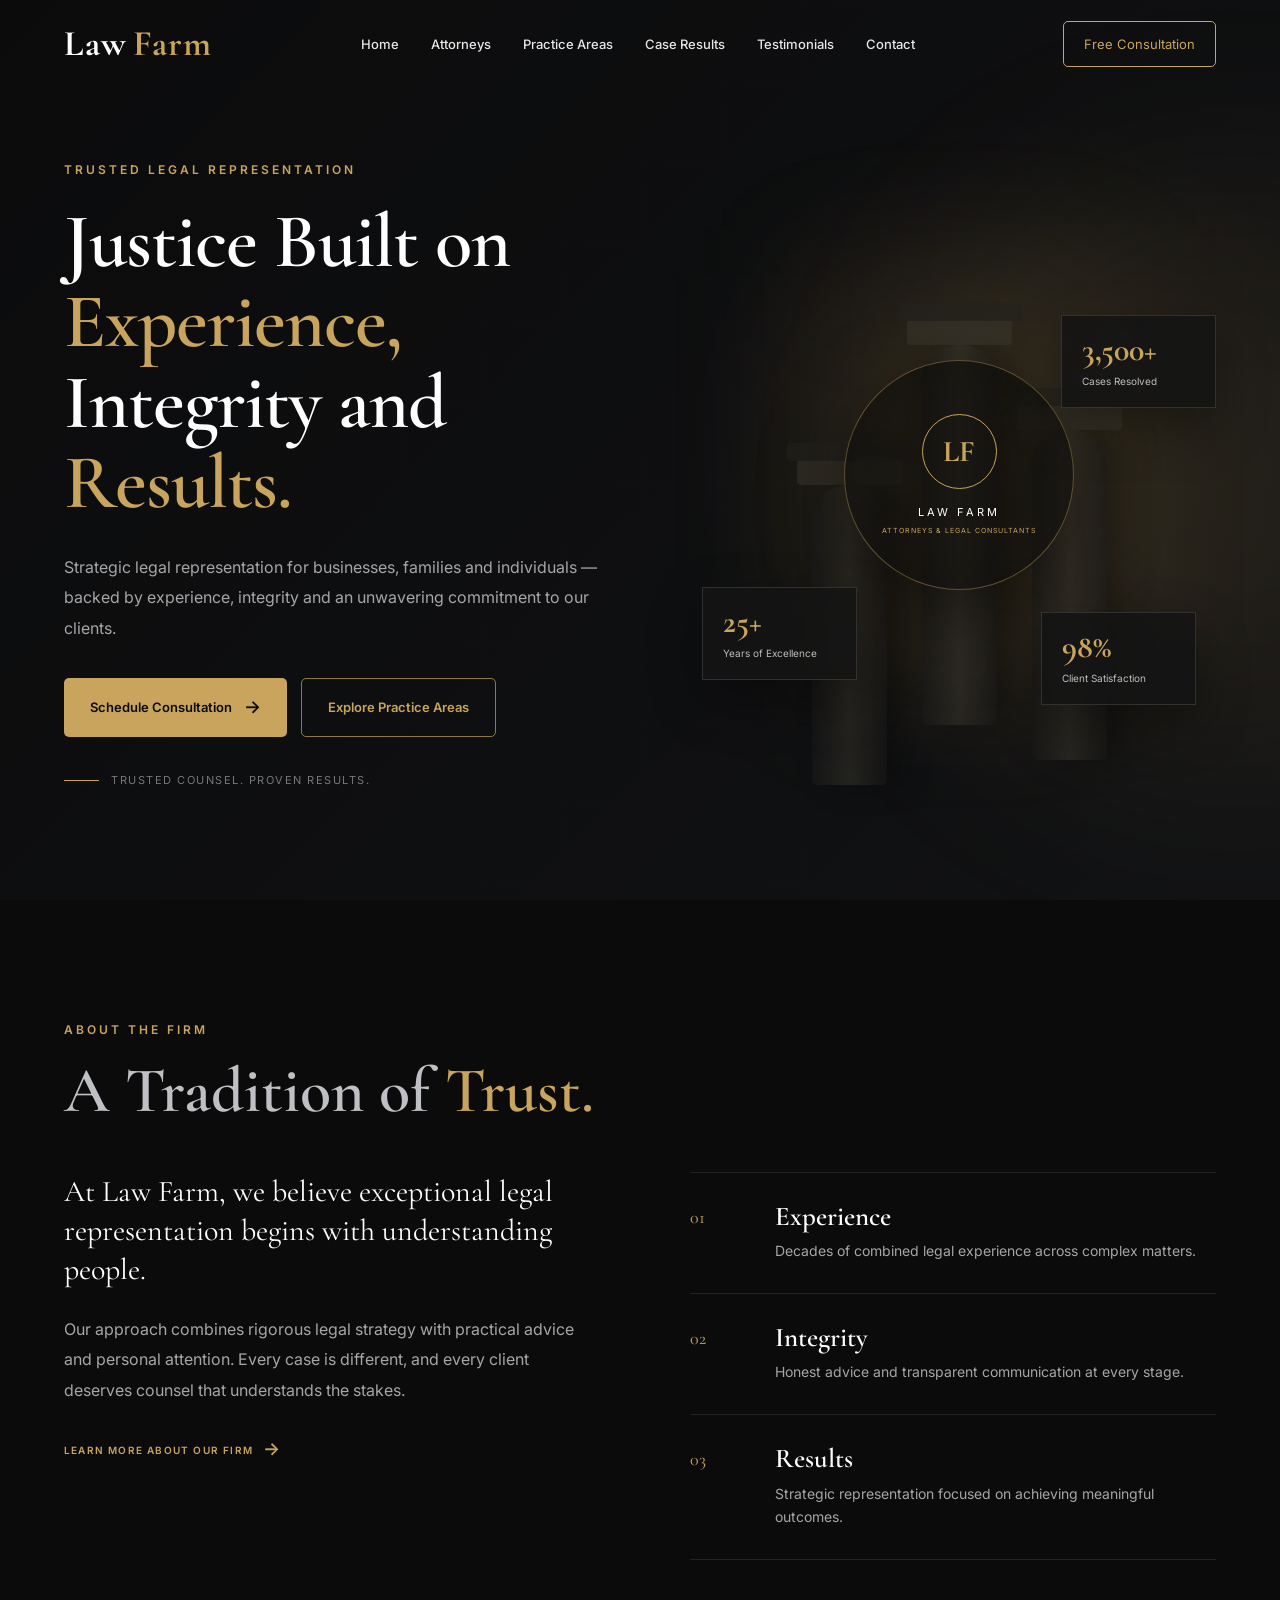
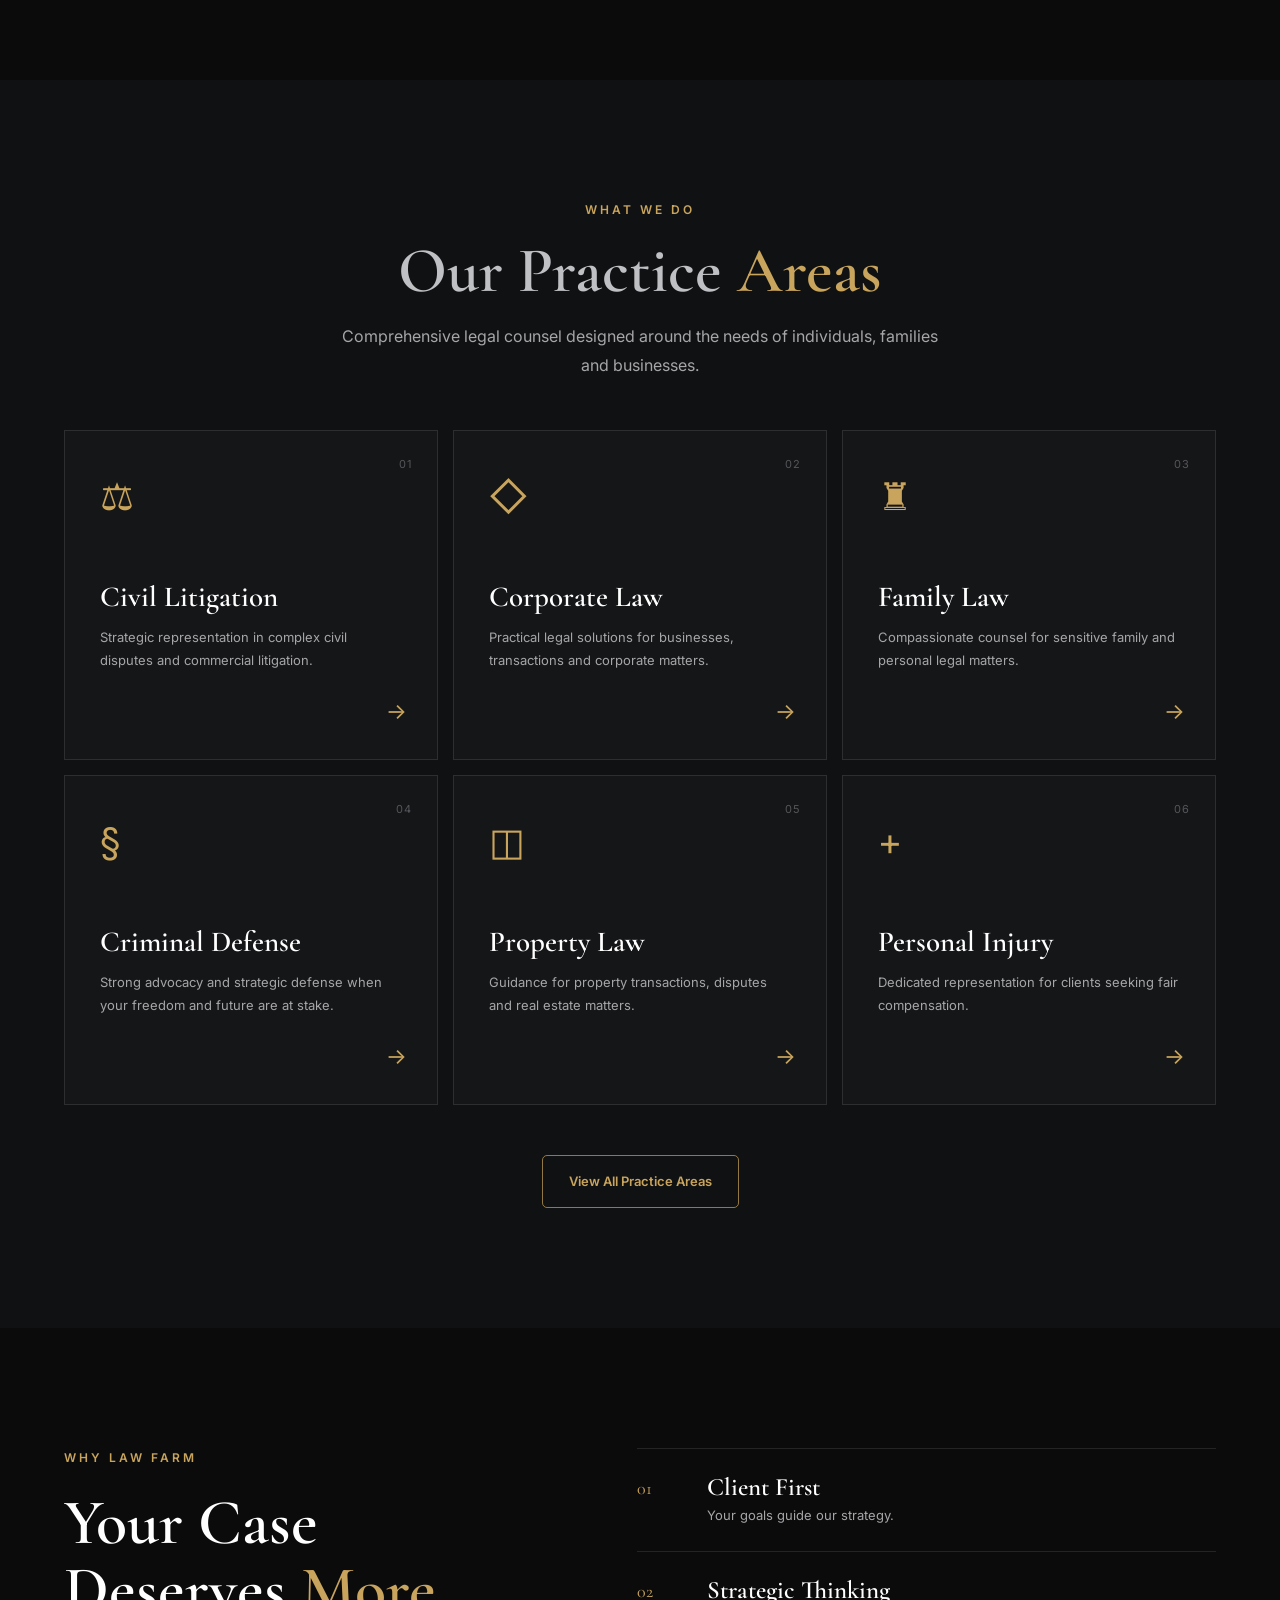
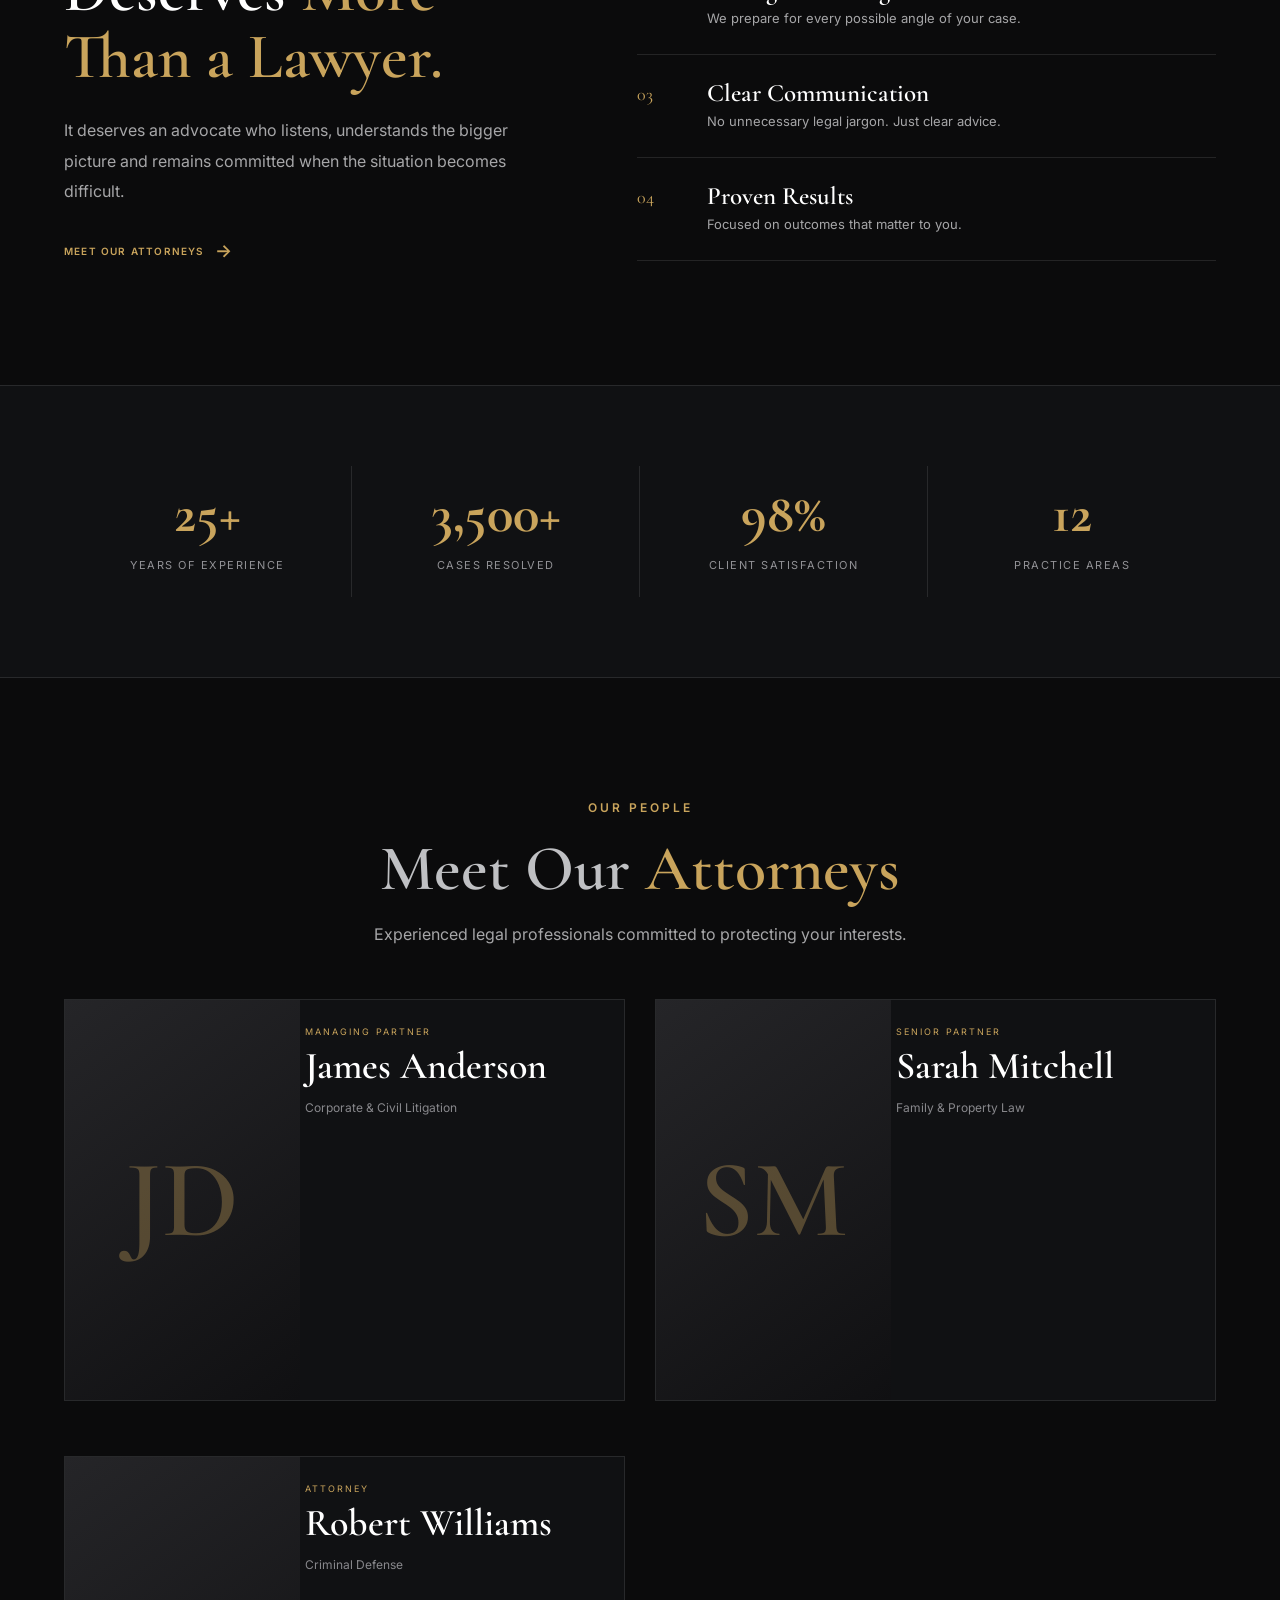
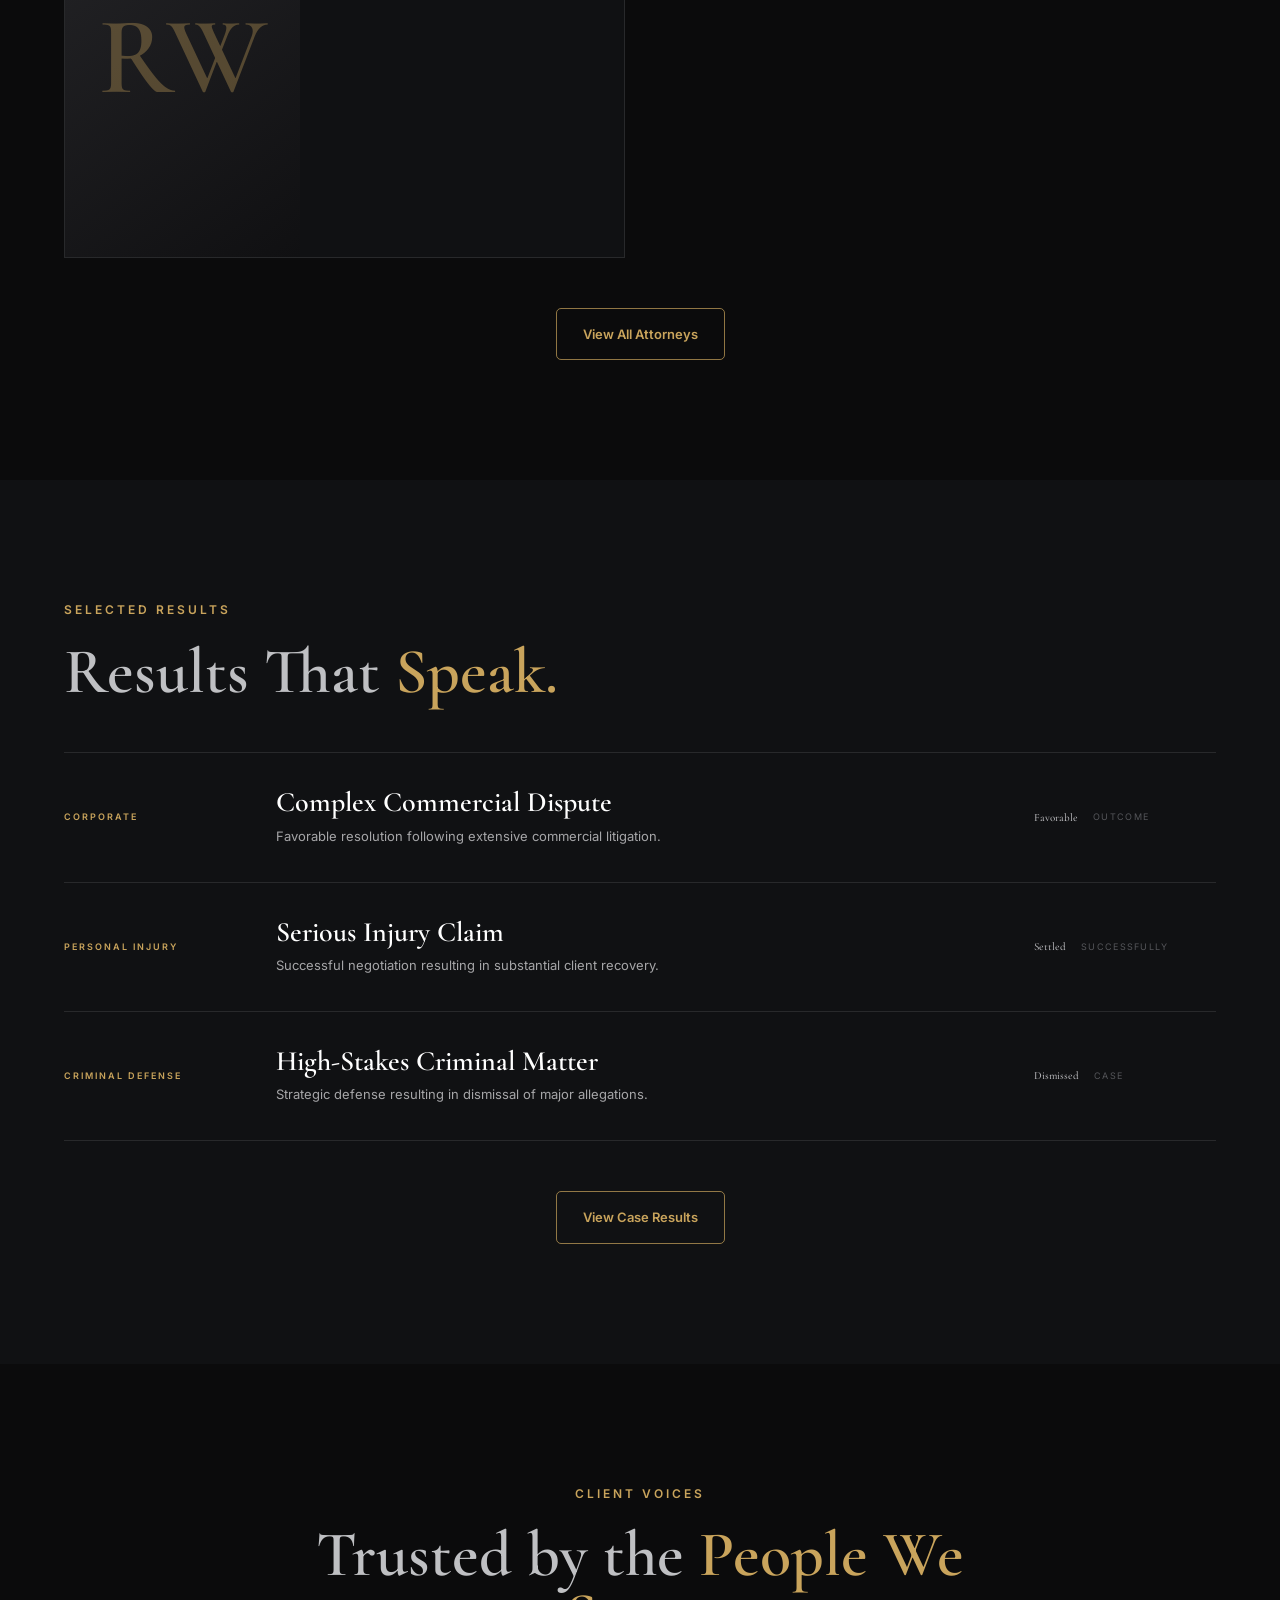
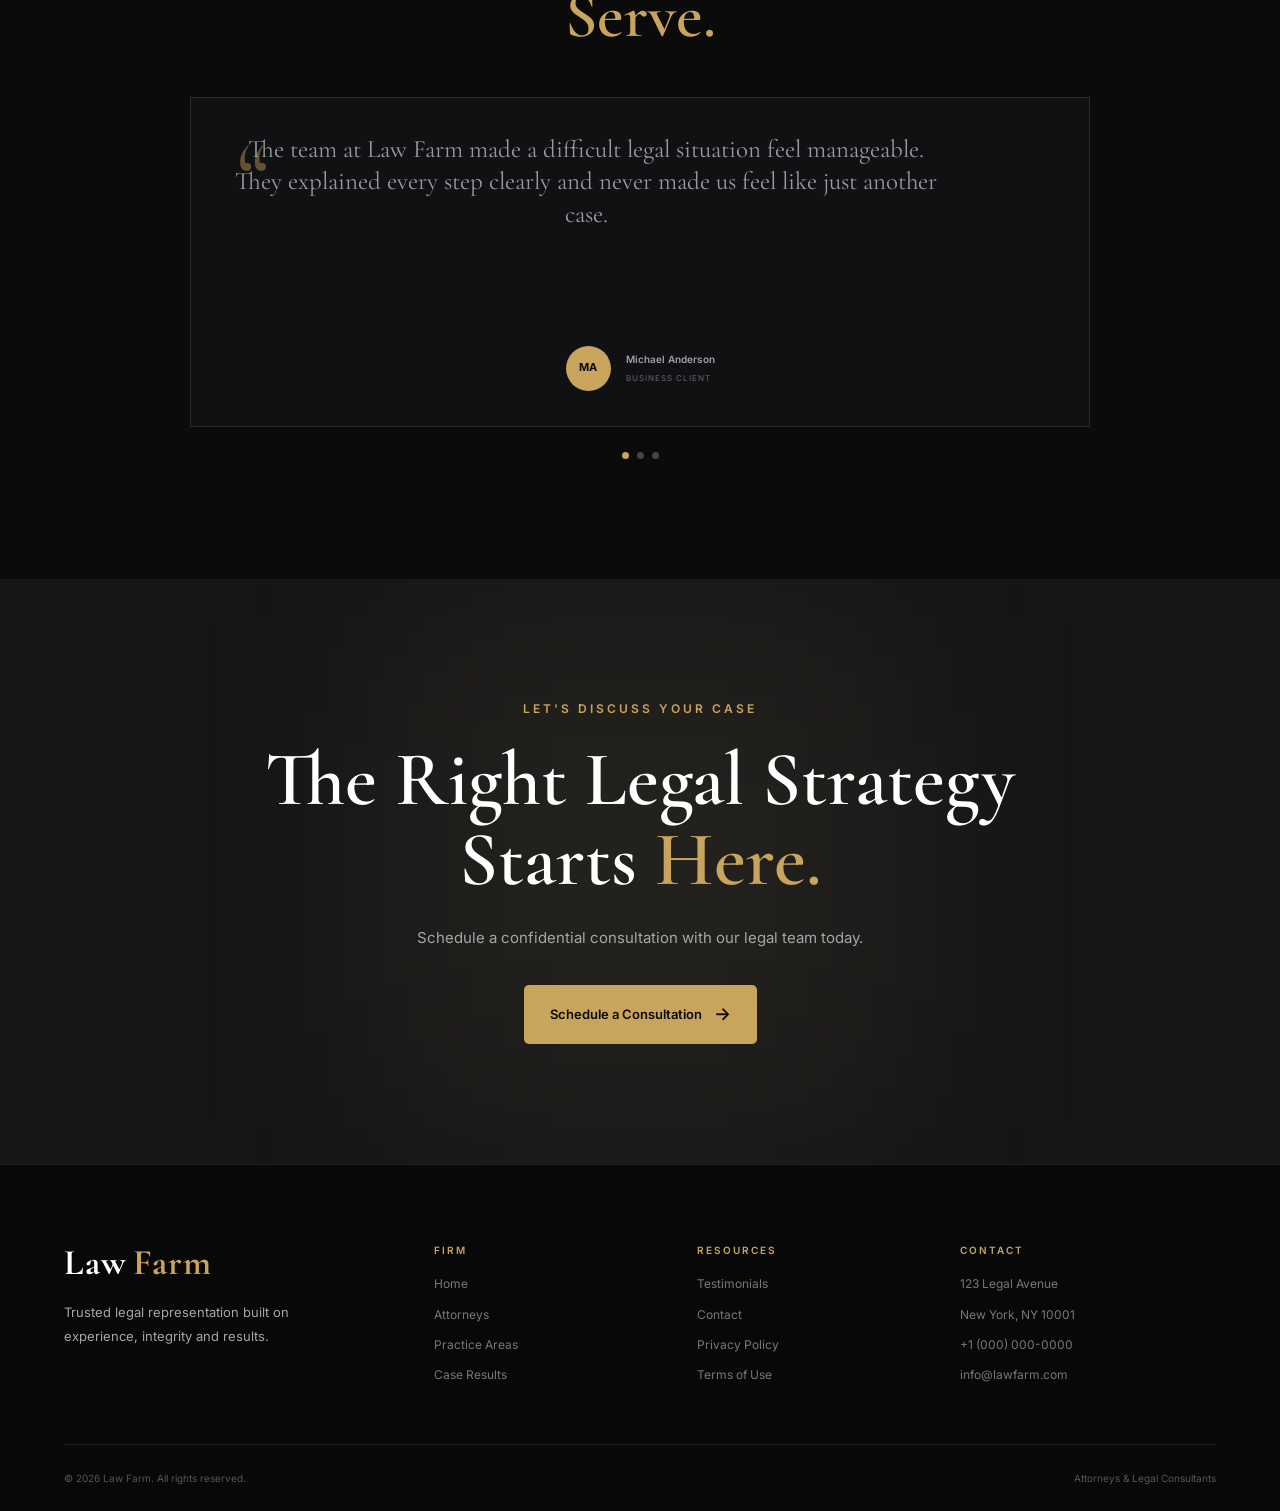
<file: frontend/index.html>
<!DOCTYPE html>
<html lang="en">

<head>

    <meta charset="UTF-8">


    <title>Law Farm | Trusted Legal Counsel & Representation</title>

    <meta
        name="description"
        content="Law Farm provides trusted legal counsel and representation across business, corporate, litigation, employment, family, and real estate matters."
    >

    <meta
        name="robots"
        content="index, follow"
    >

    <meta
        name="author"
        content="Law Farm"
    >

    <meta
        name="viewport"
        content="width=device-width, initial-scale=1.0"
    >

    <!-- =================================================
        SOCIAL SHARING / OPEN GRAPH
    ================================================= -->

    <meta
        property="og:type"
        content="website"
    >

    <meta
        property="og:title"
        content="Law Farm | Trusted Legal Counsel & Representation"
    >

    <meta
        property="og:description"
        content="Trusted legal counsel and representation for individuals and businesses."
    >

    <meta
        property="og:url"
        content="https://YOUR-DOMAIN.com/"
    >

    <meta
        property="og:image"
        content="https://YOUR-DOMAIN.com/assets/images/lawfarm-social.jpg"
    >

    <meta
        property="og:site_name"
        content="Law Farm"
    >


    <!-- =================================================
        TWITTER / X
    ================================================= -->

    <meta
        name="twitter:card"
        content="summary_large_image"
    >

    <meta
        name="twitter:title"
        content="Law Farm | Trusted Legal Counsel & Representation"
    >

    <meta
        name="twitter:description"
        content="Trusted legal counsel and representation for individuals and businesses."
    >

    <meta
        name="twitter:image"
        content="https://YOUR-DOMAIN.com/assets/images/lawfarm-social.jpg"
    >


    <!-- FAVICON -->

    <link
        rel="icon"
        type="image/png"
        href="assets/icons/favicon.png"
    >

    <!-- Google Fonts -->

    
    <link rel="preconnect" href="https://fonts.googleapis.com">

    <link rel="preconnect"
          href="https://fonts.gstatic.com"
          crossorigin>

    <link
        href="https://fonts.googleapis.com/css2?family=Cormorant+Garamond:wght@500;600;700&family=Inter:wght@300;400;500;600;700&display=swap"
        rel="stylesheet"
    >

    <!-- CSS -->
    <link rel="stylesheet" href="css/style.css">
    <link rel="stylesheet" href="css/responsive.css">
    <link rel="stylesheet" href="css/animations.css">

</head>


<body>


<!-- =====================================================
     SCROLL PROGRESS
===================================================== -->

<div
    class="scroll-progress"
    id="scroll-progress">
</div>


<!-- =====================================================
     HEADER
===================================================== -->

<header id="site-header">

    <div class="container header-container">


        <!-- LOGO -->

        <a href="index.html" class="logo">

            <span class="logo-main">
                Law
            </span>

            <span class="logo-accent">
                Farm
            </span>

        </a>


        <!-- DESKTOP NAVIGATION -->

        <nav id="main-navigation">

            <ul>

                <li>
                    <a href="index.html">
                        Home
                    </a>
                </li>

                <li>
                    <a href="attorneys.html">
                        Attorneys
                    </a>
                </li>

                <li>
                    <a href="practice-areas.html">
                        Practice Areas
                    </a>
                </li>

                <li>
                    <a href="case-results.html">
                        Case Results
                    </a>
                </li>

                <li>
                    <a href="testimonials.html">
                        Testimonials
                    </a>
                </li>

                <li>
                    <a href="contact.html">
                        Contact
                    </a>
                </li>

            </ul>

        </nav>


        <!-- CONSULTATION BUTTON -->

        <a
            href="contact.html"
            class="header-cta">

            Free Consultation

        </a>


        <!-- MOBILE MENU BUTTON -->

        <button
            class="menu-toggle"
            id="menu-toggle"
            aria-label="Open navigation menu"
            aria-expanded="false"
            aria-controls="main-navigation">

            <span></span>
            <span></span>
            <span></span>

        </button>

    </div>

</header>



<main>


<!-- =====================================================
     HERO SECTION
===================================================== -->

<section class="hero" id="home">

    <div class="hero-glow"></div>

    <div class="hero-grid"></div>


    <div class="container hero-container">


        <!-- HERO TEXT -->

        <div class="hero-content reveal">

            <p class="eyebrow">
                Trusted Legal Representation
            </p>


            <h1>

                Justice Built on

                <span>
                    Experience,
                </span>

                Integrity and

                <span>
                    Results.
                </span>

            </h1>


            <p class="hero-description">

                Strategic legal representation for
                businesses, families and individuals —
                backed by experience, integrity and an
                unwavering commitment to our clients.

            </p>


            <div class="hero-buttons">

                <a
                    href="contact.html"
                    class="btn btn-primary">

                    Schedule Consultation

                    <span class="btn-arrow">
                        →
                    </span>

                </a>


                <a
                    href="practice-areas.html"
                    class="btn btn-outline">

                    Explore Practice Areas

                </a>

            </div>


            <div class="hero-trust">

                <div class="trust-line"></div>

                <span>
                    Trusted counsel. Proven results.
                </span>

            </div>

        </div>



        <!-- HERO VISUAL -->

        <div class="hero-visual reveal-right">


            <div class="courthouse-glow"></div>


            <div class="legal-columns">

                <div class="column column-one"></div>

                <div class="column column-two"></div>

                <div class="column column-three"></div>

            </div>


            <div class="hero-emblem">

                <div class="emblem-ring">

                    <span>LF</span>

                </div>

                <p>
                    LAW FARM
                </p>

                <small>
                    ATTORNEYS & LEGAL CONSULTANTS
                </small>

            </div>


            <!-- STAT CARDS -->

            <div class="hero-stat stat-one">

                <strong>
                    25+
                </strong>

                <span>
                    Years of Excellence
                </span>

            </div>


            <div class="hero-stat stat-two">

                <strong>
                    3,500+
                </strong>

                <span>
                    Cases Resolved
                </span>

            </div>


            <div class="hero-stat stat-three">

                <strong>
                    98%
                </strong>

                <span>
                    Client Satisfaction
                </span>

            </div>

        </div>

    </div>

</section>



<!-- =====================================================
     ABOUT SECTION
===================================================== -->

<section class="about section" id="about">

    <div class="container">


        <div class="section-heading reveal">

            <p class="eyebrow">
                About The Firm
            </p>

            <h2>
                A Tradition of
                <span>Trust.</span>
            </h2>

        </div>


        <div class="about-grid">


            <div class="about-intro reveal">

                <p class="large-text">

                    At Law Farm, we believe exceptional
                    legal representation begins with
                    understanding people.

                </p>

                <p>

                    Our approach combines rigorous legal
                    strategy with practical advice and
                    personal attention. Every case is
                    different, and every client deserves
                    counsel that understands the stakes.

                </p>

                <a
                    href="contact.html"
                    class="text-link">

                    Learn More About Our Firm

                    <span>→</span>

                </a>

            </div>


            <div class="about-features reveal-right">


                <div class="feature">

                    <div class="feature-number">
                        01
                    </div>

                    <div>

                        <h3>
                            Experience
                        </h3>

                        <p>
                            Decades of combined legal
                            experience across complex
                            matters.
                        </p>

                    </div>

                </div>


                <div class="feature">

                    <div class="feature-number">
                        02
                    </div>

                    <div>

                        <h3>
                            Integrity
                        </h3>

                        <p>
                            Honest advice and transparent
                            communication at every stage.
                        </p>

                    </div>

                </div>


                <div class="feature">

                    <div class="feature-number">
                        03
                    </div>

                    <div>

                        <h3>
                            Results
                        </h3>

                        <p>
                            Strategic representation focused
                            on achieving meaningful outcomes.
                        </p>

                    </div>

                </div>


            </div>

        </div>

    </div>

</section>



<!-- =====================================================
     PRACTICE AREAS
===================================================== -->

<section class="practice section section-dark">

    <div class="container">


        <div class="section-heading centered reveal">

            <p class="eyebrow">
                What We Do
            </p>

            <h2>
                Our Practice
                <span>Areas</span>
            </h2>

            <p class="section-description">

                Comprehensive legal counsel designed
                around the needs of individuals,
                families and businesses.

            </p>

        </div>


        <div class="practice-grid">


            <a
                href="practice-areas.html"
                class="practice-card reveal">

                <span class="practice-number">
                    01
                </span>

                <div class="practice-icon">
                    ⚖
                </div>

                <h3>
                    Civil Litigation
                </h3>

                <p>
                    Strategic representation in
                    complex civil disputes and
                    commercial litigation.
                </p>

                <span class="card-arrow">
                    →
                </span>

            </a>


            <a
                href="practice-areas.html"
                class="practice-card reveal">

                <span class="practice-number">
                    02
                </span>

                <div class="practice-icon">
                    ◇
                </div>

                <h3>
                    Corporate Law
                </h3>

                <p>
                    Practical legal solutions for
                    businesses, transactions and
                    corporate matters.
                </p>

                <span class="card-arrow">
                    →
                </span>

            </a>


            <a
                href="practice-areas.html"
                class="practice-card reveal">

                <span class="practice-number">
                    03
                </span>

                <div class="practice-icon">
                    ♜
                </div>

                <h3>
                    Family Law
                </h3>

                <p>
                    Compassionate counsel for
                    sensitive family and personal
                    legal matters.
                </p>

                <span class="card-arrow">
                    →
                </span>

            </a>


            <a
                href="practice-areas.html"
                class="practice-card reveal">

                <span class="practice-number">
                    04
                </span>

                <div class="practice-icon">
                    §
                </div>

                <h3>
                    Criminal Defense
                </h3>

                <p>
                    Strong advocacy and strategic
                    defense when your freedom and
                    future are at stake.
                </p>

                <span class="card-arrow">
                    →
                </span>

            </a>


            <a
                href="practice-areas.html"
                class="practice-card reveal">

                <span class="practice-number">
                    05
                </span>

                <div class="practice-icon">
                    ◫
                </div>

                <h3>
                    Property Law
                </h3>

                <p>
                    Guidance for property transactions,
                    disputes and real estate matters.
                </p>

                <span class="card-arrow">
                    →
                </span>

            </a>


            <a
                href="practice-areas.html"
                class="practice-card reveal">

                <span class="practice-number">
                    06
                </span>

                <div class="practice-icon">
                    +
                </div>

                <h3>
                    Personal Injury
                </h3>

                <p>
                    Dedicated representation for clients
                    seeking fair compensation.
                </p>

                <span class="card-arrow">
                    →
                </span>

            </a>


        </div>


        <div class="center-button reveal">

            <a
                href="practice-areas.html"
                class="btn btn-outline">

                View All Practice Areas

            </a>

        </div>

    </div>

</section>



<!-- =====================================================
     WHY CHOOSE US
===================================================== -->

<section class="why-us section">

    <div class="container">


        <div class="why-grid">


            <div class="why-content reveal">

                <p class="eyebrow">
                    Why Law Farm
                </p>

                <h2>
                    Your Case Deserves
                    <span>More Than a Lawyer.</span>
                </h2>

                <p>

                    It deserves an advocate who listens,
                    understands the bigger picture and
                    remains committed when the situation
                    becomes difficult.

                </p>

                <a
                    href="attorneys.html"
                    class="text-link">

                    Meet Our Attorneys

                    <span>→</span>

                </a>

            </div>


            <div class="why-list reveal-right">


                <div class="why-item">

                    <span>
                        01
                    </span>

                    <div>

                        <h3>
                            Client First
                        </h3>

                        <p>
                            Your goals guide our strategy.
                        </p>

                    </div>

                </div>


                <div class="why-item">

                    <span>
                        02
                    </span>

                    <div>

                        <h3>
                            Strategic Thinking
                        </h3>

                        <p>
                            We prepare for every possible
                            angle of your case.
                        </p>

                    </div>

                </div>


                <div class="why-item">

                    <span>
                        03
                    </span>

                    <div>

                        <h3>
                            Clear Communication
                        </h3>

                        <p>
                            No unnecessary legal jargon.
                            Just clear advice.
                        </p>

                    </div>

                </div>


                <div class="why-item">

                    <span>
                        04
                    </span>

                    <div>

                        <h3>
                            Proven Results
                        </h3>

                        <p>
                            Focused on outcomes that
                            matter to you.
                        </p>

                    </div>

                </div>


            </div>

        </div>

    </div>

</section>



<!-- =====================================================
     STATISTICS
===================================================== -->

<section class="stats section-dark">

    <div class="container stats-grid">


        <div class="stat-box reveal">

            <strong
                class="counter"
                data-target="25">
                0
            </strong>

            <span>
                Years of Experience
            </span>

        </div>


        <div class="stat-box reveal">

            <strong>
                3,500+
            </strong>

            <span>
                Cases Resolved
            </span>

        </div>


        <div class="stat-box reveal">

            <strong>
                98%
            </strong>

            <span>
                Client Satisfaction
            </span>

        </div>


        <div class="stat-box reveal">

            <strong>
                12
            </strong>

            <span>
                Practice Areas
            </span>

        </div>

    </div>

</section>



<!-- =====================================================
     ATTORNEYS
===================================================== -->

<section class="attorneys section">

    <div class="container">


        <div class="section-heading centered reveal">

            <p class="eyebrow">
                Our People
            </p>

            <h2>
                Meet Our
                <span>Attorneys</span>
            </h2>

            <p class="section-description">

                Experienced legal professionals
                committed to protecting your interests.

            </p>

        </div>


        <div class="attorney-grid">


            <article class="attorney-card reveal">

                <div class="attorney-photo">

                    <div class="portrait-placeholder">
                        JD
                    </div>

                    <div class="attorney-overlay">
                        View Profile →
                    </div>

                </div>

                <div class="attorney-info">

                    <p>
                        MANAGING PARTNER
                    </p>

                    <h3>
                        James Anderson
                    </h3>

                    <span>
                        Corporate & Civil Litigation
                    </span>

                </div>

            </article>


            <article class="attorney-card reveal">

                <div class="attorney-photo">

                    <div class="portrait-placeholder">
                        SM
                    </div>

                    <div class="attorney-overlay">
                        View Profile →
                    </div>

                </div>

                <div class="attorney-info">

                    <p>
                        SENIOR PARTNER
                    </p>

                    <h3>
                        Sarah Mitchell
                    </h3>

                    <span>
                        Family & Property Law
                    </span>

                </div>

            </article>


            <article class="attorney-card reveal">

                <div class="attorney-photo">

                    <div class="portrait-placeholder">
                        RW
                    </div>

                    <div class="attorney-overlay">
                        View Profile →
                    </div>

                </div>

                <div class="attorney-info">

                    <p>
                        ATTORNEY
                    </p>

                    <h3>
                        Robert Williams
                    </h3>

                    <span>
                        Criminal Defense
                    </span>

                </div>

            </article>


        </div>


        <div class="center-button reveal">

            <a
                href="attorneys.html"
                class="btn btn-outline">

                View All Attorneys

            </a>

        </div>

    </div>

</section>



<!-- =====================================================
     CASE RESULTS
===================================================== -->

<section class="results section section-dark">

    <div class="container">


        <div class="section-heading reveal">

            <p class="eyebrow">
                Selected Results
            </p>

            <h2>
                Results That
                <span>Speak.</span>
            </h2>

        </div>


        <div class="results-list">


            <div class="result-item reveal">

                <div class="result-category">
                    CORPORATE
                </div>

                <div class="result-title">

                    <h3>
                        Complex Commercial Dispute
                    </h3>

                    <p>
                        Favorable resolution following
                        extensive commercial litigation.
                    </p>

                </div>

                <div class="result-outcome">

                    <strong>
                        Favorable
                    </strong>

                    <span>
                        Outcome
                    </span>

                </div>

            </div>


            <div class="result-item reveal">

                <div class="result-category">
                    PERSONAL INJURY
                </div>

                <div class="result-title">

                    <h3>
                        Serious Injury Claim
                    </h3>

                    <p>
                        Successful negotiation resulting
                        in substantial client recovery.
                    </p>

                </div>

                <div class="result-outcome">

                    <strong>
                        Settled
                    </strong>

                    <span>
                        Successfully
                    </span>

                </div>

            </div>


            <div class="result-item reveal">

                <div class="result-category">
                    CRIMINAL DEFENSE
                </div>

                <div class="result-title">

                    <h3>
                        High-Stakes Criminal Matter
                    </h3>

                    <p>
                        Strategic defense resulting in
                        dismissal of major allegations.
                    </p>

                </div>

                <div class="result-outcome">

                    <strong>
                        Dismissed
                    </strong>

                    <span>
                        Case
                    </span>

                </div>

            </div>


        </div>


        <div class="center-button reveal">

            <a
                href="case-results.html"
                class="btn btn-outline">

                View Case Results

            </a>

        </div>

    </div>

</section>



<!-- =====================================================
     TESTIMONIALS
===================================================== -->

<section class="testimonials section">

    <div class="container">


        <div class="section-heading centered reveal">

            <p class="eyebrow">
                Client Voices
            </p>

            <h2>
                Trusted by the
                <span>People We Serve.</span>
            </h2>

        </div>


        <div class="testimonial-card reveal">


            <div class="quote-mark">
                “
            </div>


            <blockquote>

                The team at Law Farm made a difficult
                legal situation feel manageable. They
                explained every step clearly and never
                made us feel like just another case.

            </blockquote>


            <div class="testimonial-author">

                <div class="author-avatar">
                    MA
                </div>

                <div>

                    <strong>
                        Michael Anderson
                    </strong>

                    <span>
                        Business Client
                    </span>

                </div>

            </div>

        </div>


        <div class="testimonial-dots">

            <span class="active"></span>
            <span></span>
            <span></span>

        </div>

    </div>

</section>



<!-- =====================================================
     CONSULTATION CTA
===================================================== -->

<section class="consultation">

    <div class="consultation-glow"></div>

    <div class="container consultation-container reveal">


        <p class="eyebrow">
            Let's Discuss Your Case
        </p>


        <h2>

            The Right Legal
            Strategy Starts
            <span>Here.</span>

        </h2>


        <p>

            Schedule a confidential consultation
            with our legal team today.

        </p>


        <a
            href="contact.html"
            class="btn btn-primary">

            Schedule a Consultation

            <span class="btn-arrow">
                →
            </span>

        </a>

    </div>

</section>



</main>



<!-- =====================================================
     FOOTER
===================================================== -->

<footer class="footer">

    <div class="container">


        <div class="footer-grid">


            <div class="footer-brand">

                <a
                    href="index.html"
                    class="logo">

                    <span class="logo-main">
                        Law
                    </span>

                    <span class="logo-accent">
                        Farm
                    </span>

                </a>


                <p>

                    Trusted legal representation
                    built on experience, integrity
                    and results.

                </p>

            </div>


            <div class="footer-column">

                <h3>
                    Firm
                </h3>

                <a href="index.html">
                    Home
                </a>

                <a href="attorneys.html">
                    Attorneys
                </a>

                <a href="practice-areas.html">
                    Practice Areas
                </a>

                <a href="case-results.html">
                    Case Results
                </a>

            </div>


            <div class="footer-column">

                <h3>
                    Resources
                </h3>

                <a href="testimonials.html">
                    Testimonials
                </a>

                <a href="contact.html">
                    Contact
                </a>

                <a href="#">
                    Privacy Policy
                </a>

                <a href="#">
                    Terms of Use
                </a>

            </div>


            <div class="footer-column">

                <h3>
                    Contact
                </h3>

                <p>
                    123 Legal Avenue
                </p>

                <p>
                    New York, NY 10001
                </p>

                <a href="tel:+10000000000">
                    +1 (000) 000-0000
                </a>

                <a href="mailto:info@lawfarm.com">
                    info@lawfarm.com
                </a>

            </div>


        </div>


        <div class="footer-bottom">

            <p>
                © 2026 Law Farm.
                All rights reserved.
            </p>

            <p>
                Attorneys & Legal Consultants
            </p>

        </div>

    </div>

</footer>



<!-- JAVASCRIPT -->

<script src="js/main.js"></script>

<script src="js/animation.js"></script>


</body>

</html>
</file>
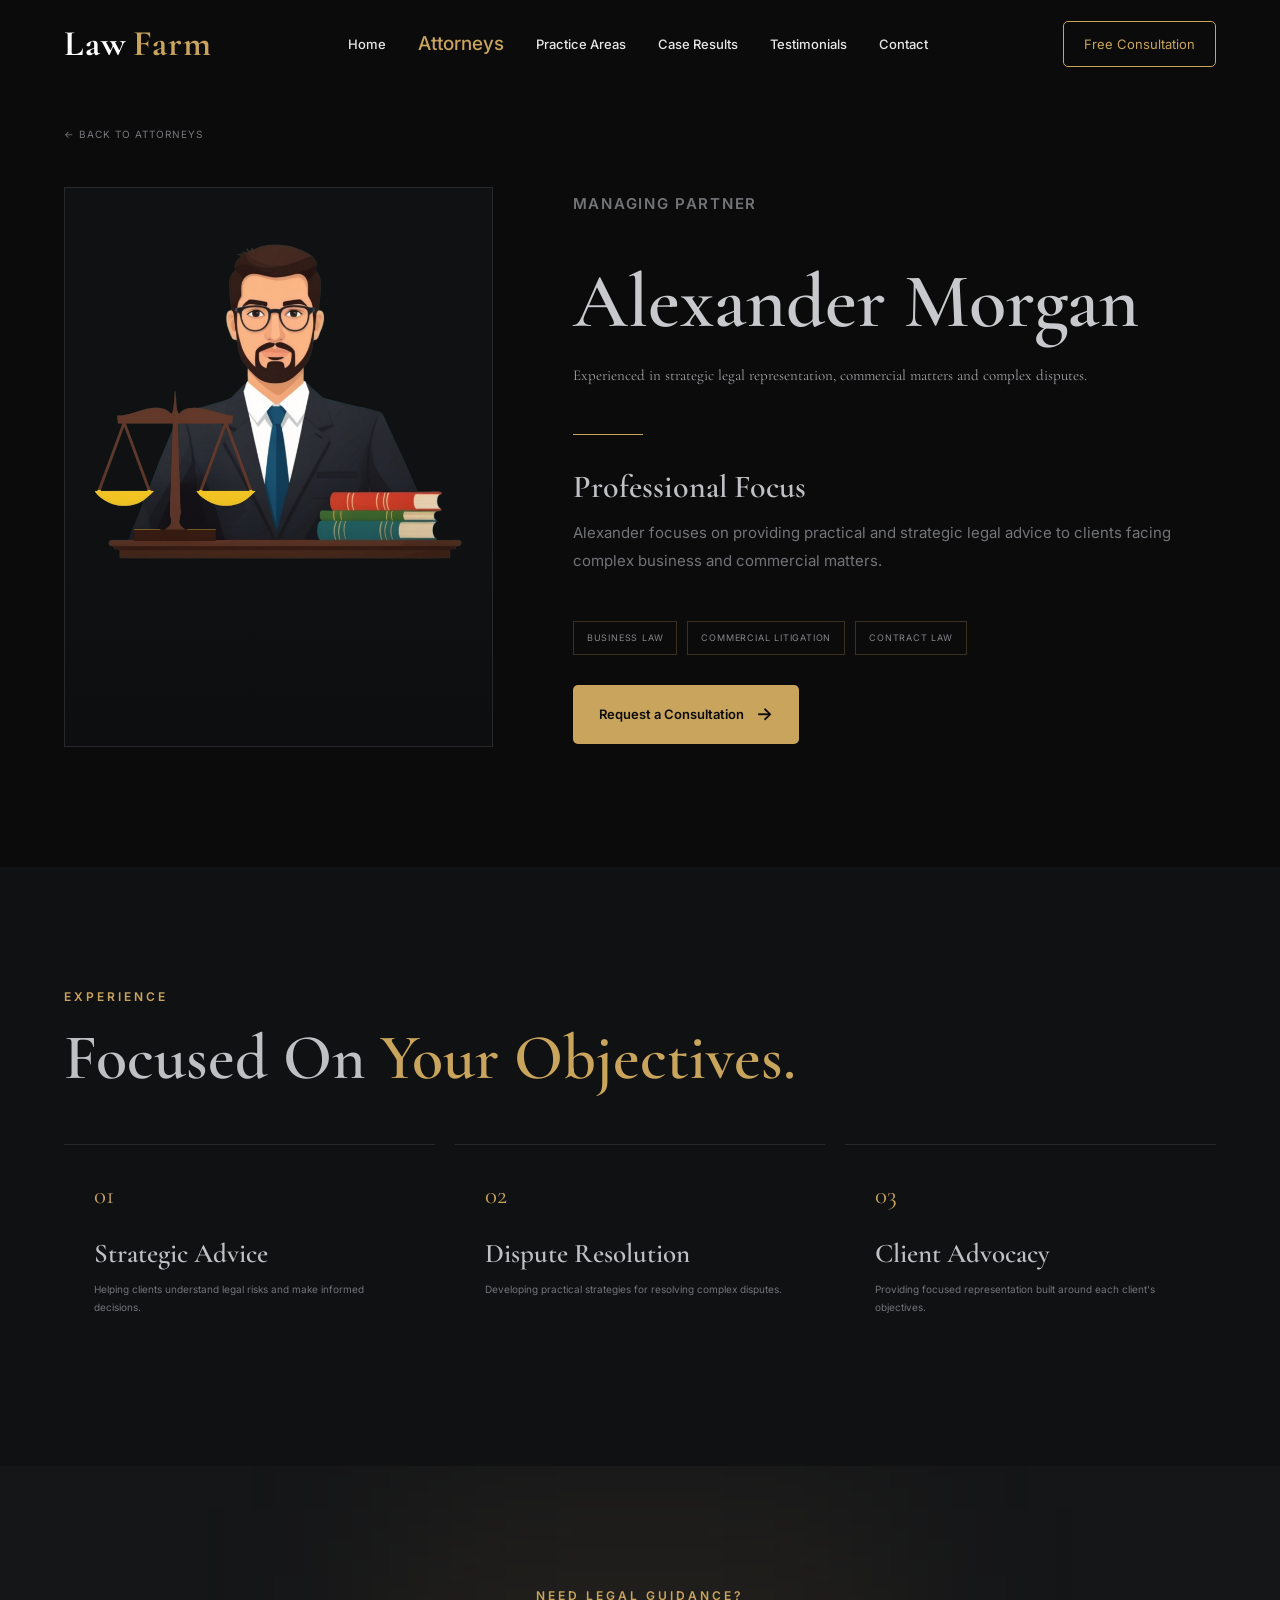
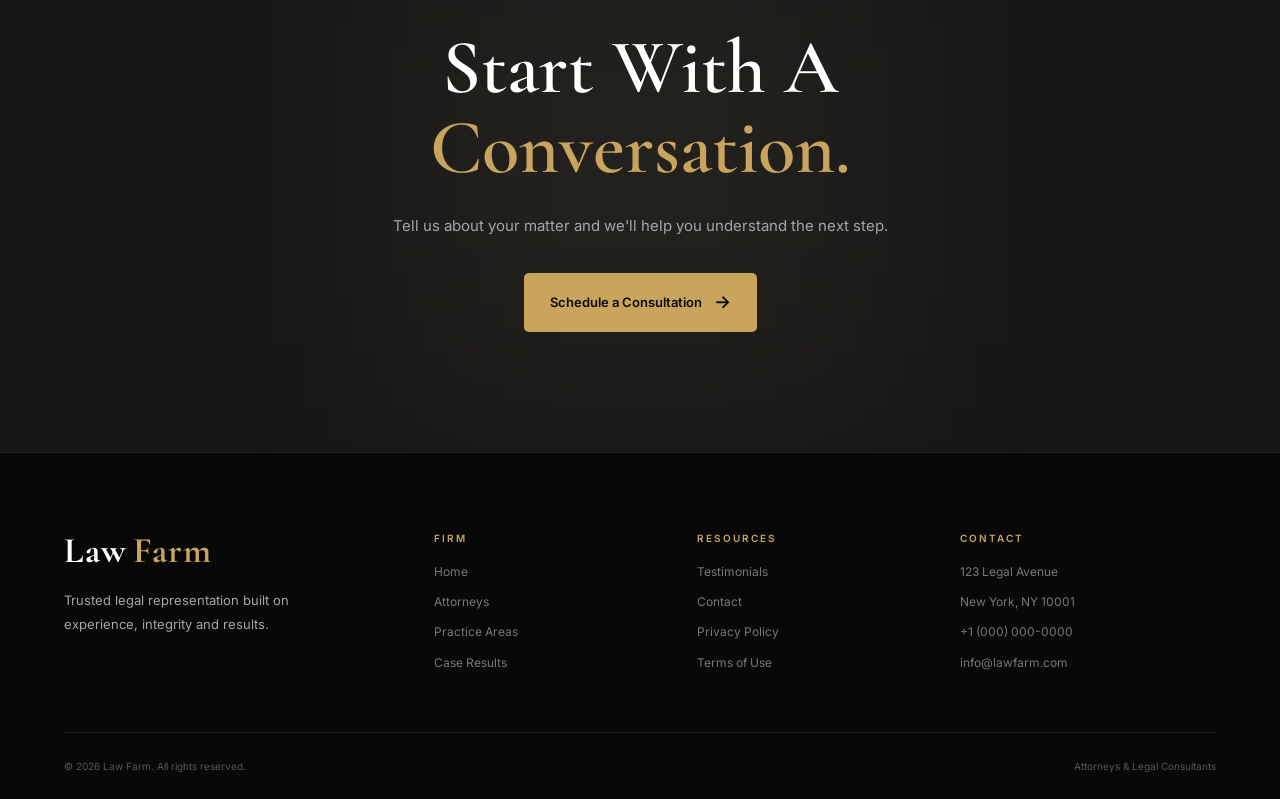
<file: frontend/attorney-profile.html>
<!DOCTYPE html>
<html lang="en">

<head>

    <meta charset="UTF-8">

    <meta
        name="viewport"
        content="width=device-width, initial-scale=1.0">

    <meta
        name="description"
        content="Attorney profile | Law Farm">

    <title>Attorney Profile | Law Farm</title>


    <link
        rel="preconnect"
        href="https://fonts.googleapis.com">

    <link
        rel="preconnect"
        href="https://fonts.gstatic.com"
        crossorigin>

    <link
        href="https://fonts.googleapis.com/css2?family=Cormorant+Garamond:wght@500;600;700&family=Inter:wght@300;400;500;600;700&display=swap"
        rel="stylesheet">


    <link
        rel="stylesheet"
        href="css/style.css">

    <link
        rel="stylesheet"
        href="css/responsive.css">

    <link
        rel="stylesheet"
        href="css/animations.css">

</head>


<body>


<!-- =====================================================
     HEADER
===================================================== -->

<header id="site-header">

    <div class="container header-container">


        <a
            href="index.html"
            class="logo">

            <span class="logo-main">
                Law
            </span>

            <span class="logo-accent">
                Farm
            </span>

        </a>


        <nav id="main-navigation">

            <ul>

                <li>
                    <a href="index.html">
                        Home
                    </a>
                </li>

                <li>
                    <a
                        href="attorneys.html"
                        class="active-page">
                        Attorneys
                    </a>
                </li>

                <li>
                    <a href="practice-areas.html">
                        Practice Areas
                    </a>
                </li>

                <li>
                    <a href="case-results.html">
                        Case Results
                    </a>
                </li>

                <li>
                    <a href="testimonials.html">
                        Testimonials
                    </a>
                </li>

                <li>
                    <a href="contact.html">
                        Contact
                    </a>
                </li>

            </ul>

        </nav>


        <a
            href="contact.html"
            class="header-cta">

            Free Consultation

        </a>


        <button
            class="menu-toggle"
            id="menu-toggle"
            aria-label="Open navigation menu"
            aria-expanded="false"
            aria-controls="main-navigation">

            <span></span>
            <span></span>
            <span></span>

        </button>

    </div>

</header>



<main>


<!-- =====================================================
     ATTORNEY PROFILE
===================================================== -->

<section class="attorney-profile-section section">

    <div class="container">


        <a
            href="attorneys.html"
            class="back-link">

            ← Back to Attorneys

        </a>


        <div class="attorney-profile-layout">


            <!-- PROFILE IMAGE -->

            <div class="attorney-profile-image reveal">

                <img
                    id="profile-image"
                    src="images/attorneys/attorney-01.png"
                    alt="Attorney profile illustration">

            </div>



            <!-- PROFILE INFORMATION -->

            <div class="attorney-profile-content reveal-right">


                <p
                    class="attorney-role"
                    id="profile-role">

                    MANAGING PARTNER

                </p>


                <h1 id="profile-name">

                    Alexander Morgan

                </h1>


                <p
                    class="profile-summary"
                    id="profile-summary">

                    Experienced in strategic legal
                    representation, commercial matters
                    and complex disputes.

                </p>


                <div class="profile-divider"></div>


                <h2>
                    Professional Focus
                </h2>


                <p id="profile-description">

                    Alexander focuses on providing
                    practical and strategic legal advice
                    to clients facing complex business
                    and commercial matters.

                </p>


                <div class="profile-specialties">

                    <span>
                        Business Law
                    </span>

                    <span>
                        Commercial Litigation
                    </span>

                    <span>
                        Contract Law
                    </span>

                </div>


                <a
                    href="contact.html"
                    class="btn btn-primary">

                    Request a Consultation

                    <span class="btn-arrow">
                        →
                    </span>

                </a>

            </div>

        </div>

    </div>

</section>



<!-- =====================================================
     EXPERIENCE
===================================================== -->

<section class="attorney-experience section section-dark">

    <div class="container">


        <div class="section-heading reveal">

            <p class="eyebrow">
                Experience
            </p>

            <h2>

                Focused On
                <span>Your Objectives.</span>

            </h2>

        </div>


        <div class="experience-grid">


            <div class="experience-item reveal">

                <span>
                    01
                </span>

                <h3>
                    Strategic Advice
                </h3>

                <p>

                    Helping clients understand
                    legal risks and make informed
                    decisions.

                </p>

            </div>


            <div class="experience-item reveal">

                <span>
                    02
                </span>

                <h3>
                    Dispute Resolution
                </h3>

                <p>

                    Developing practical strategies
                    for resolving complex disputes.

                </p>

            </div>


            <div class="experience-item reveal">

                <span>
                    03
                </span>

                <h3>
                    Client Advocacy
                </h3>

                <p>

                    Providing focused representation
                    built around each client's
                    objectives.

                </p>

            </div>


        </div>

    </div>

</section>



<!-- =====================================================
     CTA
===================================================== -->

<section class="consultation">

    <div class="consultation-glow"></div>


    <div
        class="container consultation-container reveal">

        <p class="eyebrow">
            Need Legal Guidance?
        </p>


        <h2>

            Start With A
            <span>Conversation.</span>

        </h2>


        <p>

            Tell us about your matter and
            we'll help you understand the next step.

        </p>


        <a
            href="contact.html"
            class="btn btn-primary">

            Schedule a Consultation

            <span class="btn-arrow">
                →
            </span>

        </a>

    </div>

</section>


</main>



<!-- =====================================================
     FOOTER
===================================================== -->

<footer class="footer">

    <div class="container">


        <div class="footer-grid">


            <div class="footer-brand">

                <a
                    href="index.html"
                    class="logo">

                    <span class="logo-main">
                        Law
                    </span>

                    <span class="logo-accent">
                        Farm
                    </span>

                </a>

                <p>

                    Trusted legal representation
                    built on experience, integrity
                    and results.

                </p>

            </div>


            <div class="footer-column">

                <h3>
                    Firm
                </h3>

                <a href="index.html">
                    Home
                </a>

                <a href="attorneys.html">
                    Attorneys
                </a>

                <a href="practice-areas.html">
                    Practice Areas
                </a>

                <a href="case-results.html">
                    Case Results
                </a>

            </div>


            <div class="footer-column">

                <h3>
                    Resources
                </h3>

                <a href="testimonials.html">
                    Testimonials
                </a>

                <a href="contact.html">
                    Contact
                </a>

                <a href="#">
                    Privacy Policy
                </a>

                <a href="#">
                    Terms of Use
                </a>

            </div>


            <div class="footer-column">

                <h3>
                    Contact
                </h3>

                <p>
                    123 Legal Avenue
                </p>

                <p>
                    New York, NY 10001
                </p>

                <a href="tel:+10000000000">
                    +1 (000) 000-0000
                </a>

                <a href="mailto:info@lawfarm.com">
                    info@lawfarm.com
                </a>

            </div>


        </div>


        <div class="footer-bottom">

            <p>
                © 2026 Law Farm.
                All rights reserved.
            </p>

            <p>
                Attorneys & Legal Consultants
            </p>

        </div>

    </div>

</footer>



<script src="js/main.js"></script>

<script src="js/animation.js"></script>

<script src="js/attorney-profile.js"></script>


</body>

</html>
</file>
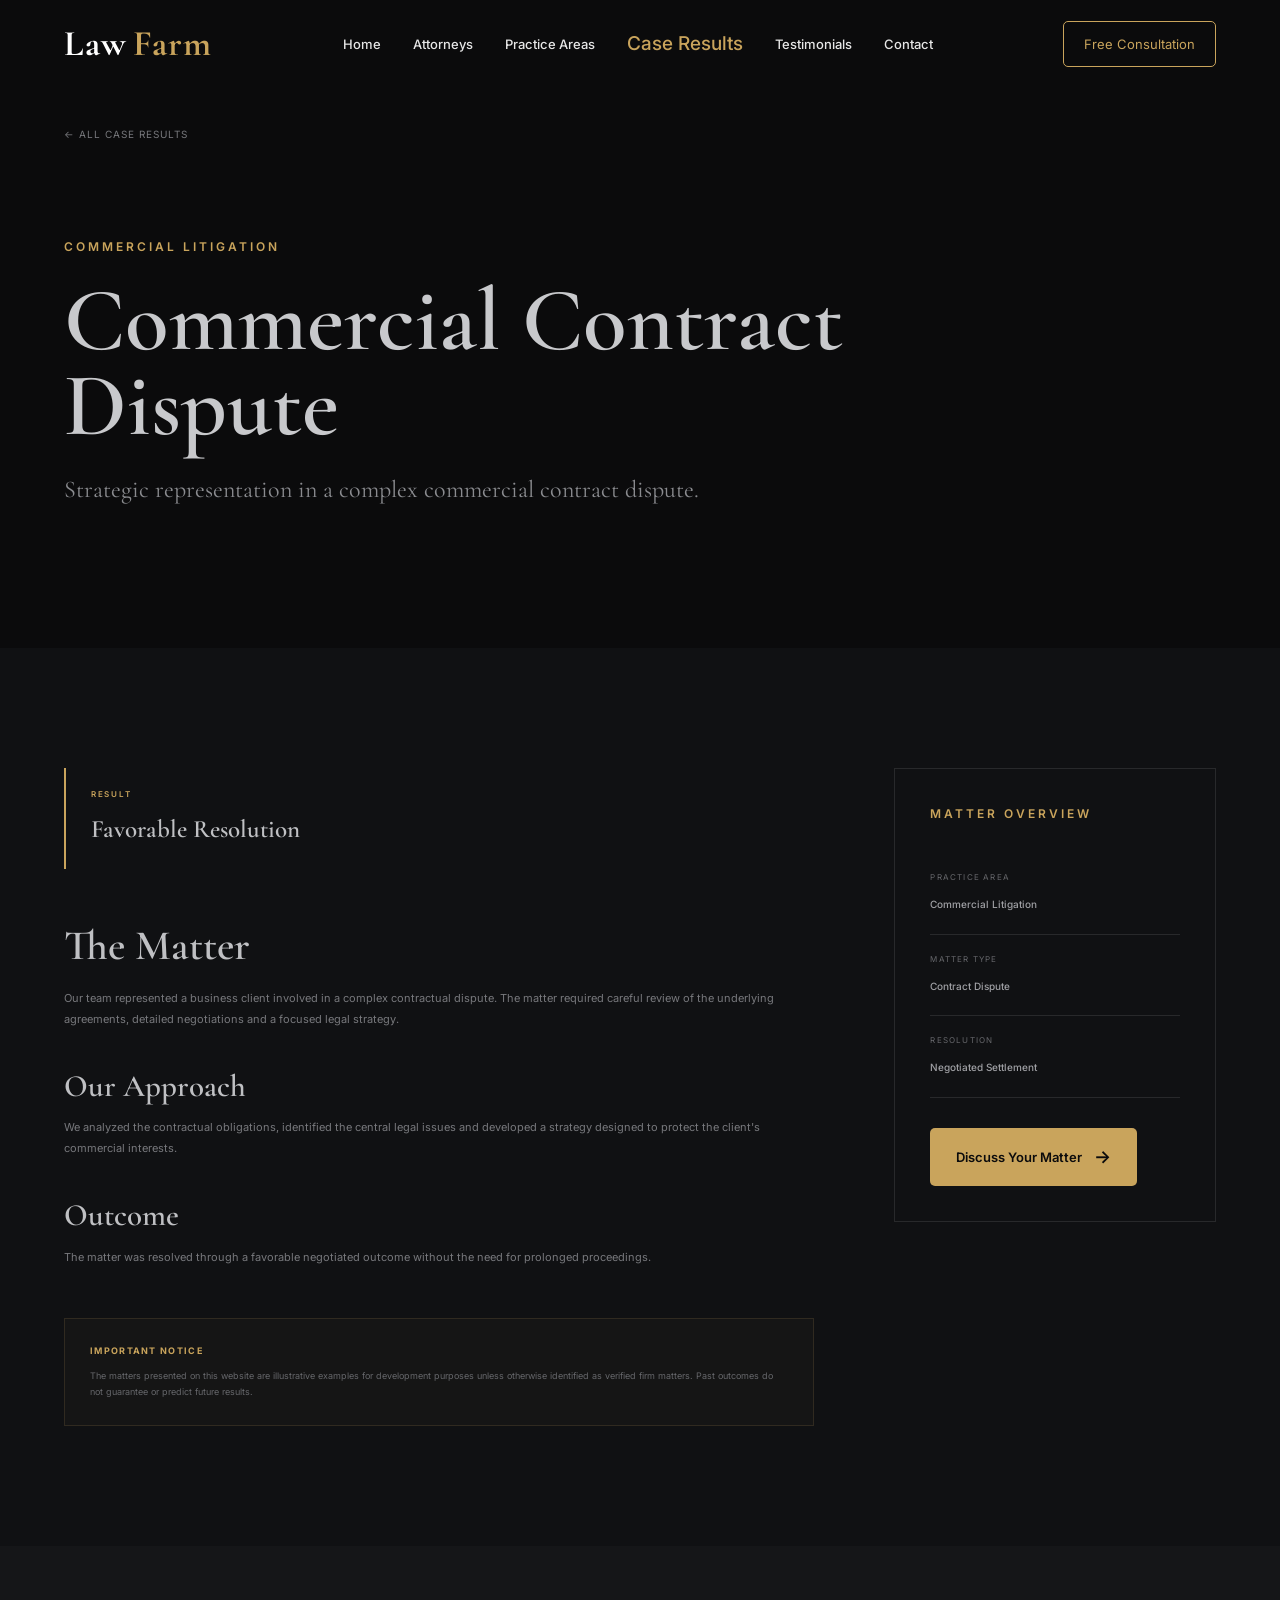
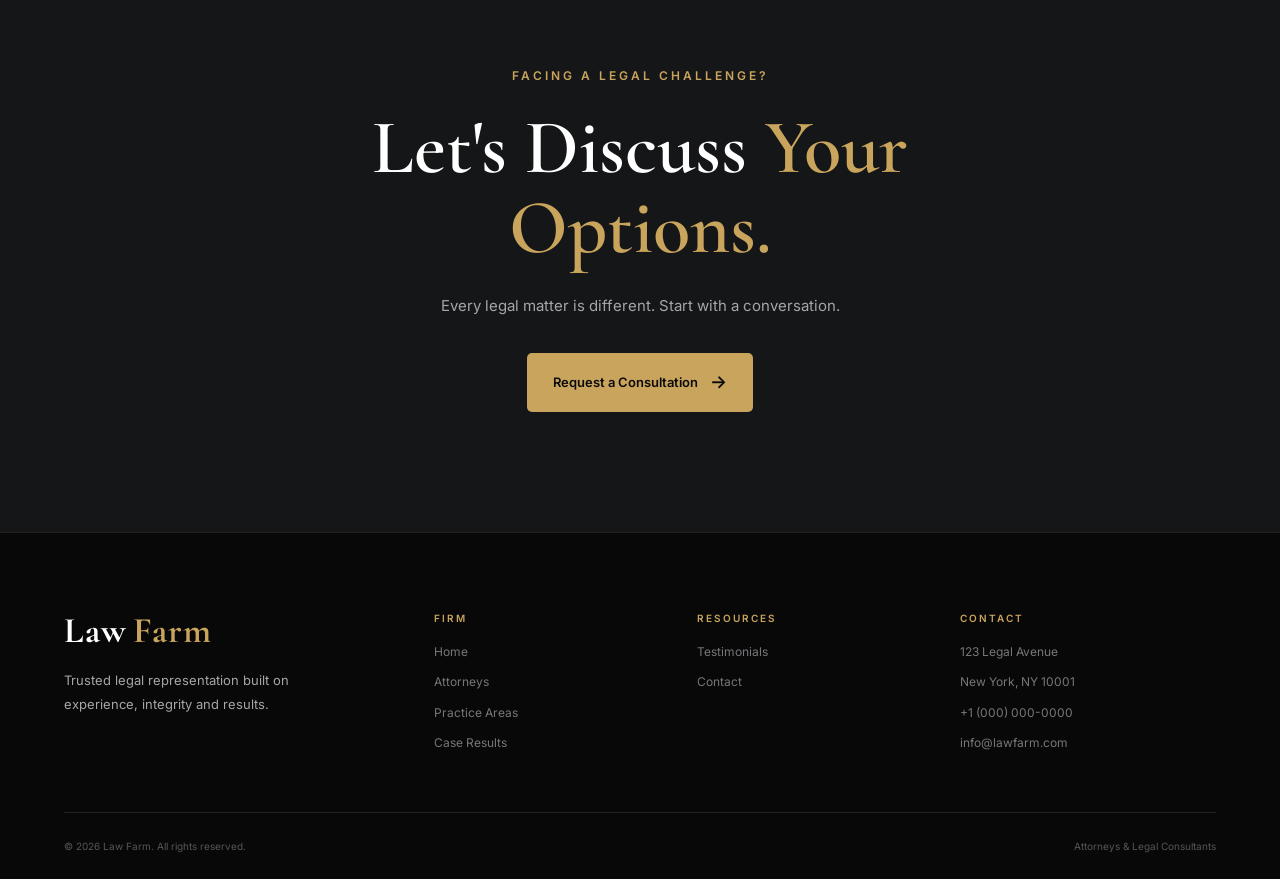
<file: frontend/case-result.html>
<!DOCTYPE html>
<html lang="en">

<head>

    <meta charset="UTF-8">

    <meta
        name="viewport"
        content="width=device-width, initial-scale=1.0">

    <meta
        name="description"
        content="Case Result | Law Farm">

    <title>Case Result | Law Farm</title>


    <link
        rel="preconnect"
        href="https://fonts.googleapis.com">

    <link
        rel="preconnect"
        href="https://fonts.gstatic.com"
        crossorigin>

    <link
        href="https://fonts.googleapis.com/css2?family=Cormorant+Garamond:wght@500;600;700&family=Inter:wght@300;400;500;600;700&display=swap"
        rel="stylesheet">


    <link
        rel="stylesheet"
        href="css/style.css">

    <link
        rel="stylesheet"
        href="css/responsive.css">

    <link
        rel="stylesheet"
        href="css/animations.css">

</head>


<body>


<!-- =====================================================
     HEADER
===================================================== -->

<header id="site-header">

    <div class="container header-container">


        <a
            href="index.html"
            class="logo">

            <span class="logo-main">
                Law
            </span>

            <span class="logo-accent">
                Farm
            </span>

        </a>


        <nav id="main-navigation">

            <ul>

                <li>
                    <a href="index.html">
                        Home
                    </a>
                </li>

                <li>
                    <a href="attorneys.html">
                        Attorneys
                    </a>
                </li>

                <li>
                    <a href="practice-areas.html">
                        Practice Areas
                    </a>
                </li>

                <li>
                    <a
                        href="case-results.html"
                        class="active-page">

                        Case Results

                    </a>
                </li>

                <li>
                    <a href="testimonials.html">
                        Testimonials
                    </a>
                </li>

                <li>
                    <a href="contact.html">
                        Contact
                    </a>
                </li>

            </ul>

        </nav>


        <a
            href="contact.html"
            class="header-cta">

            Free Consultation

        </a>


        <button
            class="menu-toggle"
            id="menu-toggle"
            aria-label="Open navigation menu"
            aria-expanded="false"
            aria-controls="main-navigation">

            <span></span>
            <span></span>
            <span></span>

        </button>

    </div>

</header>



<main>


<!-- =====================================================
     CASE RESULT HERO
===================================================== -->

<section class="case-detail-hero section">

    <div class="container">


        <a
            href="case-results.html"
            class="back-link">

            ← All Case Results

        </a>


        <div class="case-detail-heading reveal">


            <p
                class="eyebrow"
                id="case-category">

                COMMERCIAL LITIGATION

            </p>


            <h1 id="case-title">

                Commercial Contract Dispute

            </h1>


            <p
                class="case-intro"
                id="case-intro">

                Strategic representation in a complex
                commercial contract dispute.

            </p>

        </div>

    </div>

</section>



<!-- =====================================================
     CASE RESULT CONTENT
===================================================== -->

<section class="case-detail-content section section-dark">

    <div class="container">


        <div class="case-detail-layout">


            <article class="case-main reveal">


                <div class="case-result-highlight">

                    <span>
                        RESULT
                    </span>

                    <strong id="case-result">

                        Favorable Resolution

                    </strong>

                </div>


                <h2>
                    The Matter
                </h2>


                <p id="case-description">

                    Our team represented a business client
                    involved in a complex contractual dispute.
                    The matter required careful review of the
                    underlying agreements, detailed negotiations
                    and a focused legal strategy.

                </p>


                <h3>
                    Our Approach
                </h3>


                <p id="case-approach">

                    We analyzed the contractual obligations,
                    identified the central legal issues and
                    developed a strategy designed to protect
                    the client's commercial interests.

                </p>


                <h3>
                    Outcome
                </h3>


                <p id="case-outcome">

                    The matter was resolved through a favorable
                    negotiated outcome without the need for
                    prolonged proceedings.

                </p>


                <div class="case-disclaimer">

                    <strong>
                        Important Notice
                    </strong>

                    <p>

                        The matters presented on this website
                        are illustrative examples for development
                        purposes unless otherwise identified as
                        verified firm matters. Past outcomes do
                        not guarantee or predict future results.

                    </p>

                </div>


            </article>



            <aside class="case-sidebar reveal-right">


                <div class="case-sidebar-card">


                    <p class="eyebrow">
                        Matter Overview
                    </p>


                    <div class="case-meta">

                        <div>

                            <span>
                                Practice Area
                            </span>

                            <strong id="case-meta-area">
                                Commercial Litigation
                            </strong>

                        </div>


                        <div>

                            <span>
                                Matter Type
                            </span>

                            <strong id="case-meta-type">
                                Contract Dispute
                            </strong>

                        </div>


                        <div>

                            <span>
                                Resolution
                            </span>

                            <strong id="case-meta-resolution">
                                Negotiated Settlement
                            </strong>

                        </div>

                    </div>


                    <a
                        href="contact.html"
                        class="btn btn-primary">

                        Discuss Your Matter

                        <span class="btn-arrow">
                            →
                        </span>

                    </a>


                </div>

            </aside>

        </div>

    </div>

</section>



<!-- =====================================================
     CTA
===================================================== -->

<section class="consultation">

    <div class="container consultation-container reveal">


        <p class="eyebrow">
            Facing A Legal Challenge?
        </p>


        <h2>

            Let's Discuss
            <span>Your Options.</span>

        </h2>


        <p>

            Every legal matter is different.
            Start with a conversation.

        </p>


        <a
            href="contact.html"
            class="btn btn-primary">

            Request a Consultation

            <span class="btn-arrow">
                →
            </span>

        </a>

    </div>

</section>


</main>



<!-- =====================================================
     FOOTER
===================================================== -->

<footer class="footer">

    <div class="container">


        <div class="footer-grid">


            <div class="footer-brand">

                <a
                    href="index.html"
                    class="logo">

                    <span class="logo-main">
                        Law
                    </span>

                    <span class="logo-accent">
                        Farm
                    </span>

                </a>


                <p>

                    Trusted legal representation
                    built on experience, integrity
                    and results.

                </p>

            </div>


            <div class="footer-column">

                <h3>
                    Firm
                </h3>

                <a href="index.html">
                    Home
                </a>

                <a href="attorneys.html">
                    Attorneys
                </a>

                <a href="practice-areas.html">
                    Practice Areas
                </a>

                <a href="case-results.html">
                    Case Results
                </a>

            </div>


            <div class="footer-column">

                <h3>
                    Resources
                </h3>

                <a href="testimonials.html">
                    Testimonials
                </a>

                <a href="contact.html">
                    Contact
                </a>

            </div>


            <div class="footer-column">

                <h3>
                    Contact
                </h3>

                <p>
                    123 Legal Avenue
                </p>

                <p>
                    New York, NY 10001
                </p>

                <a href="tel:+10000000000">
                    +1 (000) 000-0000
                </a>

                <a href="mailto:info@lawfarm.com">
                    info@lawfarm.com
                </a>

            </div>


        </div>


        <div class="footer-bottom">

            <p>
                © 2026 Law Farm.
                All rights reserved.
            </p>

            <p>
                Attorneys & Legal Consultants
            </p>

        </div>

    </div>

</footer>



<script src="js/main.js"></script>

<script src="js/animation.js"></script>

<script src="js/case-result.js"></script>


</body>

</html>
</file>
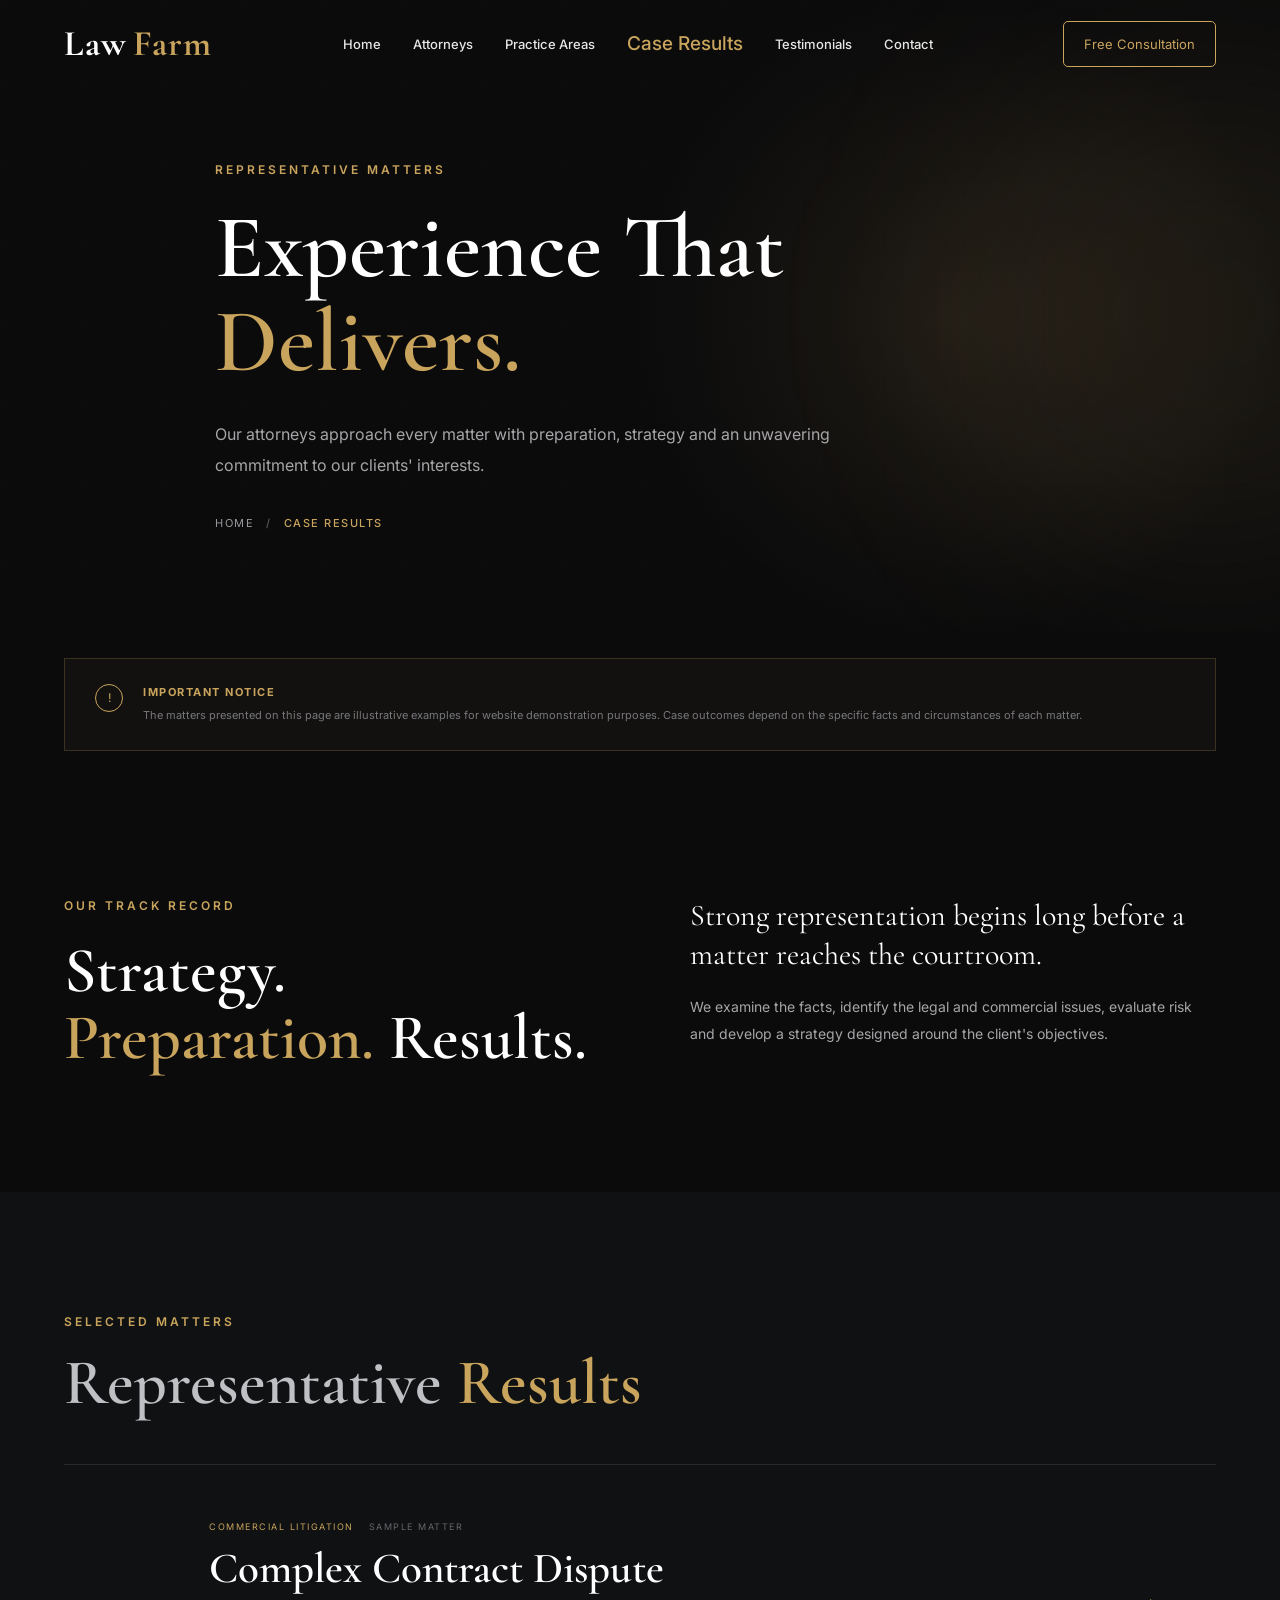
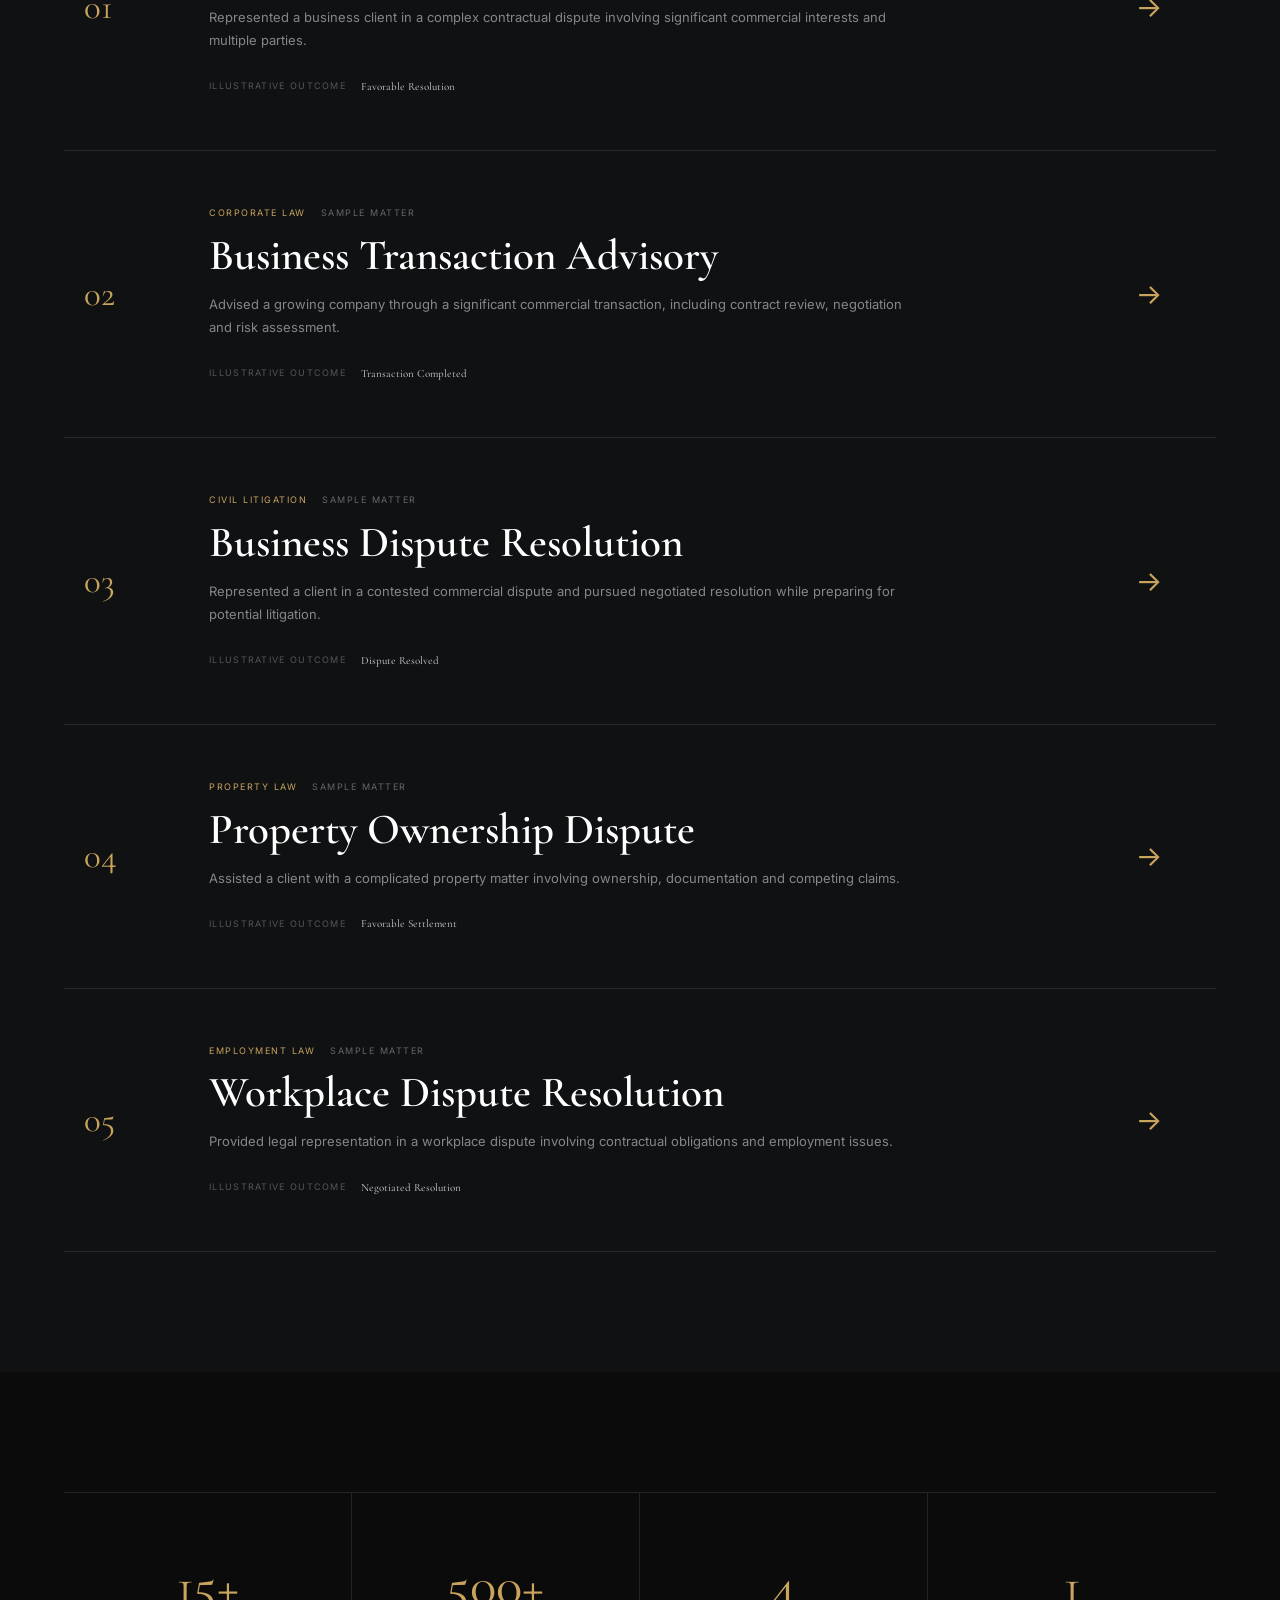
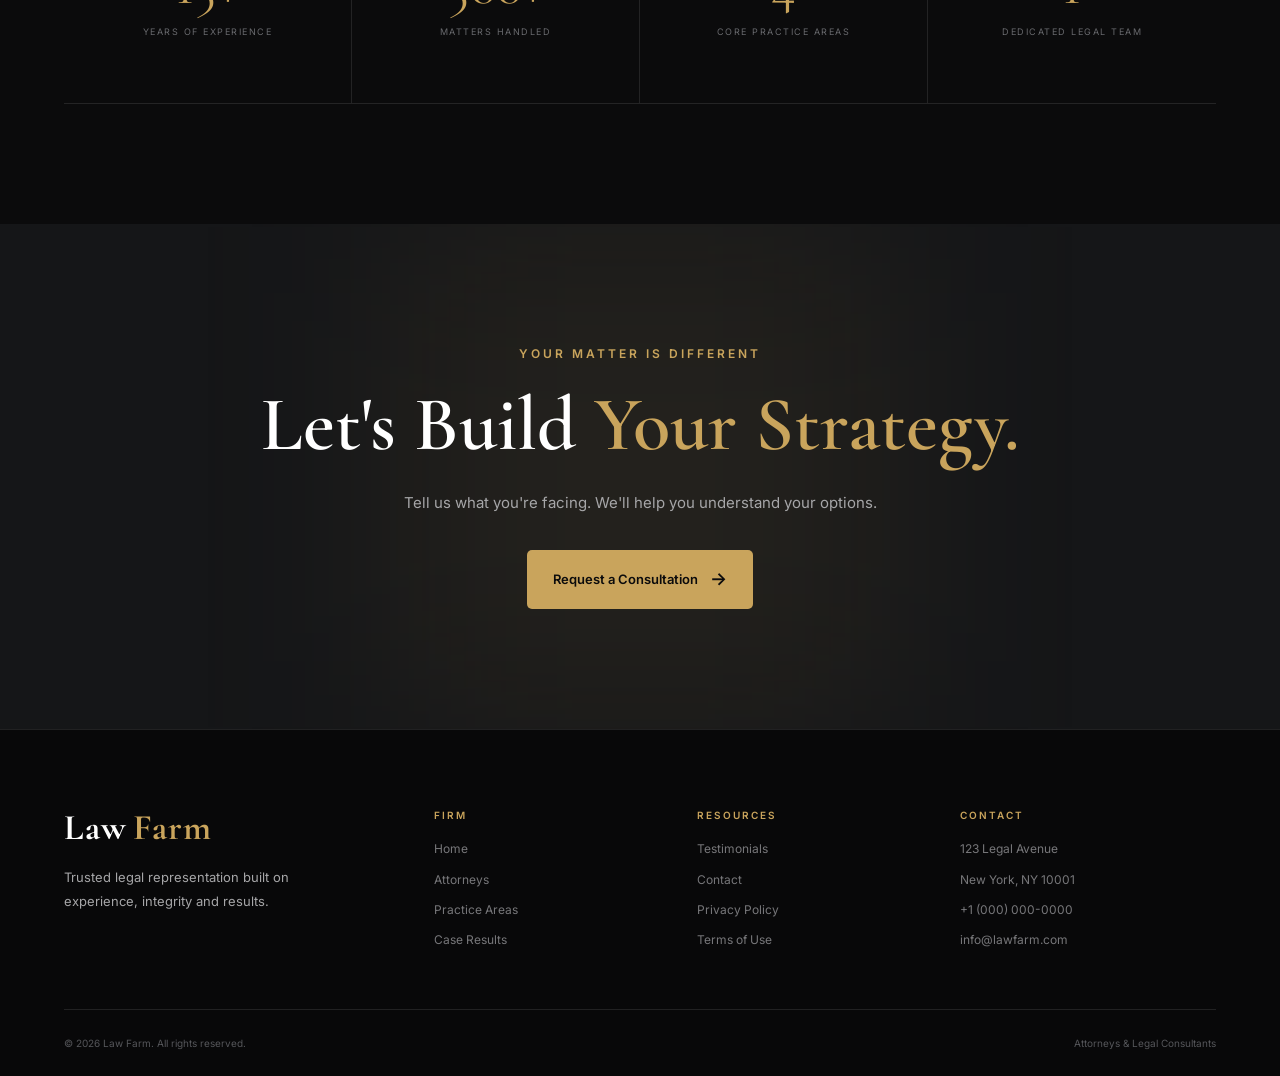
<file: frontend/case-results.html>
<!DOCTYPE html>
<html lang="en">

<head>

    <meta charset="UTF-8">

    <meta
        name="viewport"
        content="width=device-width, initial-scale=1.0">

    <meta
        name="description"
        content="Explore representative case results and legal matters handled by Law Farm.">

    <title>Case Results | Law Farm</title>


    <meta
        name="robots"
        content="index, follow"
    >

    <meta
        name="author"
        content="Law Farm"
    >

   
    <!-- =================================================
        SOCIAL SHARING / OPEN GRAPH
    ================================================= -->

    <meta
        property="og:type"
        content="website"
    >

    <meta
        property="og:title"
        content="Law Farm | Trusted Legal Counsel & Representation"
    >

    <meta
        property="og:description"
        content="Trusted legal counsel and representation for individuals and businesses."
    >

    <meta
        property="og:url"
        content="https://YOUR-DOMAIN.com/"
    >

    <meta
        property="og:image"
        content="https://YOUR-DOMAIN.com/assets/images/lawfarm-social.jpg"
    >

    <meta
        property="og:site_name"
        content="Law Farm"
    >


    <!-- =================================================
        TWITTER / X
    ================================================= -->

    <meta
        name="twitter:card"
        content="summary_large_image"
    >

    <meta
        name="twitter:title"
        content="Law Farm | Trusted Legal Counsel & Representation"
    >

    <meta
        name="twitter:description"
        content="Trusted legal counsel and representation for individuals and businesses."
    >

    <meta
        name="twitter:image"
        content="https://YOUR-DOMAIN.com/assets/images/lawfarm-social.jpg"
    >

    <!-- FAVICON -->

    <link
        rel="icon"
        type="image/png"
        href="assets/icons/favicon.png"
    >

    <!-- GOOGLE FONTS -->

    <link
        rel="preconnect"
        href="https://fonts.googleapis.com">

    <link
        rel="preconnect"
        href="https://fonts.gstatic.com"
        crossorigin>

    <link
        href="https://fonts.googleapis.com/css2?family=Cormorant+Garamond:wght@500;600;700&family=Inter:wght@300;400;500;600;700&display=swap"
        rel="stylesheet">


    <!-- WEBSITE CSS -->

    <link
        rel="stylesheet"
        href="css/style.css">

    <link
        rel="stylesheet"
        href="css/responsive.css">

    <link
        rel="stylesheet"
        href="css/animations.css">

</head>


<body>


<!-- =====================================================
     SCROLL PROGRESS
===================================================== -->

<div
    class="scroll-progress"
    id="scroll-progress">
</div>



<!-- =====================================================
     HEADER
===================================================== -->

<header id="site-header">

    <div class="container header-container">


        <!-- LOGO -->

        <a
            href="index.html"
            class="logo">

            <span class="logo-main">
                Law
            </span>

            <span class="logo-accent">
                Farm
            </span>

        </a>



        <!-- NAVIGATION -->

        <nav id="main-navigation">

            <ul>

                <li>
                    <a href="index.html">
                        Home
                    </a>
                </li>

                <li>
                    <a href="attorneys.html">
                        Attorneys
                    </a>
                </li>

                <li>
                    <a href="practice-areas.html">
                        Practice Areas
                    </a>
                </li>

                <li>
                    <a
                        href="case-results.html"
                        class="active-page">
                        Case Results
                    </a>
                </li>

                <li>
                    <a href="testimonials.html">
                        Testimonials
                    </a>
                </li>

                <li>
                    <a href="contact.html">
                        Contact
                    </a>
                </li>

            </ul>

        </nav>



        <!-- HEADER CTA -->

        <a
            href="contact.html"
            class="header-cta">

            Free Consultation

        </a>



        <!-- MOBILE MENU -->

        <button
            class="menu-toggle"
            id="menu-toggle"
            aria-label="Open navigation menu"
            aria-expanded="false"
            aria-controls="main-navigation">

            <span></span>
            <span></span>
            <span></span>

        </button>

    </div>

</header>



<main>



<!-- =====================================================
     PAGE HERO
===================================================== -->

<section class="page-hero results-hero">

    <div class="page-hero-glow"></div>

    <div class="page-hero-grid"></div>


    <div
        class="container page-hero-content reveal">


        <p class="eyebrow">
            Representative Matters
        </p>


        <h1>

            Experience That
            <span>Delivers.</span>

        </h1>


        <p>

            Our attorneys approach every matter with
            preparation, strategy and an unwavering
            commitment to our clients' interests.

        </p>


        <div class="breadcrumb">

            <a href="index.html">
                Home
            </a>

            <span>
                /
            </span>

            <strong>
                Case Results
            </strong>

        </div>

    </div>

</section>



<!-- =====================================================
     DISCLAIMER
===================================================== -->

<section class="results-disclaimer">

    <div class="container">

        <div class="results-disclaimer-box">

            <span class="disclaimer-icon">
                !
            </span>

            <div>

                <strong>
                    Important Notice
                </strong>

                <p>

                    The matters presented on this page
                    are illustrative examples for website
                    demonstration purposes. Case outcomes
                    depend on the specific facts and
                    circumstances of each matter.

                </p>

            </div>

        </div>

    </div>

</section>



<!-- =====================================================
     RESULTS INTRO
===================================================== -->

<section class="results-intro section">

    <div class="container">


        <div class="results-intro-grid">


            <div class="reveal">

                <p class="eyebrow">
                    Our Track Record
                </p>

                <h2>

                    Strategy.
                    <span>Preparation.</span>
                    Results.

                </h2>

            </div>


            <div class="reveal-right">

                <p class="large-text">

                    Strong representation begins long
                    before a matter reaches the courtroom.

                </p>

                <p>

                    We examine the facts, identify the
                    legal and commercial issues, evaluate
                    risk and develop a strategy designed
                    around the client's objectives.

                </p>

            </div>

        </div>

    </div>

</section>



<!-- =====================================================
     FEATURED RESULTS
===================================================== -->

<section class="featured-results section section-dark">

    <div class="container">


        <div class="section-heading reveal">

            <p class="eyebrow">
                Selected Matters
            </p>

            <h2>

                Representative
                <span>Results</span>

            </h2>

        </div>



        <div class="results-list">


            <!-- RESULT 01 -->

            <article
                class="result-card featured reveal"
                onclick="window.location.href='case-result.html?case=commercial'"
                role="link"
                tabindex="0"
                onkeydown="if(event.key === 'Enter' || event.key === ' ') { window.location.href='case-result.html?case=commercial'; }">


                <div class="result-card-number">
                    01
                </div>


                <div class="result-card-main">

                    <div class="result-meta">

                        <span>
                            Commercial Litigation
                        </span>

                        <span>
                            Sample Matter
                        </span>

                    </div>


                    <h3>

                        Complex Contract
                        Dispute

                    </h3>


                    <p>

                        Represented a business client in a
                        complex contractual dispute involving
                        significant commercial interests and
                        multiple parties.

                    </p>


                    <div class="result-outcome">

                        <span>
                            Illustrative Outcome
                        </span>

                        <strong>
                            Favorable Resolution
                        </strong>

                    </div>

                </div>


                <div class="result-arrow">
                    →
                </div>


            </article>



            <!-- RESULT 02 -->

            <article
                class="result-card reveal"
                onclick="window.location.href='case-result.html?case=corporate'"
                role="link"
                tabindex="0"
                onkeydown="if(event.key === 'Enter' || event.key === ' ') { window.location.href='case-result.html?case=commercial'; }">


                <div class="result-card-number">
                    02
                </div>


                <div class="result-card-main">

                    <div class="result-meta">

                        <span>
                            Corporate Law
                        </span>

                        <span>
                            Sample Matter
                        </span>

                    </div>


                    <h3>

                        Business Transaction
                        Advisory

                    </h3>


                    <p>

                        Advised a growing company through
                        a significant commercial transaction,
                        including contract review, negotiation
                        and risk assessment.

                    </p>


                    <div class="result-outcome">

                        <span>
                            Illustrative Outcome
                        </span>

                        <strong>
                            Transaction Completed
                        </strong>

                    </div>

                </div>


                <div class="result-arrow">
                    →
                </div>


            </article>



            <!-- RESULT 03 -->

            <article
                class="result-card reveal"
                onclick="window.location.href='case-result.html?case=civil'"
                role="link"
                tabindex="0"
                onkeydown="if(event.key === 'Enter' || event.key === ' ') { window.location.href='case-result.html?case=civil'; }">


                <div class="result-card-number">
                    03
                </div>


                <div class="result-card-main">

                    <div class="result-meta">

                        <span>
                            Civil Litigation
                        </span>

                        <span>
                            Sample Matter
                        </span>

                    </div>


                    <h3>

                        Business Dispute
                        Resolution

                    </h3>


                    <p>

                        Represented a client in a contested
                        commercial dispute and pursued
                        negotiated resolution while preparing
                        for potential litigation.

                    </p>


                    <div class="result-outcome">

                        <span>
                            Illustrative Outcome
                        </span>

                        <strong>
                            Dispute Resolved
                        </strong>

                    </div>

                </div>


                <div class="result-arrow">
                    →
                </div>


            </article>



            <!-- RESULT 04 -->

            <article
                class="result-card reveal"
                onclick="window.location.href='case-result.html?case=property'"
                role="link"
                tabindex="0"
                onkeydown="if(event.key === 'Enter' || event.key === ' ') { window.location.href='case-result.html?case=property'; }">


                <div class="result-card-number">
                    04
                </div>


                <div class="result-card-main">

                    <div class="result-meta">

                        <span>
                            Property Law
                        </span>

                        <span>
                            Sample Matter
                        </span>

                    </div>


                    <h3>

                        Property Ownership
                        Dispute

                    </h3>


                    <p>

                        Assisted a client with a complicated
                        property matter involving ownership,
                        documentation and competing claims.

                    </p>


                    <div class="result-outcome">

                        <span>
                            Illustrative Outcome
                        </span>

                        <strong>
                            Favorable Settlement
                        </strong>

                    </div>

                </div>


                <div class="result-arrow">
                    →
                </div>


            </article>



            <!-- RESULT 05 -->

            <article
                class="result-card reveal"
                onclick="window.location.href='case-result.html?case=employment'"
                role="link"
                tabindex="0"
                onkeydown="if(event.key === 'Enter' || event.key === ' ') { window.location.href='case-result.html?case=employment'; }">


                <div class="result-card-number">
                    05
                </div>


                <div class="result-card-main">

                    <div class="result-meta">

                        <span>
                            Employment Law
                        </span>

                        <span>
                            Sample Matter
                        </span>

                    </div>


                    <h3>

                        Workplace Dispute
                        Resolution

                    </h3>


                    <p>

                        Provided legal representation in a
                        workplace dispute involving contractual
                        obligations and employment issues.

                    </p>


                    <div class="result-outcome">

                        <span>
                            Illustrative Outcome
                        </span>

                        <strong>
                            Negotiated Resolution
                        </strong>

                    </div>

                </div>


                <div class="result-arrow">
                    →
                </div>


            </article>


        </div>

    </div>

</section>



<!-- =====================================================
     RESULTS METRICS
===================================================== -->

<section class="results-metrics section">

    <div class="container">


        <div class="metrics-grid">


            <div class="metric reveal">

                <span class="metric-number">
                    15+
                </span>

                <span class="metric-label">
                    Years of Experience
                </span>

            </div>


            <div class="metric reveal">

                <span class="metric-number">
                    500+
                </span>

                <span class="metric-label">
                    Matters Handled
                </span>

            </div>


            <div class="metric reveal">

                <span class="metric-number">
                    4
                </span>

                <span class="metric-label">
                    Core Practice Areas
                </span>

            </div>


            <div class="metric reveal">

                <span class="metric-number">
                    1
                </span>

                <span class="metric-label">
                    Dedicated Legal Team
                </span>

            </div>


        </div>

    </div>

</section>



<!-- =====================================================
     CTA
===================================================== -->

<section class="consultation">

    <div class="consultation-glow"></div>


    <div
        class="container consultation-container reveal">


        <p class="eyebrow">
            Your Matter Is Different
        </p>


        <h2>

            Let's Build
            <span>Your Strategy.</span>

        </h2>


        <p>

            Tell us what you're facing.
            We'll help you understand your options.

        </p>


        <a
            href="contact.html"
            class="btn btn-primary">

            Request a Consultation

            <span class="btn-arrow">
                →
            </span>

        </a>

    </div>

</section>


</main>



<!-- =====================================================
     FOOTER
===================================================== -->

<footer class="footer">

    <div class="container">


        <div class="footer-grid">


            <div class="footer-brand">

                <a
                    href="index.html"
                    class="logo">

                    <span class="logo-main">
                        Law
                    </span>

                    <span class="logo-accent">
                        Farm
                    </span>

                </a>


                <p>

                    Trusted legal representation
                    built on experience, integrity
                    and results.

                </p>

            </div>



            <div class="footer-column">

                <h3>
                    Firm
                </h3>

                <a href="index.html">
                    Home
                </a>

                <a href="attorneys.html">
                    Attorneys
                </a>

                <a href="practice-areas.html">
                    Practice Areas
                </a>

                <a href="case-results.html">
                    Case Results
                </a>

            </div>



            <div class="footer-column">

                <h3>
                    Resources
                </h3>

                <a href="testimonials.html">
                    Testimonials
                </a>

                <a href="contact.html">
                    Contact
                </a>

                <a href="#">
                    Privacy Policy
                </a>

                <a href="#">
                    Terms of Use
                </a>

            </div>



            <div class="footer-column">

                <h3>
                    Contact
                </h3>

                <p>
                    123 Legal Avenue
                </p>

                <p>
                    New York, NY 10001
                </p>

                <a href="tel:+10000000000">
                    +1 (000) 000-0000
                </a>

                <a href="mailto:info@lawfarm.com">
                    info@lawfarm.com
                </a>

            </div>


        </div>



        <div class="footer-bottom">

            <p>
                © 2026 Law Farm.
                All rights reserved.
            </p>

            <p>
                Attorneys & Legal Consultants
            </p>

        </div>

    </div>

</footer>



<!-- JAVASCRIPT -->

<script src="js/main.js"></script>

<script src="js/animation.js"></script>


</body>

</html>
</file>
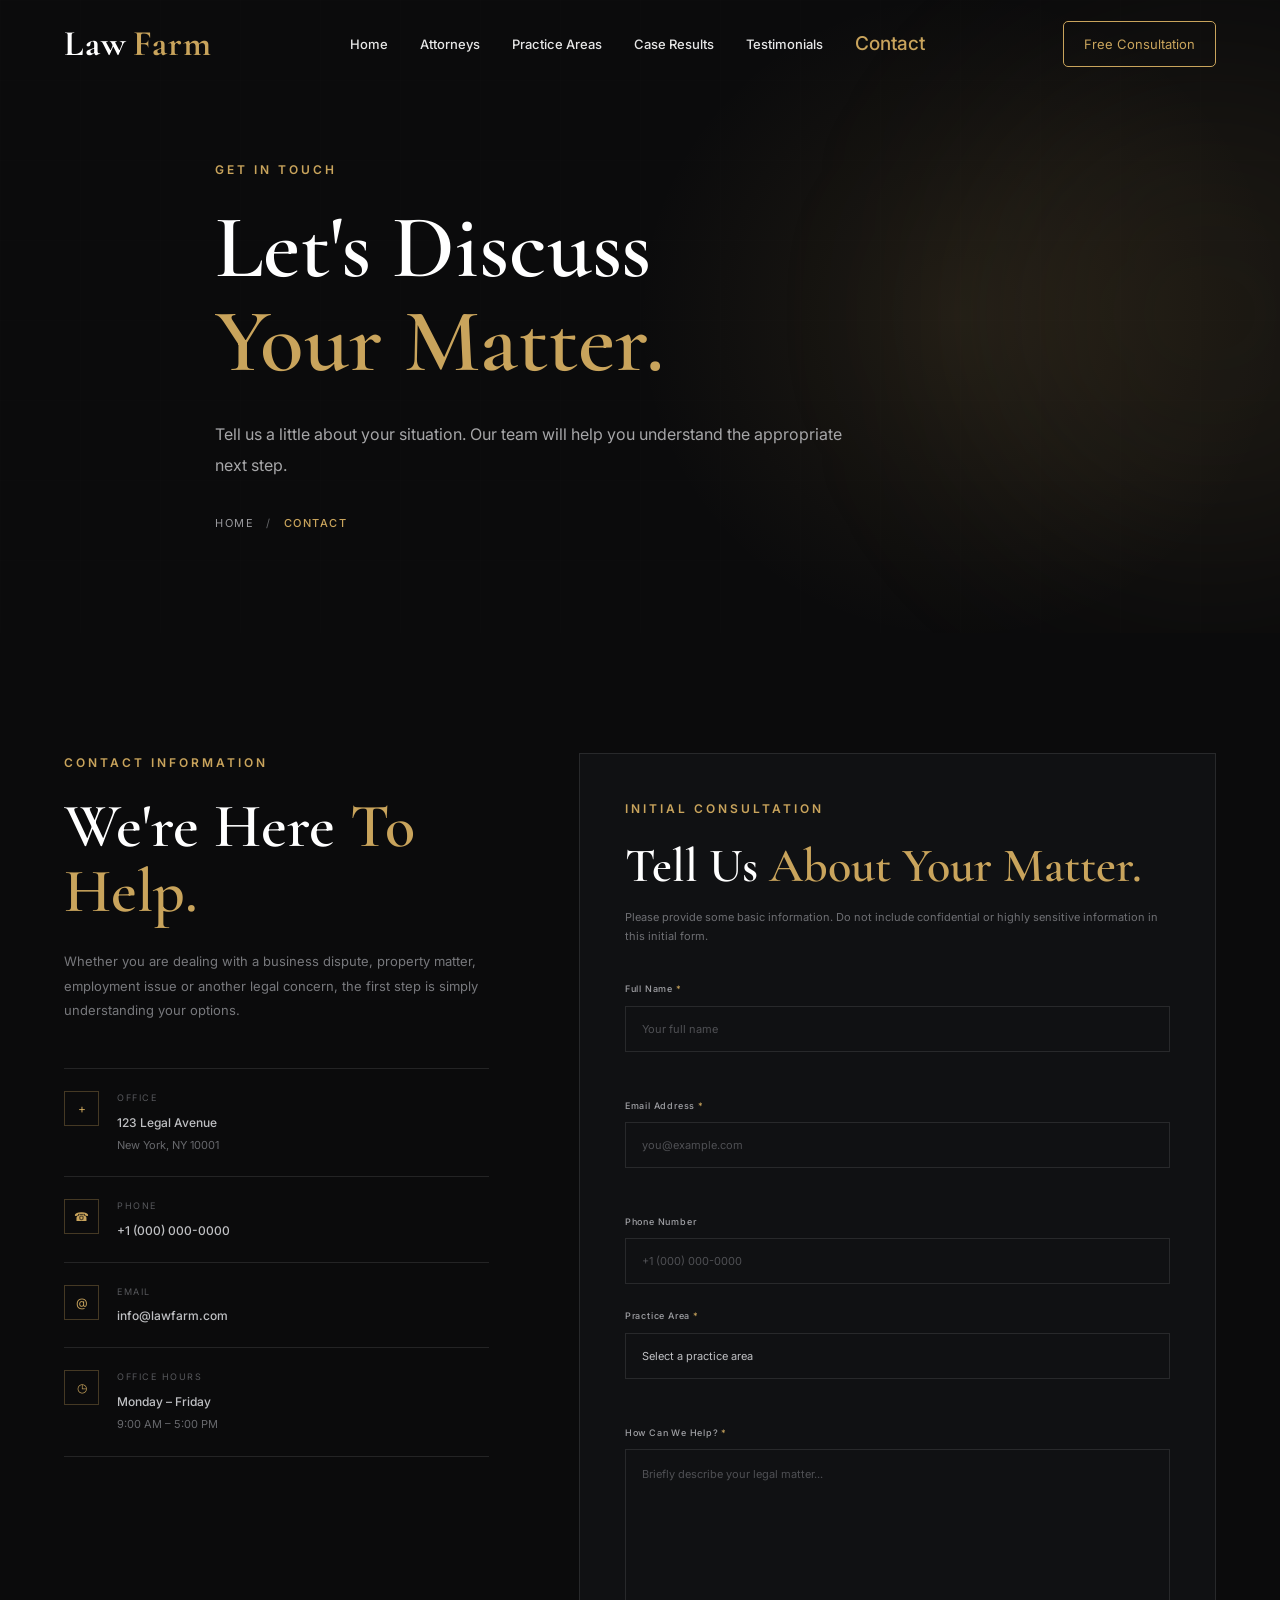
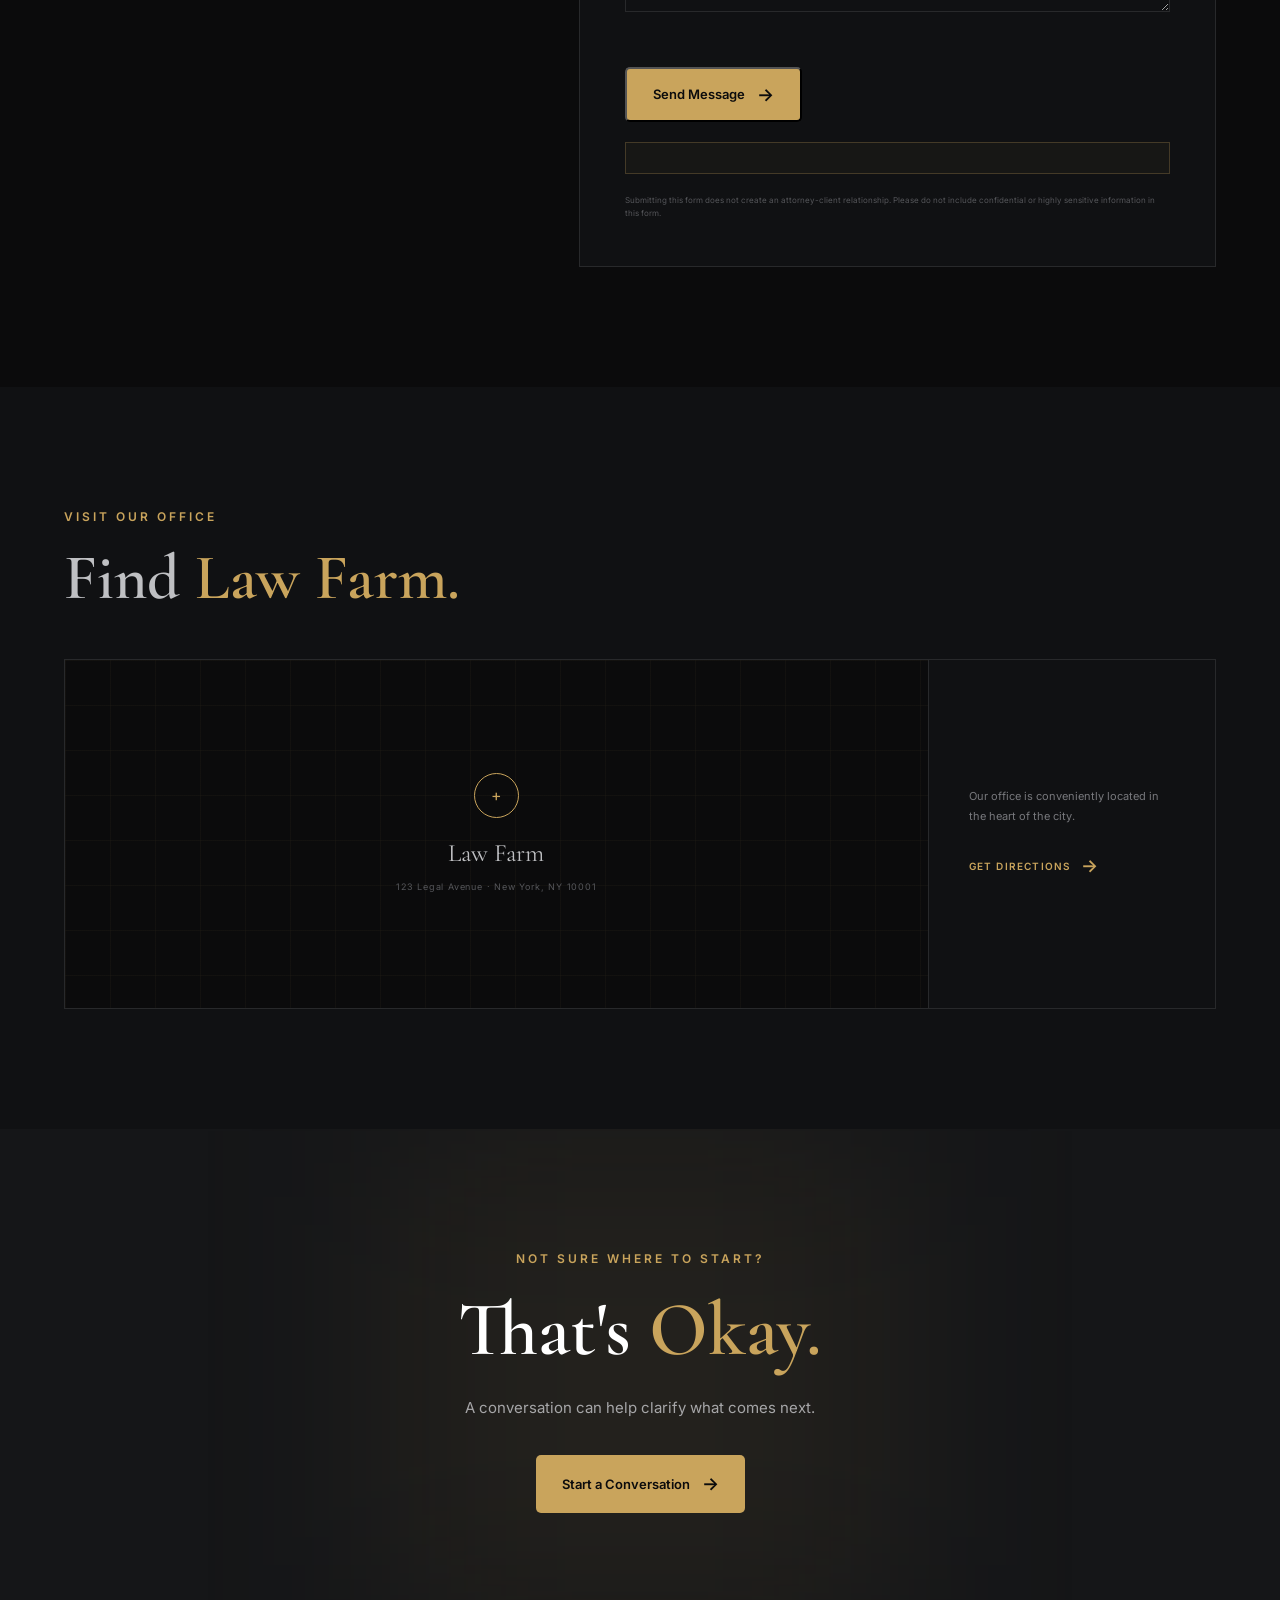
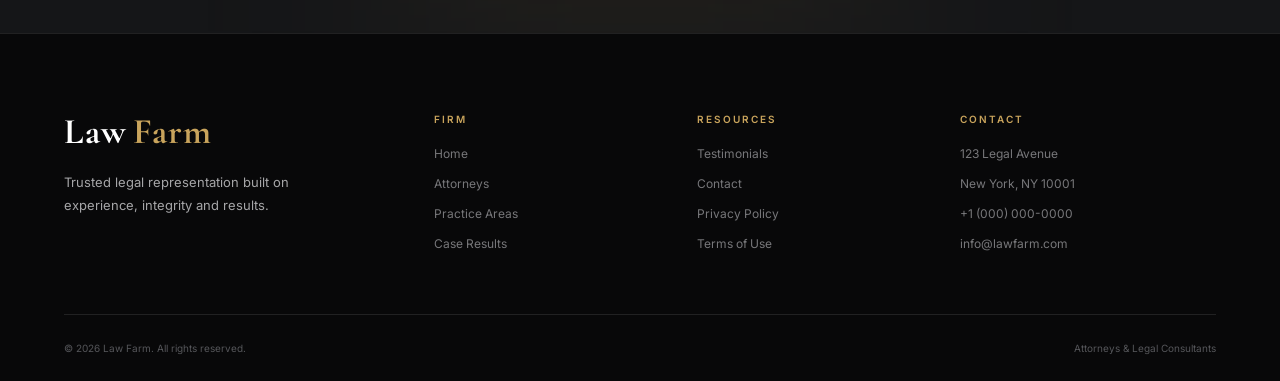
<file: frontend/contact.html>
<!DOCTYPE html>
<html lang="en">

<head>

    <meta charset="UTF-8">

    <meta
        name="viewport"
        content="width=device-width, initial-scale=1.0">

    <meta
        name="description"
        content="Contact Law Farm for legal representation and consultation.">

    <title>Contact Us | Law Farm</title>


    <meta
        name="robots"
        content="index, follow"
    >

    <meta
        name="author"
        content="Law Farm"
    >

   
    <!-- =================================================
        SOCIAL SHARING / OPEN GRAPH
    ================================================= -->

    <meta
        property="og:type"
        content="website"
    >

    <meta
        property="og:title"
        content="Law Farm | Trusted Legal Counsel & Representation"
    >

    <meta
        property="og:description"
        content="Trusted legal counsel and representation for individuals and businesses."
    >

    <meta
        property="og:url"
        content="https://YOUR-DOMAIN.com/"
    >

    <meta
        property="og:image"
        content="https://YOUR-DOMAIN.com/assets/images/lawfarm-social.jpg"
    >

    <meta
        property="og:site_name"
        content="Law Farm"
    >


    <!-- =================================================
        TWITTER / X
    ================================================= -->

    <meta
        name="twitter:card"
        content="summary_large_image"
    >

    <meta
        name="twitter:title"
        content="Law Farm | Trusted Legal Counsel & Representation"
    >

    <meta
        name="twitter:description"
        content="Trusted legal counsel and representation for individuals and businesses."
    >

    <meta
        name="twitter:image"
        content="https://YOUR-DOMAIN.com/assets/images/lawfarm-social.jpg"
    >

    <!-- FAVICON -->

    <link
        rel="icon"
        type="image/png"
        href="assets/icons/favicon.png"
    >


    <!-- GOOGLE FONTS -->

    <link
        rel="preconnect"
        href="https://fonts.googleapis.com">

    <link
        rel="preconnect"
        href="https://fonts.googleapis.com"
        crossorigin>

    <link
        href="https://fonts.googleapis.com/css2?family=Cormorant+Garamond:wght@500;600;700&family=Inter:wght@300;400;500;600;700&display=swap"
        rel="stylesheet">


    <!-- WEBSITE CSS -->

    <link
        rel="stylesheet"
        href="css/style.css">

    <link
        rel="stylesheet"
        href="css/responsive.css">

    <link
        rel="stylesheet"
        href="css/animations.css">

</head>


<body>


<!-- =====================================================
     SCROLL PROGRESS
===================================================== -->

<div
    class="scroll-progress"
    id="scroll-progress">
</div>



<!-- =====================================================
     HEADER
===================================================== -->

<header id="site-header">

    <div class="container header-container">


        <!-- LOGO -->

        <a
            href="index.html"
            class="logo">

            <span class="logo-main">
                Law
            </span>

            <span class="logo-accent">
                Farm
            </span>

        </a>



        <!-- NAVIGATION -->

        <nav id="main-navigation">

            <ul>

                <li>
                    <a href="index.html">
                        Home
                    </a>
                </li>

                <li>
                    <a href="attorneys.html">
                        Attorneys
                    </a>
                </li>

                <li>
                    <a href="practice-areas.html">
                        Practice Areas
                    </a>
                </li>

                <li>
                    <a href="case-results.html">
                        Case Results
                    </a>
                </li>

                <li>
                    <a href="testimonials.html">
                        Testimonials
                    </a>
                </li>

                <li>
                    <a
                        href="contact.html"
                        class="active-page">
                        Contact
                    </a>
                </li>

            </ul>

        </nav>



        <!-- HEADER CTA -->

        <a
            href="#consultation-form"
            class="header-cta">

            Free Consultation

        </a>



        <!-- MOBILE MENU -->

        <button
            class="menu-toggle"
            id="menu-toggle"
            aria-label="Open navigation menu"
            aria-expanded="false"
            aria-controls="main-navigation">

            <span></span>
            <span></span>
            <span></span>

        </button>

    </div>

</header>



<main>



<!-- =====================================================
     PAGE HERO
===================================================== -->

<section class="page-hero contact-hero">

    <div class="page-hero-glow"></div>

    <div class="page-hero-grid"></div>


    <div
        class="container page-hero-content reveal">


        <p class="eyebrow">
            Get In Touch
        </p>


        <h1>

            Let's Discuss
            <span>Your Matter.</span>

        </h1>


        <p>

            Tell us a little about your situation.
            Our team will help you understand the
            appropriate next step.

        </p>


        <div class="breadcrumb">

            <a href="index.html">
                Home
            </a>

            <span>
                /
            </span>

            <strong>
                Contact
            </strong>

        </div>

    </div>

</section>



<!-- =====================================================
     CONTACT SECTION
===================================================== -->

<section class="contact-section section">

    <div class="container">


        <div class="contact-layout">


            <!-- =========================================
                 CONTACT INFORMATION
            ========================================== -->

            <div class="contact-information reveal">


                <p class="eyebrow">
                    Contact Information
                </p>


                <h2>

                    We're Here
                    <span>To Help.</span>

                </h2>


                <p class="contact-intro">

                    Whether you are dealing with a
                    business dispute, property matter,
                    employment issue or another legal
                    concern, the first step is simply
                    understanding your options.

                </p>



                <!-- OFFICE -->

                <div class="contact-detail">

                    <div class="contact-detail-icon">
                        +
                    </div>

                    <div>

                        <span>
                            Office
                        </span>

                        <strong>
                            123 Legal Avenue
                        </strong>

                        <p>
                            New York, NY 10001
                        </p>

                    </div>

                </div>



                <!-- PHONE -->

                <div class="contact-detail">

                    <div class="contact-detail-icon">
                        ☎
                    </div>

                    <div>

                        <span>
                            Phone
                        </span>

                        <a
                            href="tel:+10000000000">

                            +1 (000) 000-0000

                        </a>

                    </div>

                </div>



                <!-- EMAIL -->

                <div class="contact-detail">

                    <div class="contact-detail-icon">
                        @
                    </div>

                    <div>

                        <span>
                            Email
                        </span>

                        <a
                            href="mailto:info@lawfarm.com">

                            info@lawfarm.com

                        </a>

                    </div>

                </div>



                <!-- HOURS -->

                <div class="contact-detail">

                    <div class="contact-detail-icon">
                        ◷
                    </div>

                    <div>

                        <span>
                            Office Hours
                        </span>

                        <strong>
                            Monday – Friday
                        </strong>

                        <p>
                            9:00 AM – 5:00 PM
                        </p>

                    </div>

                </div>


            </div>



            <!-- =========================================
                 CONSULTATION FORM
            ========================================== -->

            <div
                class="consultation-form-wrapper reveal-right"
                id="consultation-form">


                <div class="form-header">

                    <p class="eyebrow">
                        Initial Consultation
                    </p>

                    <h2>

                        Tell Us
                        <span>About Your Matter.</span>

                    </h2>

                    <p>

                        Please provide some basic
                        information. Do not include
                        confidential or highly sensitive
                        information in this initial form.

                    </p>

                </div>



                <form
                    id="contact-form"
                    class="contact-form"
                    action="https://formspree.io/f/xnpabkgq"
                    method="POST"
                    novalidate>

                <input
                    type="hidden"
                    name="_subject"
                    value="New Legal Inquiry — Law Farm Website">


                    <!-- NAME -->

                    <div class="form-group">

                        <label for="name">
                            Full Name
                            <span aria-hidden="true">*</span>
                        </label>


                        <input
                            type="text"
                            id="name"
                            name="name"
                            autocomplete="name"
                            placeholder="Your full name"
                            required
                            aria-required="true">


                        <small
                            class="form-error"
                            id="name-error">
                        </small>

                    </div>



                    <!-- EMAIL -->

                    <div class="form-group">

                        <label for="email">
                            Email Address
                            <span aria-hidden="true">*</span>
                        </label>


                        <input
                            type="email"
                            id="email"
                            name="email"
                            autocomplete="email"
                            placeholder="you@example.com"
                            required
                            aria-required="true">


                        <small
                            class="form-error"
                            id="email-error">
                        </small>

                    </div>



                    <!-- PHONE -->

                    <div class="form-group">

                        <label for="phone">
                            Phone Number
                        </label>


                        <input
                            type="tel"
                            id="phone"
                            name="phone"
                            autocomplete="tel"
                            placeholder="+1 (000) 000-0000">

                    </div>



                    <!-- PRACTICE AREA -->

                    <div class="form-group">

                        <label for="practice">
                            Practice Area
                            <span aria-hidden="true">*</span>
                        </label>


                        <select
                            id="practice"
                            name="practice"
                            required
                            aria-required="true">

                            <option
                                value=""
                                selected
                                disabled>

                                Select a practice area

                            </option>


                            <option value="business">
                                Business & Corporate Law
                            </option>


                            <option value="litigation">
                                Civil Litigation
                            </option>


                            <option value="family">
                                Family Law
                            </option>


                            <option value="employment">
                                Employment Law
                            </option>


                            <option value="real-estate">
                                Real Estate Law
                            </option>


                            <option value="other">
                                Other

                            </option>

                        </select>


                        <small
                            class="form-error"
                            id="practice-error">
                        </small>

                    </div>



                    <!-- MESSAGE -->

                    <div class="form-group">

                        <label for="message">
                            How Can We Help?
                            <span aria-hidden="true">*</span>
                        </label>


                        <textarea
                            id="message"
                            name="message"
                            rows="7"
                            placeholder="Briefly describe your legal matter..."
                            required
                            aria-required="true"></textarea>


                        <small
                            class="form-error"
                            id="message-error">
                        </small>

                    </div>



                    <!-- SUBMIT -->

                    <button
                        type="submit"
                        class="btn btn-primary"
                        id="contact-submit">

                        Send Message

                        <span class="btn-arrow">
                            →
                        </span>

                    </button>



                    <!-- SUCCESS MESSAGE -->

                    <div
                        class="form-success"
                        id="form-success"
                        role="status"
                        aria-live="polite">

                    </div>


                    <!-- LEGAL NOTICE -->

                    <p class="form-disclaimer">

                        Submitting this form does not create an
                        attorney-client relationship. Please do not
                        include confidential or highly sensitive
                        information in this form.

                    </p>


                </form>

            </div>


        </div>

    </div>

</section>



<!-- =====================================================
     MAP / LOCATION
===================================================== -->

<section class="office-location section section-dark">

    <div class="container">


        <div class="section-heading reveal">

            <p class="eyebrow">
                Visit Our Office
            </p>

            <h2>

                Find
                <span>Law Farm.</span>

            </h2>

        </div>



        <div class="location-box reveal">


            <div class="location-placeholder">

                <div class="location-pin">
                    +
                </div>

                <span>
                    Law Farm
                </span>

                <small>
                    123 Legal Avenue · New York, NY 10001
                </small>

            </div>


            <div class="location-details">

                <p>

                    Our office is conveniently located
                    in the heart of the city.

                </p>


                <a
                    href="#"
                    class="text-link">

                    Get Directions
                    <span>→</span>

                </a>

            </div>


        </div>

    </div>

</section>



<!-- =====================================================
     CONTACT CTA
===================================================== -->

<section class="consultation">

    <div class="consultation-glow"></div>


    <div
        class="container consultation-container reveal">


        <p class="eyebrow">
            Not Sure Where To Start?
        </p>


        <h2>

            That's
            <span>Okay.</span>

        </h2>


        <p>

            A conversation can help clarify
            what comes next.

        </p>


        <a
            href="#consultation-form"
            class="btn btn-primary">

            Start a Conversation

            <span class="btn-arrow">
                →
            </span>

        </a>

    </div>

</section>


</main>



<!-- =====================================================
     FOOTER
===================================================== -->

<footer class="footer">

    <div class="container">


        <div class="footer-grid">


            <div class="footer-brand">

                <a
                    href="index.html"
                    class="logo">

                    <span class="logo-main">
                        Law
                    </span>

                    <span class="logo-accent">
                        Farm
                    </span>

                </a>


                <p>

                    Trusted legal representation
                    built on experience, integrity
                    and results.

                </p>

            </div>



            <div class="footer-column">

                <h3>
                    Firm
                </h3>

                <a href="index.html">
                    Home
                </a>

                <a href="attorneys.html">
                    Attorneys
                </a>

                <a href="practice-areas.html">
                    Practice Areas
                </a>

                <a href="case-results.html">
                    Case Results
                </a>

            </div>



            <div class="footer-column">

                <h3>
                    Resources
                </h3>

                <a href="testimonials.html">
                    Testimonials
                </a>

                <a href="contact.html">
                    Contact
                </a>

                <a href="#">
                    Privacy Policy
                </a>

                <a href="#">
                    Terms of Use
                </a>

            </div>



            <div class="footer-column">

                <h3>
                    Contact
                </h3>

                <p>
                    123 Legal Avenue
                </p>

                <p>
                    New York, NY 10001
                </p>

                <a href="tel:+10000000000">
                    +1 (000) 000-0000
                </a>

                <a href="mailto:info@lawfarm.com">
                    info@lawfarm.com
                </a>

            </div>


        </div>



        <div class="footer-bottom">

            <p>
                © 2026 Law Farm.
                All rights reserved.
            </p>

            <p>
                Attorneys & Legal Consultants
            </p>

        </div>

    </div>

</footer>



<!-- JAVASCRIPT -->

<script src="js/main.js"></script>

<script src="js/animation.js"></script>

<script src="js/contact.js"></script>


</body>

</html>
</file>
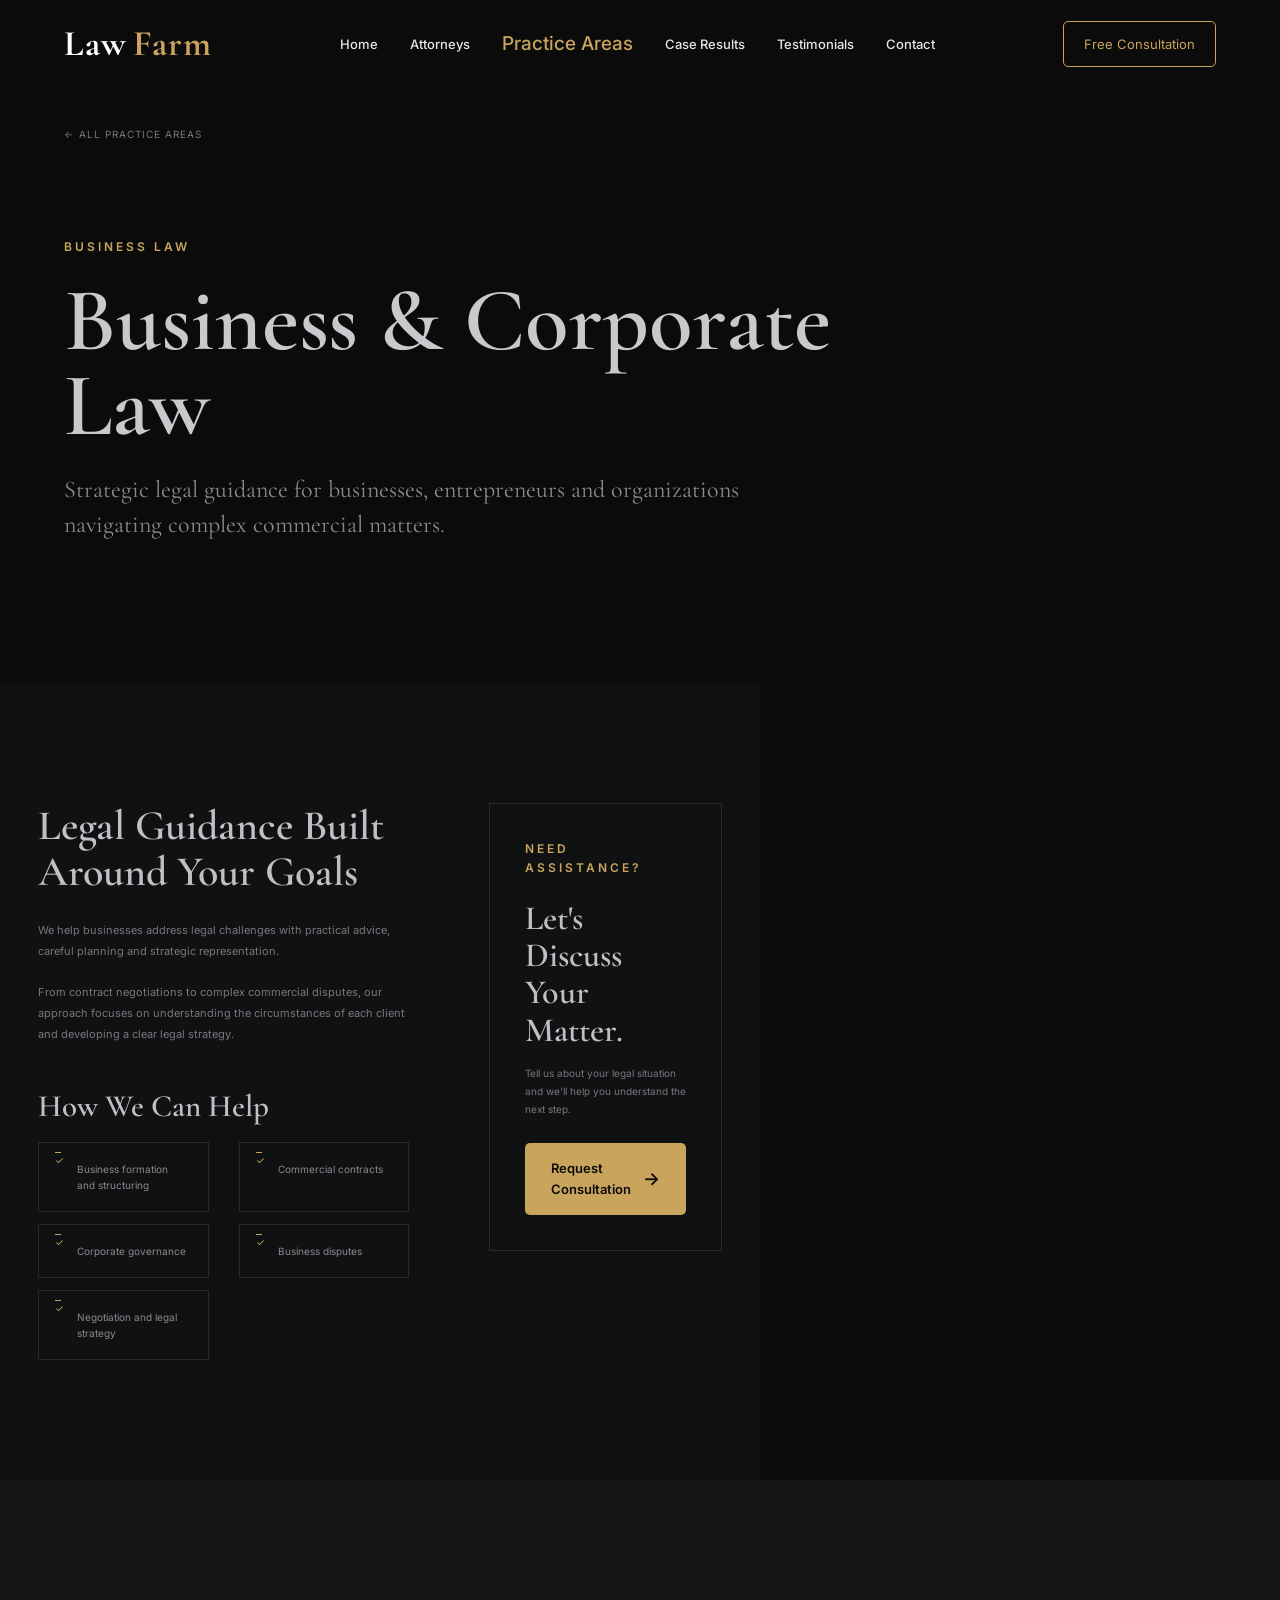
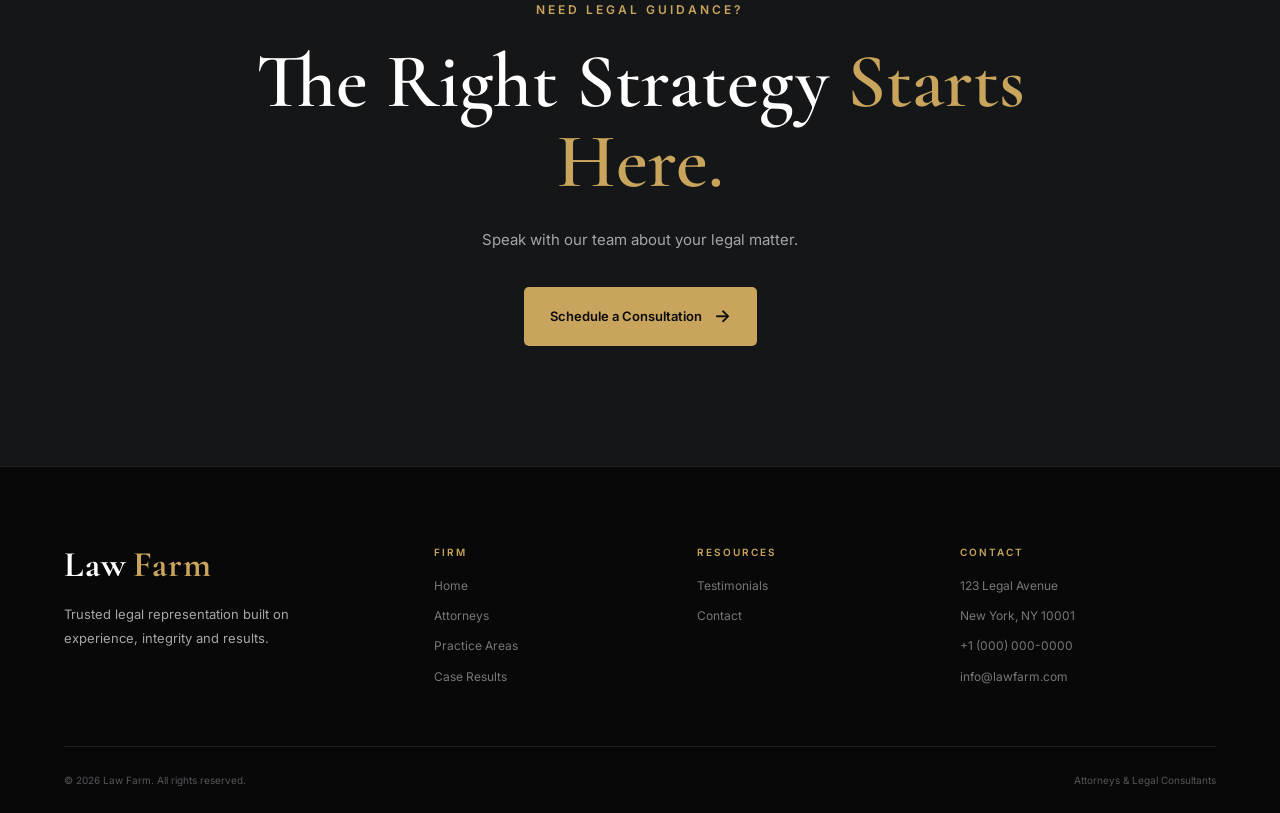
<file: frontend/practice-area.html>
<!DOCTYPE html>
<html lang="en">

<head>

    <meta charset="UTF-8">

    <meta
        name="viewport"
        content="width=device-width, initial-scale=1.0">

    <meta
        name="description"
        content="Practice Area | Law Farm">

    <title>Practice Area | Law Farm</title>


    <link
        rel="preconnect"
        href="https://fonts.googleapis.com">

    <link
        rel="preconnect"
        href="https://fonts.gstatic.com"
        crossorigin>

    <link
        href="https://fonts.googleapis.com/css2?family=Cormorant+Garamond:wght@500;600;700&family=Inter:wght@300;400;500;600;700&display=swap"
        rel="stylesheet">


    <link
        rel="stylesheet"
        href="css/style.css">

    <link
        rel="stylesheet"
        href="css/responsive.css">

    <link
        rel="stylesheet"
        href="css/animations.css">

</head>


<body>


<!-- =====================================================
     HEADER
===================================================== -->

<header id="site-header">

    <div class="container header-container">


        <a
            href="index.html"
            class="logo">

            <span class="logo-main">
                Law
            </span>

            <span class="logo-accent">
                Farm
            </span>

        </a>


        <nav id="main-navigation">

            <ul>

                <li>
                    <a href="index.html">
                        Home
                    </a>
                </li>

                <li>
                    <a href="attorneys.html">
                        Attorneys
                    </a>
                </li>

                <li>
                    <a
                        href="practice-areas.html"
                        class="active-page">

                        Practice Areas

                    </a>
                </li>

                <li>
                    <a href="case-results.html">
                        Case Results
                    </a>
                </li>

                <li>
                    <a href="testimonials.html">
                        Testimonials
                    </a>
                </li>

                <li>
                    <a href="contact.html">
                        Contact
                    </a>
                </li>

            </ul>

        </nav>


        <a
            href="contact.html"
            class="header-cta">

            Free Consultation

        </a>


        <button
            class="menu-toggle"
            id="menu-toggle"
            aria-label="Open navigation menu"
            aria-expanded="false"
            aria-controls="main-navigation">

            <span></span>
            <span></span>
            <span></span>

        </button>

    </div>

</header>



<main>


<!-- =====================================================
     PRACTICE AREA HERO
===================================================== -->

<section class="practice-detail-hero section">

    <div class="container">


        <a
            href="practice-areas.html"
            class="back-link">

            ← All Practice Areas

        </a>


        <div class="practice-detail-heading reveal">

            <p
                class="eyebrow"
                id="practice-category">

                BUSINESS LAW

            </p>


            <h1 id="practice-title">

                Business & Corporate Law

            </h1>


            <p
                class="practice-intro"
                id="practice-intro">

                Strategic legal guidance for businesses,
                entrepreneurs and organizations navigating
                complex commercial matters.

            </p>

        </div>

    </div>

</section>



<!-- =====================================================
     PRACTICE AREA CONTENT
===================================================== -->

<section class="practice-detail-content section section-dark">

    <div class="container">


        <div class="practice-detail-layout">


            <div class="practice-main reveal">

                <h2>
                    Legal Guidance Built Around Your Goals
                </h2>


                <p id="practice-description">

                    We help businesses address legal
                    challenges with practical advice,
                    careful planning and strategic
                    representation.

                </p>


                <p>

                    From contract negotiations to
                    complex commercial disputes,
                    our approach focuses on understanding
                    the circumstances of each client and
                    developing a clear legal strategy.

                </p>


                <h3>
                    How We Can Help
                </h3>


                <ul
                    class="practice-services"
                    id="practice-services">

                    <li>
                        Business formation and structuring
                    </li>

                    <li>
                        Commercial contracts
                    </li>

                    <li>
                        Corporate governance
                    </li>

                    <li>
                        Business disputes
                    </li>

                    <li>
                        Negotiation and legal strategy
                    </li>

                </ul>

            </div>



            <aside class="practice-sidebar reveal-right">


                <div class="practice-sidebar-card">

                    <p class="eyebrow">
                        Need Assistance?
                    </p>


                    <h3>
                        Let's Discuss Your Matter.
                    </h3>


                    <p>

                        Tell us about your legal
                        situation and we'll help you
                        understand the next step.

                    </p>


                    <a
                        href="contact.html"
                        class="btn btn-primary">

                        Request Consultation

                        <span class="btn-arrow">
                            →
                        </span>

                    </a>

                </div>


            </aside>

        </div>

    </div>

</section>



<!-- =====================================================
     CTA
===================================================== -->

<section class="consultation">

    <div class="container consultation-container reveal">

        <p class="eyebrow">
            Need Legal Guidance?
        </p>


        <h2>

            The Right Strategy
            <span>Starts Here.</span>

        </h2>


        <p>

            Speak with our team about
            your legal matter.

        </p>


        <a
            href="contact.html"
            class="btn btn-primary">

            Schedule a Consultation

            <span class="btn-arrow">
                →
            </span>

        </a>

    </div>

</section>


</main>



<!-- =====================================================
     FOOTER
===================================================== -->

<footer class="footer">

    <div class="container">


        <div class="footer-grid">


            <div class="footer-brand">

                <a
                    href="index.html"
                    class="logo">

                    <span class="logo-main">
                        Law
                    </span>

                    <span class="logo-accent">
                        Farm
                    </span>

                </a>

                <p>

                    Trusted legal representation
                    built on experience, integrity
                    and results.

                </p>

            </div>


            <div class="footer-column">

                <h3>
                    Firm
                </h3>

                <a href="index.html">
                    Home
                </a>

                <a href="attorneys.html">
                    Attorneys
                </a>

                <a href="practice-areas.html">
                    Practice Areas
                </a>

                <a href="case-results.html">
                    Case Results
                </a>

            </div>


            <div class="footer-column">

                <h3>
                    Resources
                </h3>

                <a href="testimonials.html">
                    Testimonials
                </a>

                <a href="contact.html">
                    Contact
                </a>

            </div>


            <div class="footer-column">

                <h3>
                    Contact
                </h3>

                <p>
                    123 Legal Avenue
                </p>

                <p>
                    New York, NY 10001
                </p>

                <a href="tel:+10000000000">
                    +1 (000) 000-0000
                </a>

                <a href="mailto:info@lawfarm.com">
                    info@lawfarm.com
                </a>

            </div>


        </div>


        <div class="footer-bottom">

            <p>
                © 2026 Law Farm.
                All rights reserved.
            </p>

            <p>
                Attorneys & Legal Consultants
            </p>

        </div>

    </div>

</footer>



<script src="js/main.js"></script>

<script src="js/animation.js"></script>

<script src="js/practice-area.js"></script>


</body>

</html>
</file>
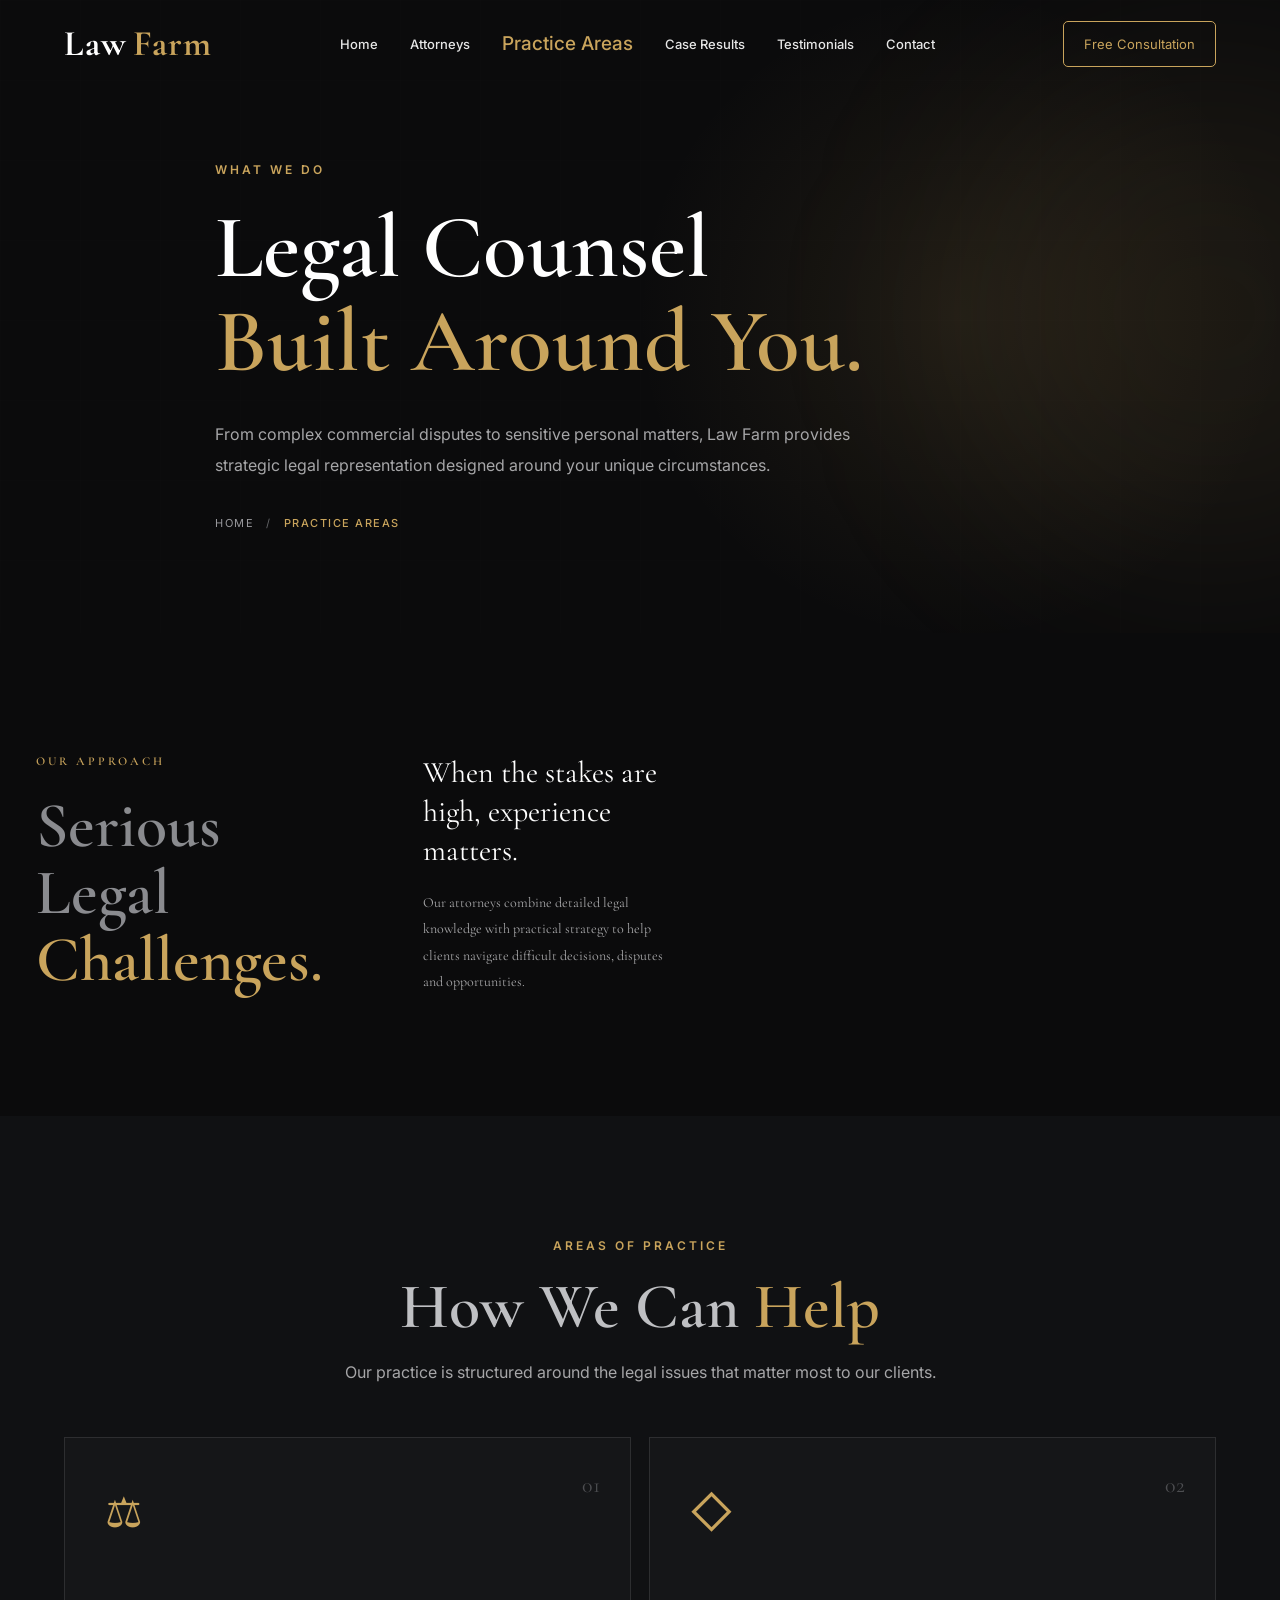
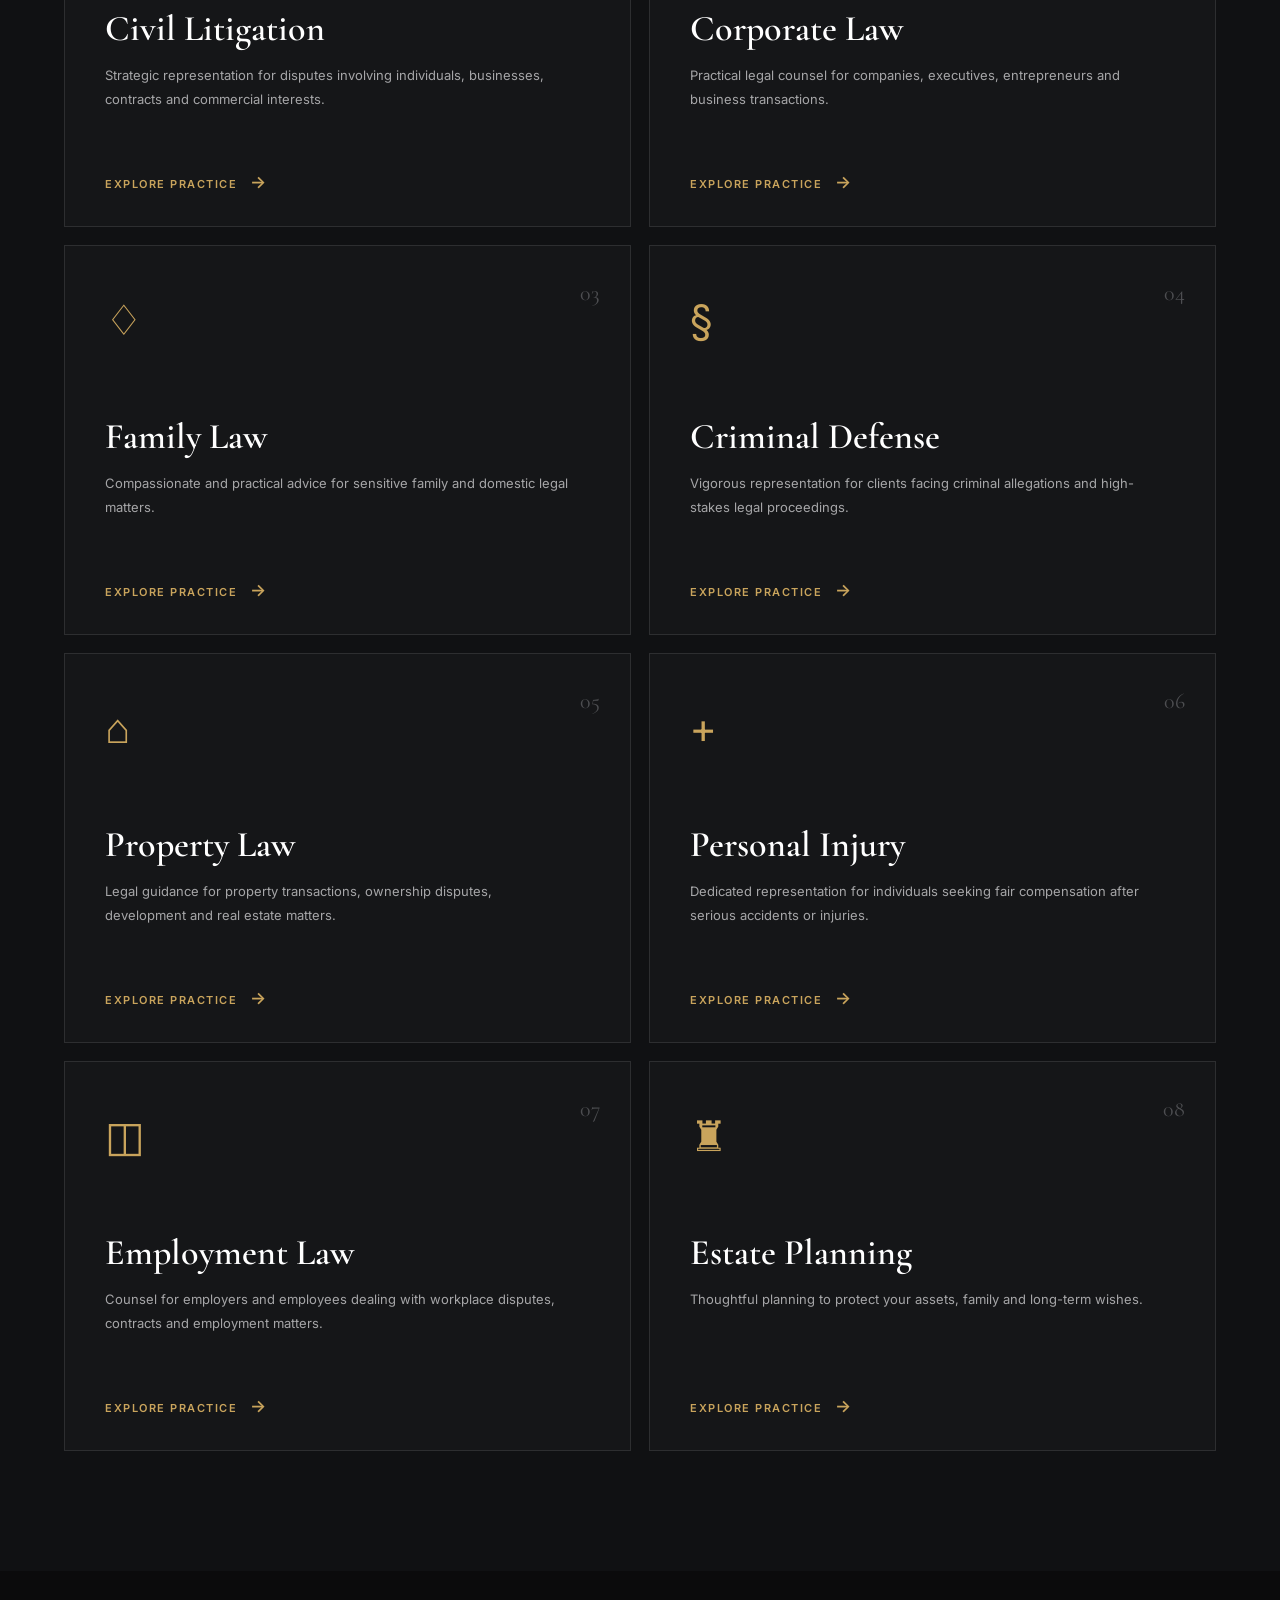
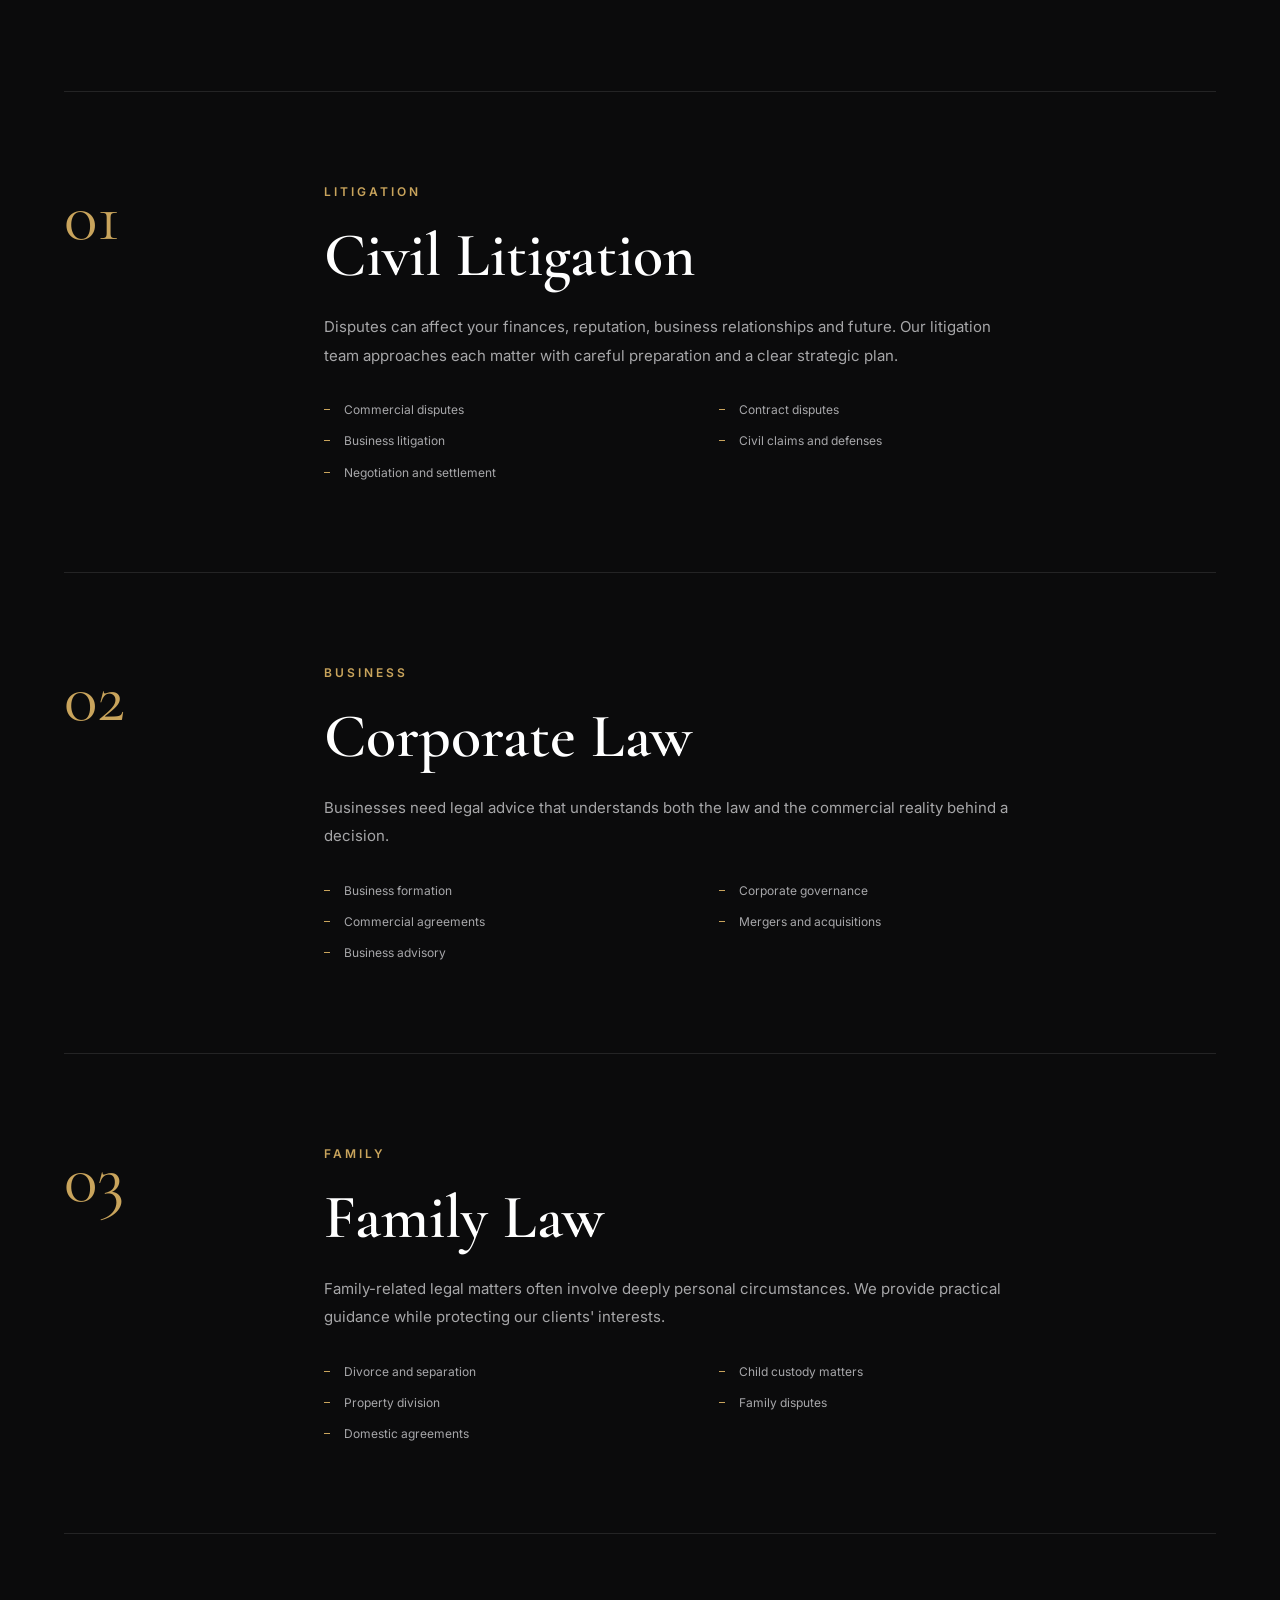
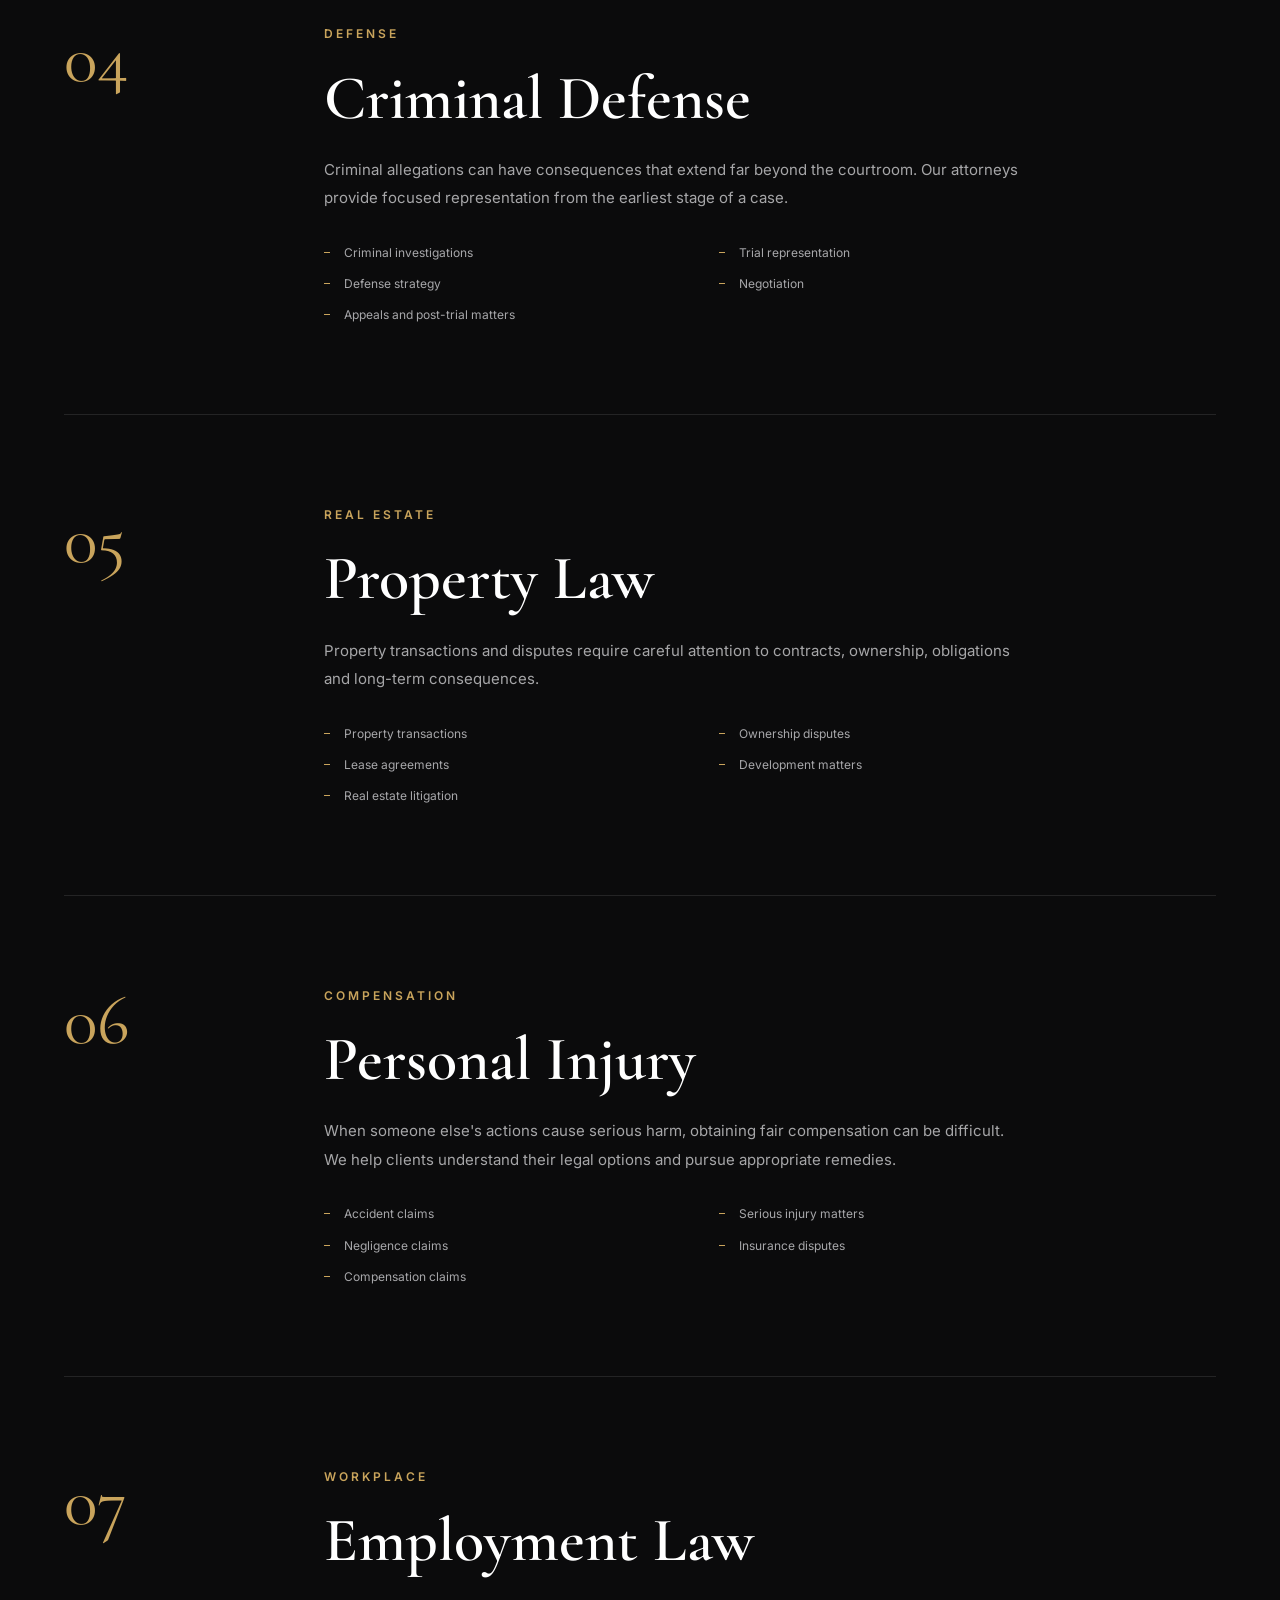
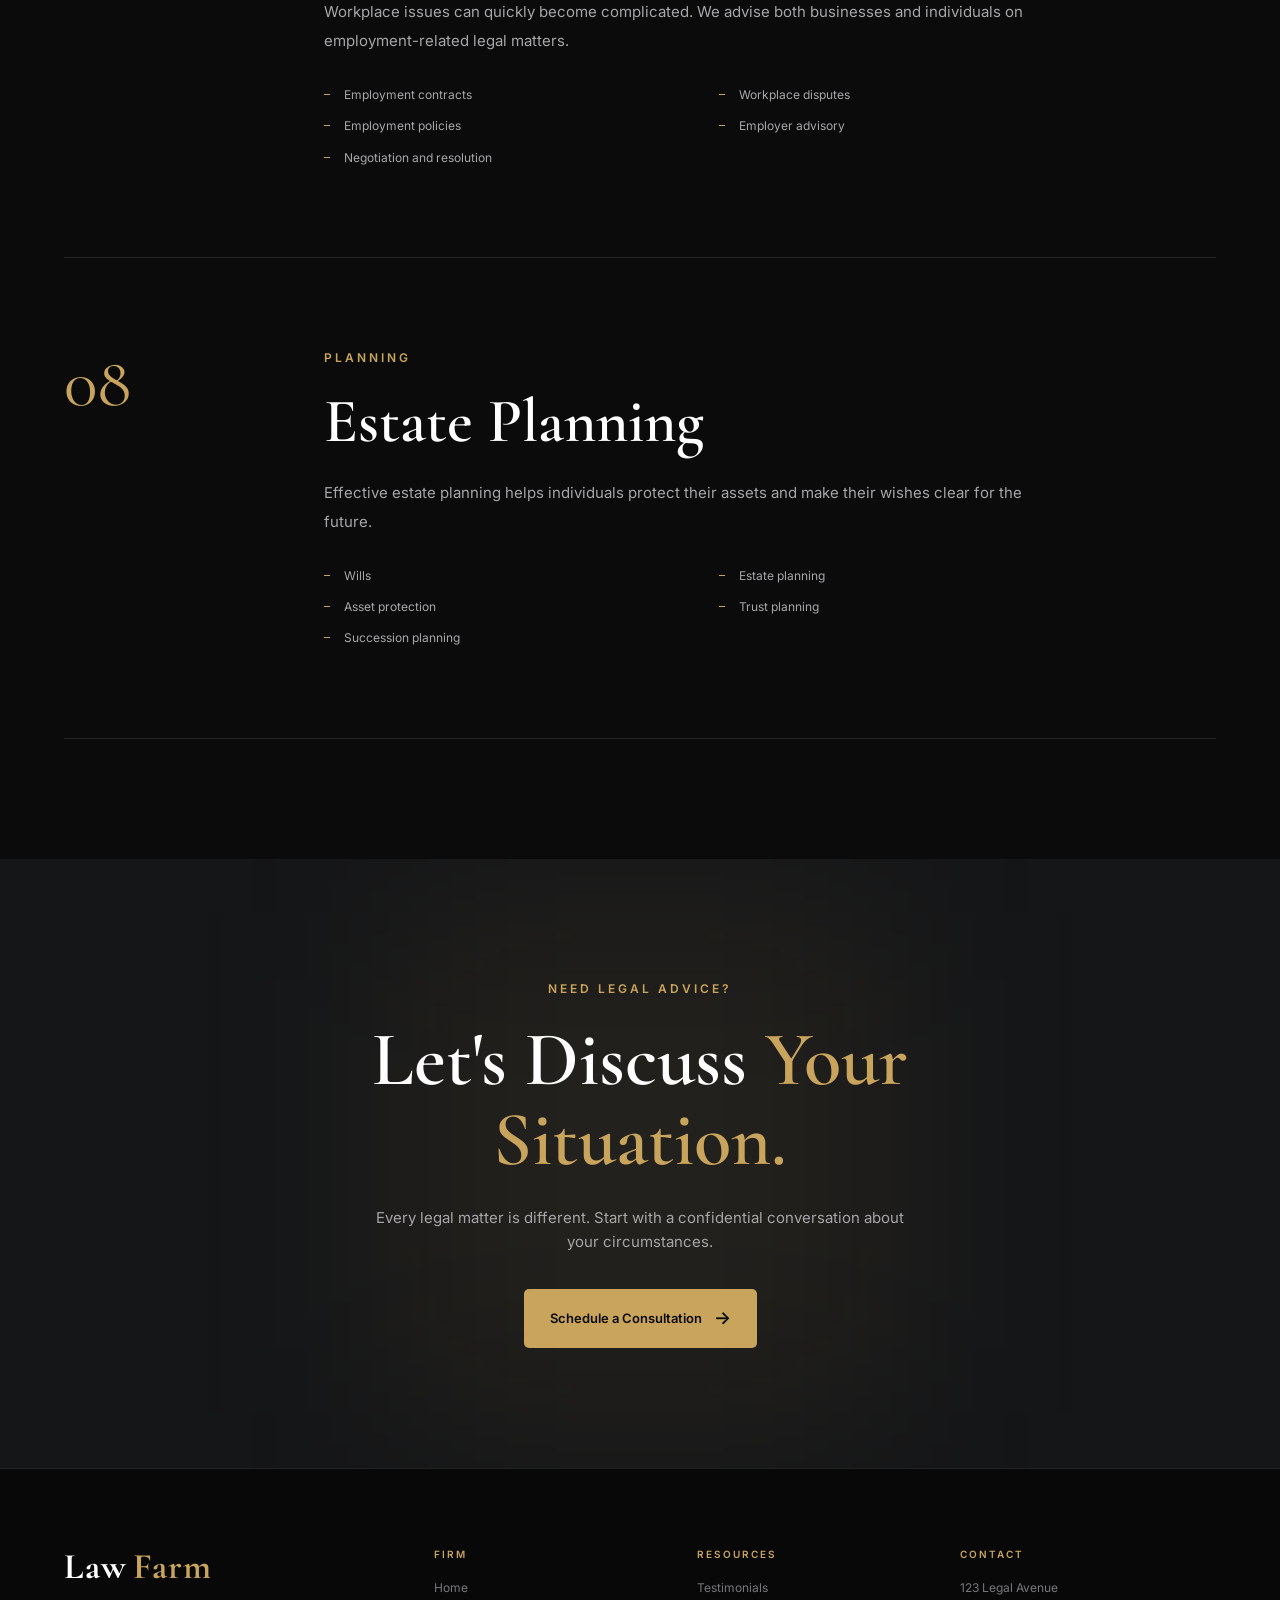
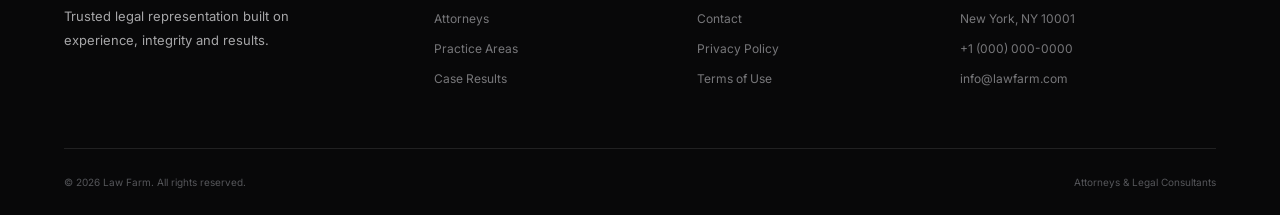
<file: frontend/practice-areas.html>
<!DOCTYPE html>
<html lang="en">

<head>

    <meta charset="UTF-8">

    <meta
        name="viewport"
        content="width=device-width, initial-scale=1.0">

    <meta
        name="description"
        content="Explore Law Farm's legal practice areas including civil litigation, corporate law, family law, criminal defense, property law, personal injury and more.">

    <title>Practice Areas | Law Farm</title>


    <meta
        name="robots"
        content="index, follow"
    >

    <meta
        name="author"
        content="Law Farm"
    >

   
    <!-- =================================================
        SOCIAL SHARING / OPEN GRAPH
    ================================================= -->

    <meta
        property="og:type"
        content="website"
    >

    <meta
        property="og:title"
        content="Law Farm | Trusted Legal Counsel & Representation"
    >

    <meta
        property="og:description"
        content="Trusted legal counsel and representation for individuals and businesses."
    >

    <meta
        property="og:url"
        content="https://YOUR-DOMAIN.com/"
    >

    <meta
        property="og:image"
        content="https://YOUR-DOMAIN.com/assets/images/lawfarm-social.jpg"
    >

    <meta
        property="og:site_name"
        content="Law Farm"
    >


    <!-- =================================================
        TWITTER / X
    ================================================= -->

    <meta
        name="twitter:card"
        content="summary_large_image"
    >

    <meta
        name="twitter:title"
        content="Law Farm | Trusted Legal Counsel & Representation"
    >

    <meta
        name="twitter:description"
        content="Trusted legal counsel and representation for individuals and businesses."
    >

    <meta
        name="twitter:image"
        content="https://YOUR-DOMAIN.com/assets/images/lawfarm-social.jpg"
    >

    <!-- FAVICON -->

    <link
        rel="icon"
        type="image/png"
        href="assets/icons/favicon.png"
    >


    <!-- GOOGLE FONTS -->

    <link
        rel="preconnect"
        href="https://fonts.googleapis.com">

    <link
        rel="preconnect"
        href="https://fonts.gstatic.com"
        crossorigin>

    <link
        href="https://fonts.googleapis.com/css2?family=Cormorant+Garamond:wght@500;600;700&family=Inter:wght@300;400;500;600;700&display=swap"
        rel="stylesheet">


    <!-- WEBSITE CSS -->

    <link
        rel="stylesheet"
        href="css/style.css">

    <link
        rel="stylesheet"
        href="css/responsive.css">

    <link
        rel="stylesheet"
        href="css/animations.css">

</head>


<body>


<!-- =====================================================
     SCROLL PROGRESS
===================================================== -->

<div
    class="scroll-progress"
    id="scroll-progress">
</div>



<!-- =====================================================
     HEADER
===================================================== -->

<header id="site-header">

    <div class="container header-container">


        <!-- LOGO -->

        <a
            href="index.html"
            class="logo">

            <span class="logo-main">
                Law
            </span>

            <span class="logo-accent">
                Farm
            </span>

        </a>



        <!-- NAVIGATION -->

        <nav id="main-navigation">

            <ul>

                <li>
                    <a href="index.html">
                        Home
                    </a>
                </li>

                <li>
                    <a href="attorneys.html">
                        Attorneys
                    </a>
                </li>

                <li>
                    <a
                        href="practice-areas.html"
                        class="active-page">
                        Practice Areas
                    </a>
                </li>

                <li>
                    <a href="case-results.html">
                        Case Results
                    </a>
                </li>

                <li>
                    <a href="testimonials.html">
                        Testimonials
                    </a>
                </li>

                <li>
                    <a href="contact.html">
                        Contact
                    </a>
                </li>

            </ul>

        </nav>



        <!-- HEADER CTA -->

        <a
            href="contact.html"
            class="header-cta">

            Free Consultation

        </a>



        <!-- MOBILE MENU -->

        <button
            class="menu-toggle"
            id="menu-toggle"
            aria-label="Open navigation menu"
            aria-expanded="false"
            aria-controls="main-navigation">

            <span></span>
            <span></span>
            <span></span>

        </button>

    </div>

</header>



<main>



<!-- =====================================================
     PAGE HERO
===================================================== -->

<section class="page-hero">

    <div class="page-hero-glow"></div>

    <div class="page-hero-grid"></div>


    <div class="container page-hero-content reveal">


        <p class="eyebrow">
            What We Do
        </p>


        <h1>

            Legal Counsel
            <span>Built Around You.</span>

        </h1>


        <p>

            From complex commercial disputes to
            sensitive personal matters, Law Farm
            provides strategic legal representation
            designed around your unique circumstances.

        </p>


        <div class="breadcrumb">

            <a href="index.html">
                Home
            </a>

            <span>
                /
            </span>

            <strong>
                Practice Areas
            </strong>

        </div>

    </div>

</section>



<!-- =====================================================
     INTRODUCTION
===================================================== -->

<section class="practice-intro section">

    <div class="container">


        <div class="practice-intro-grid">


            <div class="reveal">

                <p class="eyebrow">
                    Our Approach
                </p>

                <h2>

                    Serious Legal
                    <span>Challenges.</span>

                </h2>

            </div>


            <div class="reveal-right">

                <p class="large-text">

                    When the stakes are high,
                    experience matters.

                </p>

                <p>

                    Our attorneys combine detailed legal
                    knowledge with practical strategy to
                    help clients navigate difficult decisions,
                    disputes and opportunities.

                </p>

            </div>

        </div>

    </div>

</section>



<!-- =====================================================
     PRACTICE AREA CARDS
===================================================== -->

<section class="practice-directory section section-dark">

    <div class="container">


        <div class="section-heading centered reveal">

            <p class="eyebrow">
                Areas of Practice
            </p>

            <h2>

                How We Can
                <span>Help</span>

            </h2>

            <p class="section-description">

                Our practice is structured around the
                legal issues that matter most to our clients.

            </p>

        </div>



        <div class="practice-large-grid">


            <!-- 01 -->

            <a
                href="practice-area.html?area=litigation"
                class="practice-large-card reveal">

                <span class="practice-large-number">
                    01
                </span>

                <div class="practice-large-icon">
                    ⚖
                </div>

                <h3>
                    Civil Litigation
                </h3>

                <p>

                    Strategic representation for disputes
                    involving individuals, businesses,
                    contracts and commercial interests.

                </p>

                <span class="practice-card-link">
                    Explore Practice
                    <span>→</span>
                </span>

            </a>



            <!-- 02 -->

            <a
                href="practice-area.html?area=corporate"
                class="practice-large-card reveal">

                <span class="practice-large-number">
                    02
                </span>

                <div class="practice-large-icon">
                    ◇
                </div>

                <h3>
                    Corporate Law
                </h3>

                <p>

                    Practical legal counsel for companies,
                    executives, entrepreneurs and business
                    transactions.

                </p>

                <span class="practice-card-link">
                    Explore Practice
                    <span>→</span>
                </span>

            </a>



            <!-- 03 -->

            <a
                href="practice-area.html?area=family"
                class="practice-large-card reveal">

                <span class="practice-large-number">
                    03
                </span>

                <div class="practice-large-icon">
                    ♢
                </div>

                <h3>
                    Family Law
                </h3>

                <p>

                    Compassionate and practical advice
                    for sensitive family and domestic
                    legal matters.

                </p>

                <span class="practice-card-link">
                    Explore Practice
                    <span>→</span>
                </span>

            </a>



            <!-- 04 -->

            <a
                href="practice-area.html?area=criminal"
                class="practice-large-card reveal">

                <span class="practice-large-number">
                    04
                </span>

                <div class="practice-large-icon">
                    §
                </div>

                <h3>
                    Criminal Defense
                </h3>

                <p>

                    Vigorous representation for clients
                    facing criminal allegations and
                    high-stakes legal proceedings.

                </p>

                <span class="practice-card-link">
                    Explore Practice
                    <span>→</span>
                </span>

            </a>



            <!-- 05 -->

            <a
                href="practice-area.html?area=property"
                class="practice-large-card reveal">

                <span class="practice-large-number">
                    05
                </span>

                <div class="practice-large-icon">
                    ⌂
                </div>

                <h3>
                    Property Law
                </h3>

                <p>

                    Legal guidance for property transactions,
                    ownership disputes, development and
                    real estate matters.

                </p>

                <span class="practice-card-link">
                    Explore Practice
                    <span>→</span>
                </span>

            </a>



            <!-- 06 -->

            <a
                href="practice-area.html?area=personal-injury"
                class="practice-large-card reveal">

                <span class="practice-large-number">
                    06
                </span>

                <div class="practice-large-icon">
                    +
                </div>

                <h3>
                    Personal Injury
                </h3>

                <p>

                    Dedicated representation for individuals
                    seeking fair compensation after serious
                    accidents or injuries.

                </p>

                <span class="practice-card-link">
                    Explore Practice
                    <span>→</span>
                </span>

            </a>



            <!-- 07 -->

            <a
                href="practice-area.html?area=employment"
                class="practice-large-card reveal">

                <span class="practice-large-number">
                    07
                </span>

                <div class="practice-large-icon">
                    ◫
                </div>

                <h3>
                    Employment Law
                </h3>

                <p>

                    Counsel for employers and employees
                    dealing with workplace disputes,
                    contracts and employment matters.

                </p>

                <span class="practice-card-link">
                    Explore Practice
                    <span>→</span>
                </span>

            </a>



            <!-- 08 -->

            <a
                href="practice-area.html?area=estate-planning"
                class="practice-large-card reveal">

                <span class="practice-large-number">
                    08
                </span>

                <div class="practice-large-icon">
                    ♜
                </div>

                <h3>
                    Estate Planning
                </h3>

                <p>

                    Thoughtful planning to protect your
                    assets, family and long-term wishes.

                </p>

                <span class="practice-card-link">
                    Explore Practice
                    <span>→</span>
                </span>

            </a>


        </div>

    </div>

</section>



<!-- =====================================================
     DETAILED PRACTICE AREAS
===================================================== -->

<section class="practice-details section">

    <div class="container">


        <!-- CIVIL LITIGATION -->

        <article
            class="practice-detail reveal"
            id="civil-litigation">

            <div class="practice-detail-number">
                01
            </div>

            <div class="practice-detail-content">

                <p class="eyebrow">
                    Litigation
                </p>

                <h2>
                    Civil Litigation
                </h2>

                <p>

                    Disputes can affect your finances,
                    reputation, business relationships
                    and future. Our litigation team
                    approaches each matter with careful
                    preparation and a clear strategic plan.

                </p>

                <ul>

                    <li>
                        Commercial disputes
                    </li>

                    <li>
                        Contract disputes
                    </li>

                    <li>
                        Business litigation
                    </li>

                    <li>
                        Civil claims and defenses
                    </li>

                    <li>
                        Negotiation and settlement
                    </li>

                </ul>

            </div>

        </article>



        <!-- CORPORATE LAW -->

        <article
            class="practice-detail reverse reveal"
            id="corporate-law">

            <div class="practice-detail-number">
                02
            </div>

            <div class="practice-detail-content">

                <p class="eyebrow">
                    Business
                </p>

                <h2>
                    Corporate Law
                </h2>

                <p>

                    Businesses need legal advice that
                    understands both the law and the
                    commercial reality behind a decision.

                </p>

                <ul>

                    <li>
                        Business formation
                    </li>

                    <li>
                        Corporate governance
                    </li>

                    <li>
                        Commercial agreements
                    </li>

                    <li>
                        Mergers and acquisitions
                    </li>

                    <li>
                        Business advisory
                    </li>

                </ul>

            </div>

        </article>



        <!-- FAMILY LAW -->

        <article
            class="practice-detail reveal"
            id="family-law">

            <div class="practice-detail-number">
                03
            </div>

            <div class="practice-detail-content">

                <p class="eyebrow">
                    Family
                </p>

                <h2>
                    Family Law
                </h2>

                <p>

                    Family-related legal matters often
                    involve deeply personal circumstances.
                    We provide practical guidance while
                    protecting our clients' interests.

                </p>

                <ul>

                    <li>
                        Divorce and separation
                    </li>

                    <li>
                        Child custody matters
                    </li>

                    <li>
                        Property division
                    </li>

                    <li>
                        Family disputes
                    </li>

                    <li>
                        Domestic agreements
                    </li>

                </ul>

            </div>

        </article>



        <!-- CRIMINAL DEFENSE -->

        <article
            class="practice-detail reverse reveal"
            id="criminal-defense">

            <div class="practice-detail-number">
                04
            </div>

            <div class="practice-detail-content">

                <p class="eyebrow">
                    Defense
                </p>

                <h2>
                    Criminal Defense
                </h2>

                <p>

                    Criminal allegations can have
                    consequences that extend far beyond
                    the courtroom. Our attorneys provide
                    focused representation from the earliest
                    stage of a case.

                </p>

                <ul>

                    <li>
                        Criminal investigations
                    </li>

                    <li>
                        Trial representation
                    </li>

                    <li>
                        Defense strategy
                    </li>

                    <li>
                        Negotiation
                    </li>

                    <li>
                        Appeals and post-trial matters
                    </li>

                </ul>

            </div>

        </article>



        <!-- PROPERTY LAW -->

        <article
            class="practice-detail reveal"
            id="property-law">

            <div class="practice-detail-number">
                05
            </div>

            <div class="practice-detail-content">

                <p class="eyebrow">
                    Real Estate
                </p>

                <h2>
                    Property Law
                </h2>

                <p>

                    Property transactions and disputes
                    require careful attention to contracts,
                    ownership, obligations and long-term
                    consequences.

                </p>

                <ul>

                    <li>
                        Property transactions
                    </li>

                    <li>
                        Ownership disputes
                    </li>

                    <li>
                        Lease agreements
                    </li>

                    <li>
                        Development matters
                    </li>

                    <li>
                        Real estate litigation
                    </li>

                </ul>

            </div>

        </article>



        <!-- PERSONAL INJURY -->

        <article
            class="practice-detail reverse reveal"
            id="personal-injury">

            <div class="practice-detail-number">
                06
            </div>

            <div class="practice-detail-content">

                <p class="eyebrow">
                    Compensation
                </p>

                <h2>
                    Personal Injury
                </h2>

                <p>

                    When someone else's actions cause
                    serious harm, obtaining fair compensation
                    can be difficult. We help clients understand
                    their legal options and pursue appropriate
                    remedies.

                </p>

                <ul>

                    <li>
                        Accident claims
                    </li>

                    <li>
                        Serious injury matters
                    </li>

                    <li>
                        Negligence claims
                    </li>

                    <li>
                        Insurance disputes
                    </li>

                    <li>
                        Compensation claims
                    </li>

                </ul>

            </div>

        </article>



        <!-- EMPLOYMENT -->

        <article
            class="practice-detail reveal"
            id="employment-law">

            <div class="practice-detail-number">
                07
            </div>

            <div class="practice-detail-content">

                <p class="eyebrow">
                    Workplace
                </p>

                <h2>
                    Employment Law
                </h2>

                <p>

                    Workplace issues can quickly become
                    complicated. We advise both businesses
                    and individuals on employment-related
                    legal matters.

                </p>

                <ul>

                    <li>
                        Employment contracts
                    </li>

                    <li>
                        Workplace disputes
                    </li>

                    <li>
                        Employment policies
                    </li>

                    <li>
                        Employer advisory
                    </li>

                    <li>
                        Negotiation and resolution
                    </li>

                </ul>

            </div>

        </article>



        <!-- ESTATE -->

        <article
            class="practice-detail reverse reveal"
            id="estate-planning">

            <div class="practice-detail-number">
                08
            </div>

            <div class="practice-detail-content">

                <p class="eyebrow">
                    Planning
                </p>

                <h2>
                    Estate Planning
                </h2>

                <p>

                    Effective estate planning helps
                    individuals protect their assets and
                    make their wishes clear for the future.

                </p>

                <ul>

                    <li>
                        Wills
                    </li>

                    <li>
                        Estate planning
                    </li>

                    <li>
                        Asset protection
                    </li>

                    <li>
                        Trust planning
                    </li>

                    <li>
                        Succession planning
                    </li>

                </ul>

            </div>

        </article>


    </div>

</section>



<!-- =====================================================
     CONSULTATION CTA
===================================================== -->

<section class="consultation">

    <div class="consultation-glow"></div>


    <div
        class="container consultation-container reveal">


        <p class="eyebrow">
            Need Legal Advice?
        </p>


        <h2>

            Let's Discuss
            <span>Your Situation.</span>

        </h2>


        <p>

            Every legal matter is different.
            Start with a confidential conversation
            about your circumstances.

        </p>


        <a
            href="contact.html"
            class="btn btn-primary">

            Schedule a Consultation

            <span class="btn-arrow">
                →
            </span>

        </a>

    </div>

</section>


</main>



<!-- =====================================================
     FOOTER
===================================================== -->

<footer class="footer">

    <div class="container">


        <div class="footer-grid">


            <div class="footer-brand">

                <a
                    href="index.html"
                    class="logo">

                    <span class="logo-main">
                        Law
                    </span>

                    <span class="logo-accent">
                        Farm
                    </span>

                </a>


                <p>

                    Trusted legal representation
                    built on experience, integrity
                    and results.

                </p>

            </div>



            <div class="footer-column">

                <h3>
                    Firm
                </h3>

                <a href="index.html">
                    Home
                </a>

                <a href="attorneys.html">
                    Attorneys
                </a>

                <a href="practice-areas.html">
                    Practice Areas
                </a>

                <a href="case-results.html">
                    Case Results
                </a>

            </div>



            <div class="footer-column">

                <h3>
                    Resources
                </h3>

                <a href="testimonials.html">
                    Testimonials
                </a>

                <a href="contact.html">
                    Contact
                </a>

                <a href="#">
                    Privacy Policy
                </a>

                <a href="#">
                    Terms of Use
                </a>

            </div>



            <div class="footer-column">

                <h3>
                    Contact
                </h3>

                <p>
                    123 Legal Avenue
                </p>

                <p>
                    New York, NY 10001
                </p>

                <a href="tel:+10000000000">
                    +1 (000) 000-0000
                </a>

                <a href="mailto:info@lawfarm.com">
                    info@lawfarm.com
                </a>

            </div>


        </div>



        <div class="footer-bottom">

            <p>
                © 2026 Law Farm.
                All rights reserved.
            </p>

            <p>
                Attorneys & Legal Consultants
            </p>

        </div>

    </div>

</footer>



<!-- JAVASCRIPT -->

<script src="js/main.js"></script>

<script src="js/animation.js"></script>


</body>

</html>
</file>
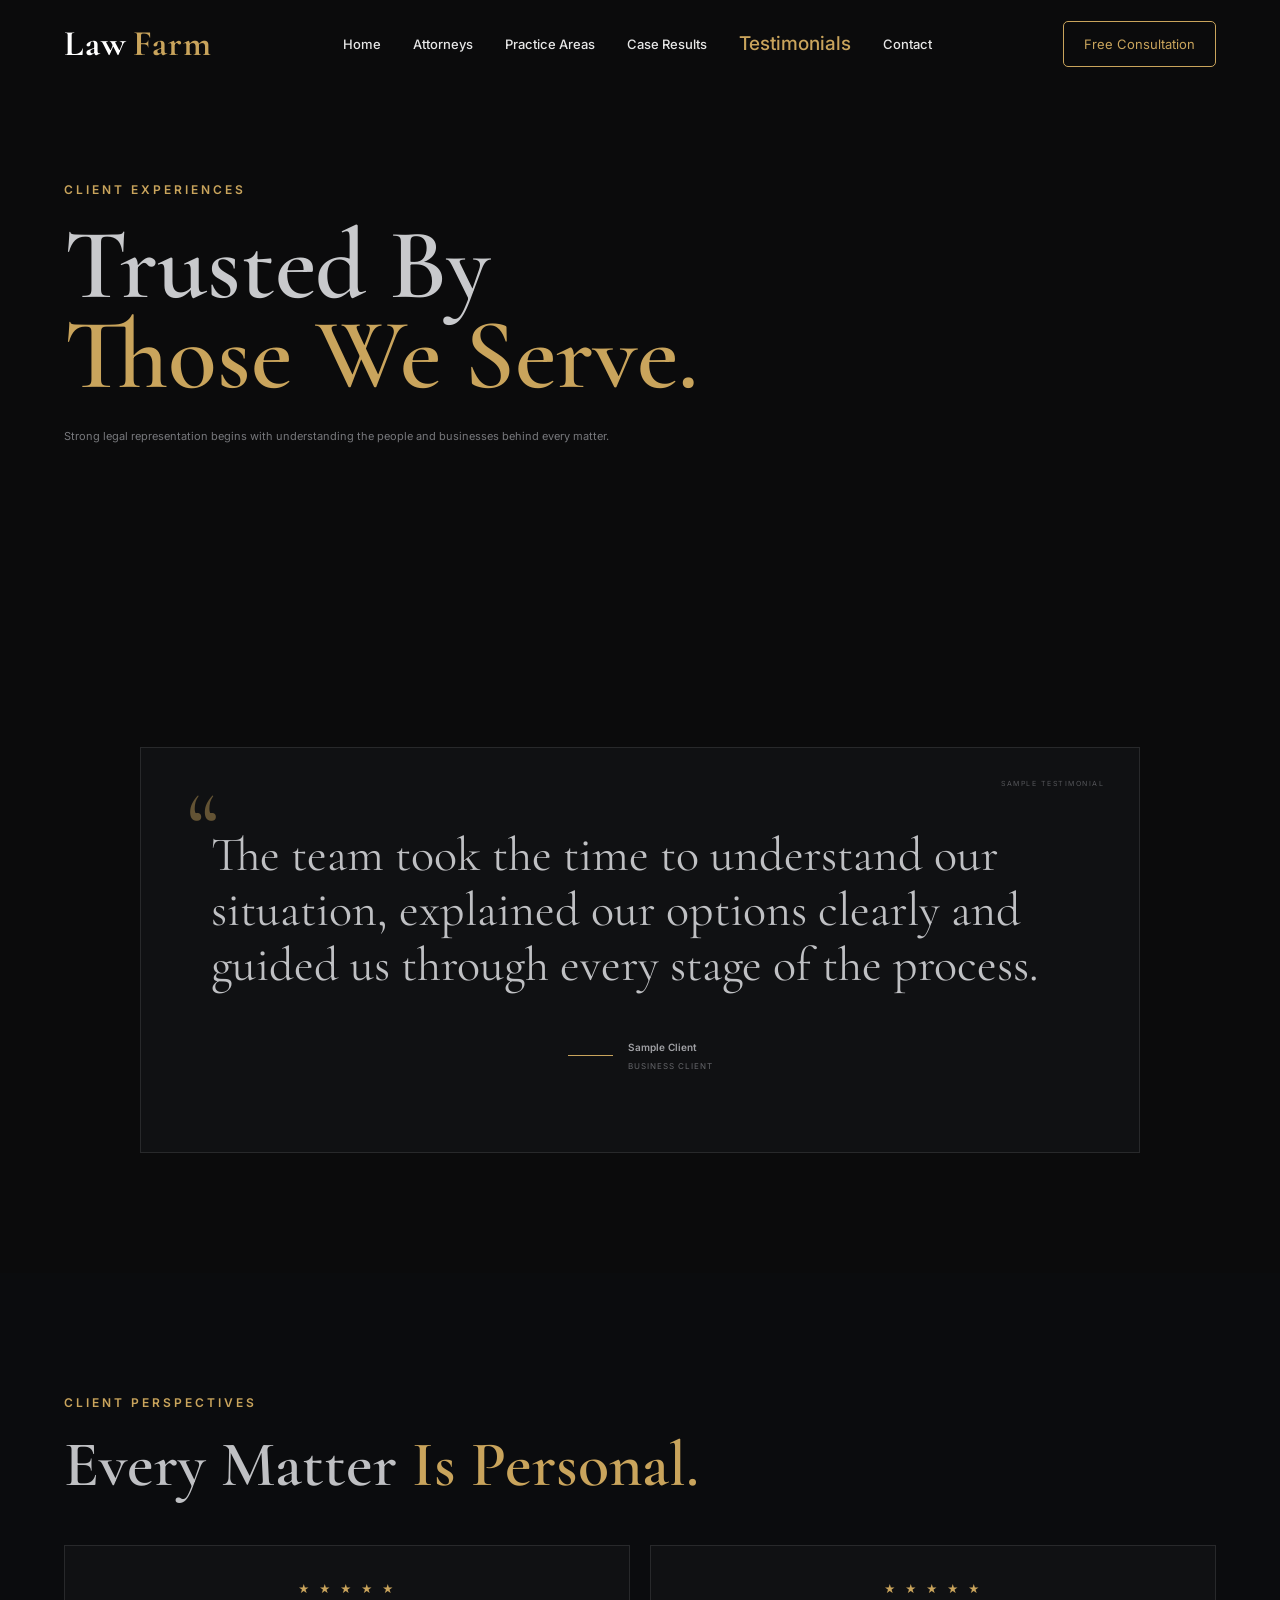
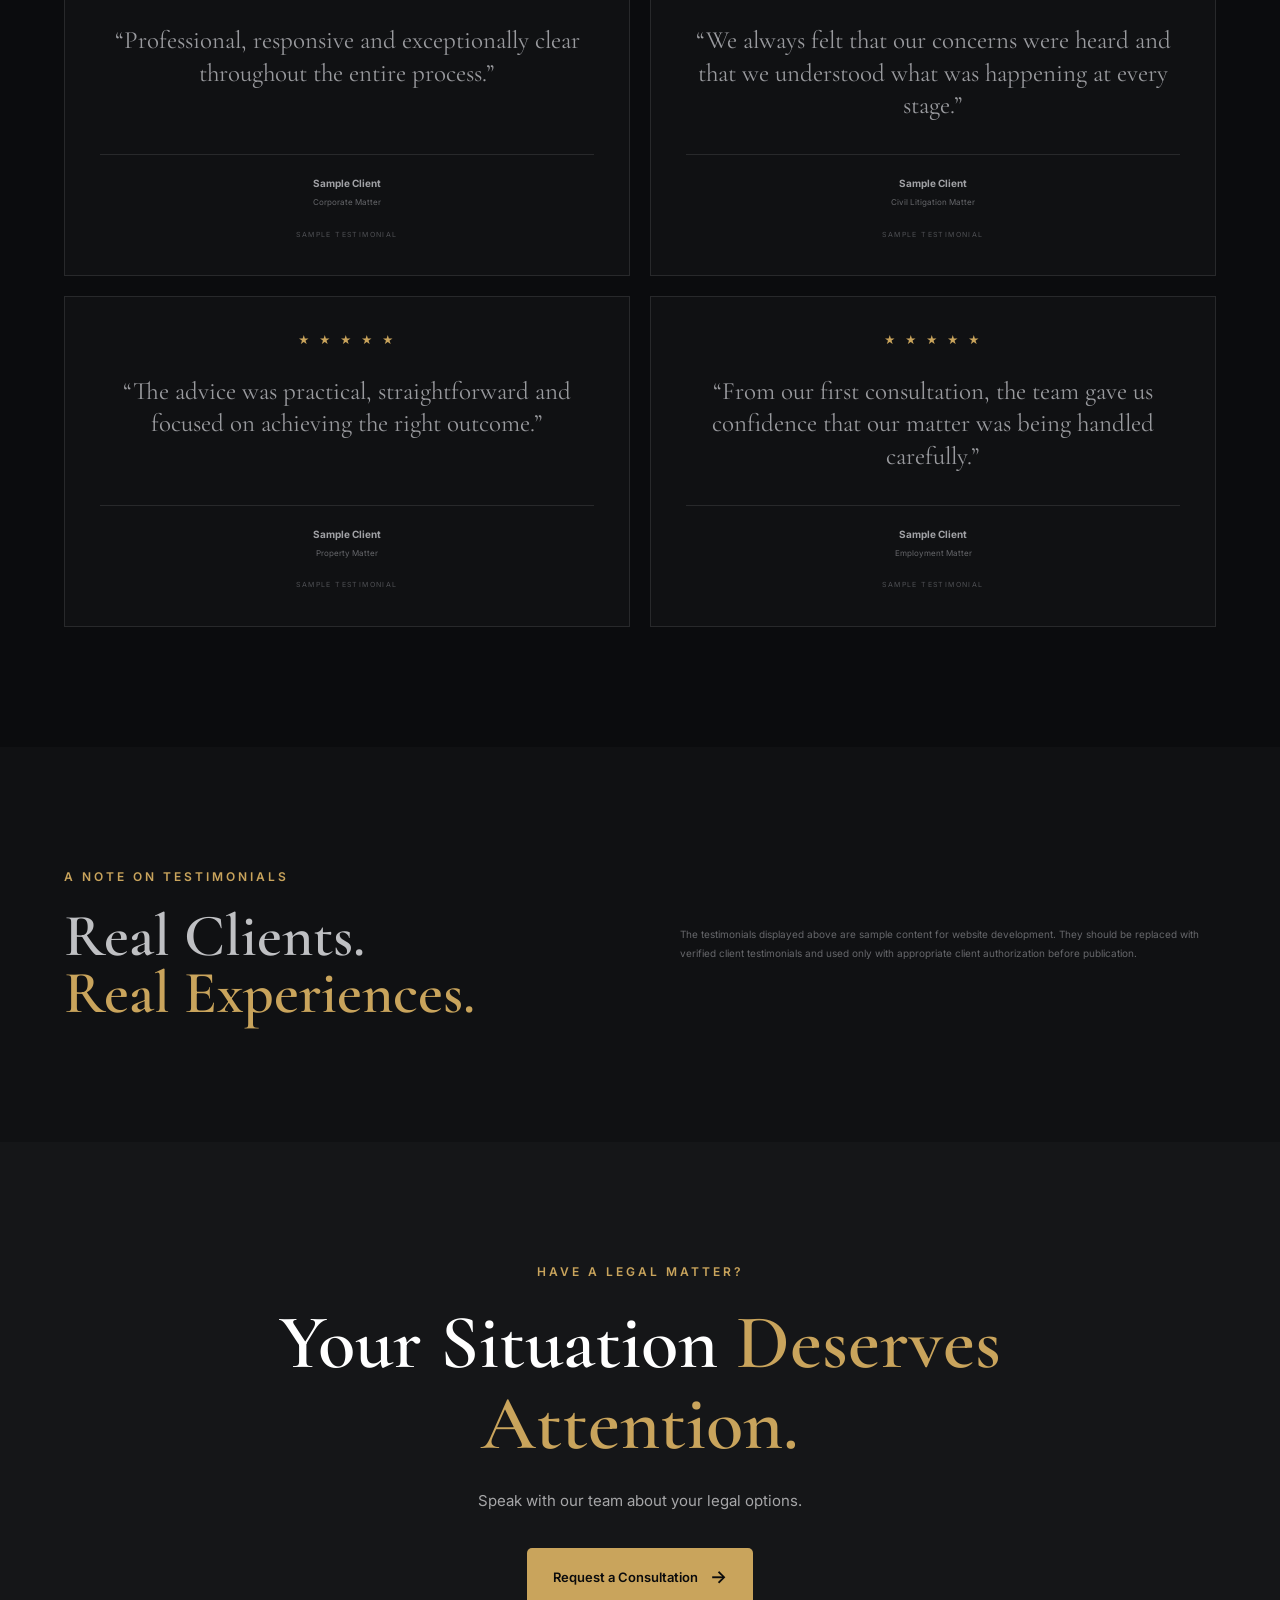
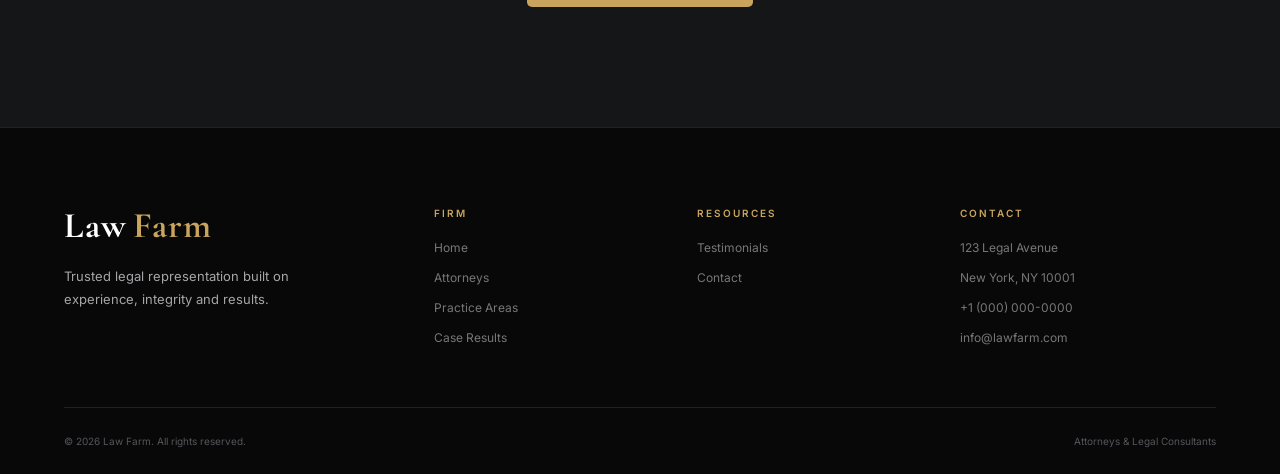
<file: frontend/testimonials.html>
<!DOCTYPE html>
<html lang="en">

<head>

    <meta charset="UTF-8">

    <meta
        name="viewport"
        content="width=device-width, initial-scale=1.0">

    <meta
        name="description"
        content="Client Testimonials | Law Farm">

    <title>Testimonials | Law Farm</title>


    <meta
        name="robots"
        content="index, follow"
    >

    <meta
        name="author"
        content="Law Farm"
    >

   
    <!-- =================================================
        SOCIAL SHARING / OPEN GRAPH
    ================================================= -->

    <meta
        property="og:type"
        content="website"
    >

    <meta
        property="og:title"
        content="Law Farm | Trusted Legal Counsel & Representation"
    >

    <meta
        property="og:description"
        content="Trusted legal counsel and representation for individuals and businesses."
    >

    <meta
        property="og:url"
        content="https://YOUR-DOMAIN.com/"
    >

    <meta
        property="og:image"
        content="https://YOUR-DOMAIN.com/assets/images/lawfarm-social.jpg"
    >

    <meta
        property="og:site_name"
        content="Law Farm"
    >


    <!-- =================================================
        TWITTER / X
    ================================================= -->

    <meta
        name="twitter:card"
        content="summary_large_image"
    >

    <meta
        name="twitter:title"
        content="Law Farm | Trusted Legal Counsel & Representation"
    >

    <meta
        name="twitter:description"
        content="Trusted legal counsel and representation for individuals and businesses."
    >

    <meta
        name="twitter:image"
        content="https://YOUR-DOMAIN.com/assets/images/lawfarm-social.jpg"
    >

    <!-- FAVICON -->

    <link
        rel="icon"
        type="image/png"
        href="assets/icons/favicon.png"
    >

    <link
        rel="preconnect"
        href="https://fonts.googleapis.com">

    <link
        rel="preconnect"
        href="https://fonts.gstatic.com"
        crossorigin>

    <link
        href="https://fonts.googleapis.com/css2?family=Cormorant+Garamond:wght@500;600;700&family=Inter:wght@300;400;500;600;700&display=swap"
        rel="stylesheet">


    <link
        rel="stylesheet"
        href="css/style.css">

    <link
        rel="stylesheet"
        href="css/responsive.css">

    <link
        rel="stylesheet"
        href="css/animations.css">

</head>


<body>


<!-- =====================================================
     HEADER
===================================================== -->

<header id="site-header">

    <div class="container header-container">


        <a
            href="index.html"
            class="logo">

            <span class="logo-main">
                Law
            </span>

            <span class="logo-accent">
                Farm
            </span>

        </a>


        <nav id="main-navigation">

            <ul>

                <li>
                    <a href="index.html">
                        Home
                    </a>
                </li>

                <li>
                    <a href="attorneys.html">
                        Attorneys
                    </a>
                </li>

                <li>
                    <a href="practice-areas.html">
                        Practice Areas
                    </a>
                </li>

                <li>
                    <a href="case-results.html">
                        Case Results
                    </a>
                </li>

                <li>
                    <a
                        href="testimonials.html"
                        class="active-page">

                        Testimonials

                    </a>
                </li>

                <li>
                    <a href="contact.html">
                        Contact
                    </a>
                </li>

            </ul>

        </nav>


        <a
            href="contact.html"
            class="header-cta">

            Free Consultation

        </a>


        <button
            class="menu-toggle"
            id="menu-toggle"
            aria-label="Open navigation menu"
            aria-expanded="false"
            aria-controls="main-navigation">

            <span></span>
            <span></span>
            <span></span>

        </button>

    </div>

</header>



<main>


<!-- =====================================================
     TESTIMONIAL HERO
===================================================== -->

<section class="testimonials-hero section">

    <div class="container">


        <div class="page-heading reveal">


            <p class="eyebrow">
                CLIENT EXPERIENCES
            </p>


            <h1>

                Trusted By
                <span>Those We Serve.</span>

            </h1>


            <p>

                Strong legal representation begins with
                understanding the people and businesses
                behind every matter.

            </p>

        </div>

    </div>

</section>



<!-- =====================================================
     FEATURED TESTIMONIAL
===================================================== -->

<section class="featured-testimonial section section-dark">

    <div class="container">


        <div class="featured-testimonial-card reveal">


            <div class="quote-mark">
                “
            </div>


            <blockquote>

                The team took the time to understand
                our situation, explained our options
                clearly and guided us through every
                stage of the process.

            </blockquote>


            <div class="testimonial-author">


                <div class="testimonial-author-line">
                </div>


                <div>

                    <strong>
                        Sample Client
                    </strong>

                    <span>
                        Business Client
                    </span>

                </div>

            </div>


            <div class="testimonial-label">

                SAMPLE TESTIMONIAL

            </div>

        </div>

    </div>

</section>



<!-- =====================================================
     TESTIMONIAL GRID
===================================================== -->

<section class="testimonial-grid-section section">

    <div class="container">


        <div class="section-heading reveal">

            <p class="eyebrow">
                CLIENT PERSPECTIVES
            </p>


            <h2>
                Every Matter
                <span>Is Personal.</span>
            </h2>

        </div>



        <div class="testimonial-grid">


            <!-- TESTIMONIAL 01 -->

            <article
                class="testimonial-card reveal">

                <div class="testimonial-stars"
                     aria-label="Sample five-star rating">

                    ★ ★ ★ ★ ★

                </div>


                <blockquote>

                    “Professional, responsive and
                    exceptionally clear throughout
                    the entire process.”

                </blockquote>


                <div class="testimonial-client">

                    <strong>
                        Sample Client
                    </strong>

                    <span>
                        Corporate Matter
                    </span>

                </div>


                <small>
                    SAMPLE TESTIMONIAL
                </small>

            </article>



            <!-- TESTIMONIAL 02 -->

            <article
                class="testimonial-card reveal">

                <div class="testimonial-stars"
                     aria-label="Sample five-star rating">

                    ★ ★ ★ ★ ★

                </div>


                <blockquote>

                    “We always felt that our concerns
                    were heard and that we understood
                    what was happening at every stage.”

                </blockquote>


                <div class="testimonial-client">

                    <strong>
                        Sample Client
                    </strong>

                    <span>
                        Civil Litigation Matter
                    </span>

                </div>


                <small>
                    SAMPLE TESTIMONIAL
                </small>

            </article>



            <!-- TESTIMONIAL 03 -->

            <article
                class="testimonial-card reveal">

                <div class="testimonial-stars"
                     aria-label="Sample five-star rating">

                    ★ ★ ★ ★ ★

                </div>


                <blockquote>

                    “The advice was practical,
                    straightforward and focused
                    on achieving the right outcome.”

                </blockquote>


                <div class="testimonial-client">

                    <strong>
                        Sample Client
                    </strong>

                    <span>
                        Property Matter
                    </span>

                </div>


                <small>
                    SAMPLE TESTIMONIAL
                </small>

            </article>



            <!-- TESTIMONIAL 04 -->

            <article
                class="testimonial-card reveal">

                <div class="testimonial-stars"
                     aria-label="Sample five-star rating">

                    ★ ★ ★ ★ ★

                </div>


                <blockquote>

                    “From our first consultation,
                    the team gave us confidence
                    that our matter was being handled
                    carefully.”

                </blockquote>


                <div class="testimonial-client">

                    <strong>
                        Sample Client
                    </strong>

                    <span>
                        Employment Matter
                    </span>

                </div>


                <small>
                    SAMPLE TESTIMONIAL
                </small>

            </article>


        </div>

    </div>

</section>



<!-- =====================================================
     TRUST / DISCLAIMER
===================================================== -->

<section class="testimonial-note section section-dark">

    <div class="container">


        <div class="testimonial-note-inner reveal">


            <div>

                <p class="eyebrow">
                    A NOTE ON TESTIMONIALS
                </p>


                <h2>
                    Real Clients.
                    <span>Real Experiences.</span>
                </h2>

            </div>


            <p>

                The testimonials displayed above are
                sample content for website development.
                They should be replaced with verified
                client testimonials and used only with
                appropriate client authorization before
                publication.

            </p>

        </div>

    </div>

</section>



<!-- =====================================================
     CTA
===================================================== -->

<section class="consultation">

    <div class="container consultation-container reveal">


        <p class="eyebrow">
            Have A Legal Matter?
        </p>


        <h2>

            Your Situation
            <span>Deserves Attention.</span>

        </h2>


        <p>

            Speak with our team about
            your legal options.

        </p>


        <a
            href="contact.html"
            class="btn btn-primary">

            Request a Consultation

            <span class="btn-arrow">
                →
            </span>

        </a>

    </div>

</section>


</main>



<!-- =====================================================
     FOOTER
===================================================== -->

<footer class="footer">

    <div class="container">


        <div class="footer-grid">


            <div class="footer-brand">

                <a
                    href="index.html"
                    class="logo">

                    <span class="logo-main">
                        Law
                    </span>

                    <span class="logo-accent">
                        Farm
                    </span>

                </a>


                <p>

                    Trusted legal representation
                    built on experience, integrity
                    and results.

                </p>

            </div>


            <div class="footer-column">

                <h3>
                    Firm
                </h3>

                <a href="index.html">
                    Home
                </a>

                <a href="attorneys.html">
                    Attorneys
                </a>

                <a href="practice-areas.html">
                    Practice Areas
                </a>

                <a href="case-results.html">
                    Case Results
                </a>

            </div>


            <div class="footer-column">

                <h3>
                    Resources
                </h3>

                <a href="testimonials.html">
                    Testimonials
                </a>

                <a href="contact.html">
                    Contact
                </a>

            </div>


            <div class="footer-column">

                <h3>
                    Contact
                </h3>

                <p>
                    123 Legal Avenue
                </p>

                <p>
                    New York, NY 10001
                </p>

                <a href="tel:+10000000000">
                    +1 (000) 000-0000
                </a>

                <a href="mailto:info@lawfarm.com">
                    info@lawfarm.com
                </a>

            </div>


        </div>


        <div class="footer-bottom">

            <p>
                © 2026 Law Farm.
                All rights reserved.
            </p>

            <p>
                Attorneys & Legal Consultants
            </p>

        </div>

    </div>

</footer>



<script src="js/main.js"></script>

<script src="js/animation.js"></script>


</body>

</html>
</file>
<file: frontend/css/style.css>
/* =====================================================
   GLOBAL RESET
===================================================== */

* {
    margin: 0;
    padding: 0;
    box-sizing: border-box;
}


html {
    scroll-behavior: smooth;
}


body {

    background: #0B0B0C;

    color: #FFFFFF;

    font-family: 'Inter', sans-serif;

    line-height: 1.6;

    overflow-x: hidden;
}


img {
    max-width: 100%;
    display: block;
}


a {
    color: inherit;
}


button {
    font-family: inherit;
}


.container {

    width: min(1200px, 90%);

    margin: 0 auto;
}


/* =====================================================
   COLOR SYSTEM
===================================================== */

:root {

    --black: #0B0B0C;

    --dark: #101113;

    --card: #151618;

    --card-light: #1A1B1E;

    --gold: #C9A45C;

    --gold-light: #E0C27A;

    --white: #FFFFFF;

    --gray: #A6A6A8;

    --border: rgba(255,255,255,.10);

}


/* =====================================================
   TYPOGRAPHY
===================================================== */

h1,
h2,
h3 {

    font-family:
        'Cormorant Garamond',
        serif;

    font-weight: 600;

    line-height: 1.05;
}


h1 span,
h2 span {

    color: var(--gold);
}


p {

    color: var(--gray);
}


/* =====================================================
   LOGO
===================================================== */

.logo {

    display: inline-flex;

    align-items: center;

    gap: 6px;

    color: var(--white);

    text-decoration: none;

    font-family:
        'Cormorant Garamond',
        serif;

    font-size: 36px;

    font-weight: 700;

    line-height: 1;

    letter-spacing: 1px;

    white-space: nowrap;
}


.logo-main {

    color: var(--white);
}


.logo-accent {

    color: var(--gold);
}


.logo:hover {

    color: var(--white);
}


.logo:hover .logo-accent {

    color: var(--gold-light);
}


/* =====================================================
   HEADER
===================================================== */

header {

    position: fixed;

    top: 0;

    left: 0;

    width: 100%;

    z-index: 1000;

    background: transparent;

    border-bottom:
        1px solid transparent;

    transition:
        background .4s ease,
        border-color .4s ease,
        box-shadow .4s ease;
}


header.scrolled {

    background:
        rgba(11,11,12,.92);

    backdrop-filter:
        blur(14px);

    border-color:
        rgba(255,255,255,.08);

    box-shadow:
        0 10px 40px rgba(0,0,0,.25);
}


.header-container {

    height: 88px;

    display: flex;

    align-items: center;

    justify-content: space-between;

    gap: 35px;
}


nav ul {

    display: flex;

    align-items: center;

    gap: 32px;

    list-style: none;
}


nav a {

    position: relative;

    color: #E7E7E7;

    text-decoration: none;

    font-size: 13px;

    font-weight: 500;

    transition:
        color .3s ease;
}


nav a::after {

    content: "";

    position: absolute;

    left: 0;

    bottom: -8px;

    width: 0;

    height: 1px;

    background: var(--gold);

    transition:
        width .3s ease;
}


nav a:hover {

    color: var(--gold);
}


nav a:hover::after {

    width: 100%;
}


/* =====================================================
   HEADER CTA
===================================================== */

.header-cta {

    padding: 12px 20px;

    border:
        1px solid var(--gold);

    color: var(--gold);

    text-decoration: none;

    font-size: 13px;

    border-radius: 5px;

    transition: all .3s ease;
}


.header-cta:hover {

    background: var(--gold);

    color: var(--black);
}


/* =====================================================
   MOBILE MENU
===================================================== */

.menu-toggle {

    display: none;

    width: 44px;

    height: 44px;

    background: transparent;

    border:
        1px solid rgba(255,255,255,.15);

    border-radius: 50%;

    cursor: pointer;

    padding: 10px;

    flex-direction: column;

    justify-content: center;

    align-items: center;

    gap: 5px;
}


.menu-toggle span {

    display: block;

    width: 20px;

    height: 2px;

    background: var(--gold);

    transition:
        transform .3s ease,
        opacity .3s ease;
}


.menu-toggle.active span:nth-child(1) {

    transform:
        translateY(7px)
        rotate(45deg);
}


.menu-toggle.active span:nth-child(2) {

    opacity: 0;
}


.menu-toggle.active span:nth-child(3) {

    transform:
        translateY(-7px)
        rotate(-45deg);
}


/* =====================================================
   SCROLL PROGRESS
===================================================== */

.scroll-progress {

    position: fixed;

    top: 0;

    left: 0;

    width: 0%;

    height: 3px;

    background: var(--gold);

    z-index: 2000;
}


/* =====================================================
   BUTTONS
===================================================== */

.btn {

    display: inline-flex;

    align-items: center;

    justify-content: center;

    gap: 12px;

    padding: 15px 26px;

    text-decoration: none;

    font-size: 13px;

    font-weight: 600;

    border-radius: 5px;

    transition:
        transform .3s ease,
        background .3s ease,
        color .3s ease,
        box-shadow .3s ease;
}


.btn-primary {

    background: var(--gold);

    color: var(--black);
}


.btn-primary:hover {

    background: var(--gold-light);

    transform:
        translateY(-3px);

    box-shadow:
        0 12px 30px
        rgba(201,164,92,.22);
}


.btn-outline {

    border:
        1px solid rgba(201,164,92,.7);

    color: var(--gold);

    background: transparent;
}


.btn-outline:hover {

    background: var(--gold);

    color: var(--black);

    transform:
        translateY(-3px);
}


.btn-arrow {

    font-size: 18px;

    transition:
        transform .3s ease;
}


.btn:hover .btn-arrow {

    transform:
        translateX(4px);
}


/* =====================================================
   HERO
===================================================== */

.hero {

    min-height: 100vh;

    position: relative;

    overflow: hidden;

    display: flex;

    align-items: center;

    padding:
        150px 0 100px;

    background:
        radial-gradient(
            circle at 80% 50%,
            rgba(201,164,92,.09),
            transparent 30%
        ),

        linear-gradient(
            135deg,
            #0B0B0C,
            #111214
        );
}


.hero-glow {

    position: absolute;

    width: 600px;

    height: 600px;

    right: -250px;

    top: 20%;

    border-radius: 50%;

    background:
        rgba(201,164,92,.08);

    filter: blur(100px);

    pointer-events: none;
}


.hero-grid {

    position: absolute;

    inset: 0;

    opacity: .08;

    background-image:
        linear-gradient(
            rgba(255,255,255,.08) 1px,
            transparent 1px
        ),
        linear-gradient(
            90deg,
            rgba(255,255,255,.08) 1px,
            transparent 1px
        );

    background-size: 80px 80px;

    mask-image:
        linear-gradient(
            to right,
            transparent,
            black,
            transparent
        );
}


.hero-container {

    position: relative;

    z-index: 2;

    display: grid;

    grid-template-columns:
        1.05fr .95fr;

    gap: 70px;

    align-items: center;
}


.hero-content {

    max-width: 680px;
}


.eyebrow {

    color: var(--gold);

    font-size: 12px;

    font-weight: 600;

    text-transform: uppercase;

    letter-spacing: 3px;

    margin-bottom: 22px;
}


.hero h1 {

    font-size:
        clamp(55px, 6vw, 82px);

    letter-spacing: -1px;

    margin-bottom: 28px;
}


.hero-description {

    max-width: 590px;

    font-size: 16px;

    line-height: 1.9;

    margin-bottom: 35px;
}


.hero-buttons {

    display: flex;

    flex-wrap: wrap;

    gap: 14px;
}


.hero-trust {

    display: flex;

    align-items: center;

    gap: 12px;

    margin-top: 35px;
}


.hero-trust span {

    color: #77777A;

    font-size: 11px;

    text-transform: uppercase;

    letter-spacing: 1.5px;
}


.trust-line {

    width: 35px;

    height: 1px;

    background: var(--gold);
}


/* =====================================================
   HERO VISUAL
===================================================== */

.hero-visual {

    position: relative;

    min-height: 500px;

    display: flex;

    align-items: center;

    justify-content: center;
}


.legal-columns {

    position: absolute;

    inset: 0;

    display: flex;

    align-items: flex-end;

    justify-content: center;

    gap: 35px;

    opacity: .5;
}


.column {

    width: 75px;

    height: 380px;

    position: relative;

    background:
        linear-gradient(
            90deg,
            #191919,
            #38352E,
            #171717
        );

    border-radius:
        35px 35px 5px 5px;

    box-shadow:
        15px 0 30px rgba(0,0,0,.5);
}


.column::before {

    content: "";

    position: absolute;

    top: -25px;

    left: -15px;

    width: 105px;

    height: 25px;

    background: #3C392F;

    border-radius: 4px;
}


.column::after {

    content: "";

    position: absolute;

    top: -42px;

    left: -25px;

    width: 125px;

    height: 18px;

    background: #24231F;

    border-radius: 3px;
}


.column-one {

    height: 300px;

    transform:
        translateY(60px);
}


.column-three {

    height: 330px;

    transform:
        translateY(35px);
}


.courthouse-glow {

    position: absolute;

    width: 300px;

    height: 400px;

    background:
        rgba(201,164,92,.10);

    filter: blur(70px);
}


.hero-emblem {

    position: relative;

    z-index: 5;

    text-align: center;

    padding: 35px;

    border:
        1px solid rgba(201,164,92,.4);

    background:
        rgba(10,10,10,.65);

    backdrop-filter:
        blur(12px);

    border-radius: 50%;

    width: 230px;

    height: 230px;

    display: flex;

    flex-direction: column;

    align-items: center;

    justify-content: center;

    box-shadow:
        0 30px 80px rgba(0,0,0,.5);
}


.emblem-ring {

    width: 75px;

    height: 75px;

    border:
        1px solid var(--gold);

    border-radius: 50%;

    display: flex;

    align-items: center;

    justify-content: center;

    margin-bottom: 15px;
}


.emblem-ring span {

    font-family:
        'Cormorant Garamond',
        serif;

    font-size: 30px;

    color: var(--gold);

    font-weight: 700;
}


.hero-emblem p {

    color: var(--white);

    font-size: 11px;

    letter-spacing: 3px;

    margin-bottom: 3px;
}


.hero-emblem small {

    color: var(--gold);

    font-size: 7px;

    letter-spacing: 1px;
}


/* =====================================================
   HERO STAT CARDS
===================================================== */

.hero-stat {

    position: absolute;

    z-index: 10;

    padding: 18px 20px;

    min-width: 155px;

    background:
        rgba(20,20,21,.9);

    border:
        1px solid rgba(255,255,255,.12);

    backdrop-filter:
        blur(10px);

    box-shadow:
        0 20px 50px rgba(0,0,0,.35);
}


.hero-stat strong {

    display: block;

    font-family:
        'Cormorant Garamond',
        serif;

    font-size: 32px;

    color: var(--gold);

    line-height: 1;
}


.hero-stat span {

    display: block;

    color: #BDBDBD;

    font-size: 10px;

    margin-top: 7px;
}


.stat-one {

    left: 0;

    bottom: 45px;
}


.stat-two {

    right: 0;

    top: 90px;
}


.stat-three {

    right: 20px;

    bottom: 20px;
}


/* =====================================================
   SECTIONS
===================================================== */

.section {

    padding:
        120px 0;
}


.section-dark {

    background:
        #101113;
}


.section-heading {

    margin-bottom: 70px;
}


.section-heading h2 {

    font-size:
        clamp(45px, 5vw, 65px);

    margin-bottom: 20px;
}


.section-heading.centered {

    text-align: center;

    max-width: 700px;

    margin-left: auto;

    margin-right: auto;
}


.section-description {

    max-width: 600px;

    margin:
        0 auto;

    line-height: 1.8;
}


/* =====================================================
   ABOUT
===================================================== */

.about-grid {

    display: grid;

    grid-template-columns:
        1fr 1fr;

    gap: 100px;
}


.about-intro {

    max-width: 550px;
}


.large-text {

    color: var(--white);

    font-family:
        'Cormorant Garamond',
        serif;

    font-size: 30px;

    line-height: 1.3;

    margin-bottom: 25px;
}


.about-intro > p:not(.large-text) {

    line-height: 1.9;

    margin-bottom: 30px;
}


.text-link {

    display: inline-flex;

    align-items: center;

    gap: 12px;

    color: var(--gold);

    text-decoration: none;

    font-size: 13px;

    font-weight: 600;
}


.text-link span {

    font-size: 18px;

    transition:
        transform .3s ease;
}


.text-link:hover span {

    transform:
        translateX(5px);
}


.about-features {

    border-top:
        1px solid var(--border);
}


.feature {

    display: grid;

    grid-template-columns: 60px 1fr;

    gap: 25px;

    padding:
        30px 0;

    border-bottom:
        1px solid var(--border);
}


.feature-number {

    color: var(--gold);

    font-family:
        'Cormorant Garamond',
        serif;

    font-size: 18px;
}


.feature h3 {

    font-size: 27px;

    margin-bottom: 8px;
}


.feature p {

    font-size: 14px;

    line-height: 1.7;
}


/* =====================================================
   PRACTICE AREAS
===================================================== */

.practice-grid {

    display: grid;

    grid-template-columns:
        repeat(3, 1fr);

    gap: 15px;
}


.practice-card {

    position: relative;

    min-height: 330px;

    padding: 35px;

    background:
        #151618;

    border:
        1px solid var(--border);

    text-decoration: none;

    overflow: hidden;

    transition:
        transform .4s ease,
        border-color .4s ease,
        background .4s ease;
}


.practice-card::before {

    content: "";

    position: absolute;

    left: 0;

    bottom: 0;

    width: 0;

    height: 2px;

    background: var(--gold);

    transition:
        width .4s ease;
}


.practice-card:hover {

    transform:
        translateY(-8px);

    border-color:
        rgba(201,164,92,.45);

    background:
        #191A1D;
}


.practice-card:hover::before {

    width: 100%;
}


.practice-number {

    position: absolute;

    top: 25px;

    right: 25px;

    color: #55565A;

    font-size: 11px;

    letter-spacing: 1px;
}


.practice-icon {

    color: var(--gold);

    font-size: 38px;

    margin-bottom: 55px;
}


.practice-card h3 {

    font-size: 29px;

    margin-bottom: 14px;
}


.practice-card p {

    font-size: 13px;

    line-height: 1.8;

    max-width: 300px;
}


.card-arrow {

    position: absolute;

    bottom: 30px;

    right: 30px;

    color: var(--gold);

    font-size: 22px;

    transition:
        transform .3s ease;
}


.practice-card:hover .card-arrow {

    transform:
        translateX(6px);
}


.center-button {

    display: flex;

    justify-content: center;

    margin-top: 50px;
}


/* =====================================================
   WHY US
===================================================== */

.why-grid {

    display: grid;

    grid-template-columns:
        .9fr 1.1fr;

    gap: 100px;
}


.why-content {

    max-width: 520px;
}


.why-content h2 {

    font-size:
        clamp(45px, 5vw, 65px);

    margin-bottom: 25px;
}


.why-content > p:not(.eyebrow) {

    line-height: 1.9;

    margin-bottom: 30px;
}


.why-list {

    border-top:
        1px solid var(--border);
}


.why-item {

    display: grid;

    grid-template-columns:
        50px 1fr;

    gap: 20px;

    padding:
        25px 0;

    border-bottom:
        1px solid var(--border);
}


.why-item > span {

    color: var(--gold);

    font-family:
        'Cormorant Garamond',
        serif;

    font-size: 18px;
}


.why-item h3 {

    font-size: 25px;

    margin-bottom: 5px;
}


.why-item p {

    font-size: 13px;
}


/* =====================================================
   STATISTICS
===================================================== */

.stats {

    padding:
        80px 0;

    border-top:
        1px solid var(--border);

    border-bottom:
        1px solid var(--border);
}


.stats-grid {

    display: grid;

    grid-template-columns:
        repeat(4, 1fr);
}


.stat-box {

    text-align: center;

    padding: 20px;

    border-right:
        1px solid var(--border);
}


.stat-box:last-child {

    border-right: none;
}


.stat-box strong {

    display: block;

    color: var(--gold);

    font-family:
        'Cormorant Garamond',
        serif;

    font-size: 55px;

    line-height: 1;

    margin-bottom: 10px;
}


.stat-box span {

    color: #929296;

    font-size: 11px;

    text-transform: uppercase;

    letter-spacing: 1.5px;
}


/* =====================================================
   ATTORNEYS
===================================================== */

.attorney-grid {

    display: grid;

    grid-template-columns:
        repeat(3, 1fr);

    gap: 25px;
}


.attorney-card {

    overflow: hidden;
}


.attorney-photo {

    position: relative;

    height: 400px;

    overflow: hidden;

    background:
        linear-gradient(
            145deg,
            #252528,
            #101012
        );
}


.portrait-placeholder {

    height: 100%;

    display: flex;

    align-items: center;

    justify-content: center;

    color: rgba(201,164,92,.35);

    font-family:
        'Cormorant Garamond',
        serif;

    font-size: 110px;

    font-weight: 600;
}


.attorney-overlay {

    position: absolute;

    inset: 0;

    display: flex;

    align-items: flex-end;

    justify-content: center;

    padding-bottom: 30px;

    background:
        linear-gradient(
            transparent,
            rgba(0,0,0,.9)
        );

    color: var(--gold);

    opacity: 0;

    transition:
        opacity .4s ease;
}


.attorney-card:hover
.attorney-overlay {

    opacity: 1;
}


.attorney-info {

    padding:
        25px 0;
}


.attorney-info p {

    color: var(--gold);

    font-size: 9px;

    letter-spacing: 2px;

    margin-bottom: 8px;
}


.attorney-info h3 {

    font-size: 30px;

    margin-bottom: 5px;
}


.attorney-info span {

    color: #88888C;

    font-size: 12px;
}


/* =====================================================
   CASE RESULTS
===================================================== */

.results-list {

    border-top:
        1px solid var(--border);
}


.result-item {

    display: grid;

    grid-template-columns:
        .25fr 1fr .25fr;

    gap: 30px;

    align-items: center;

    padding:
        35px 0;

    border-bottom:
        1px solid var(--border);
}


.result-category {

    color: var(--gold);

    font-size: 9px;

    letter-spacing: 2px;

    font-weight: 600;
}


.result-title h3 {

    font-size: 28px;

    margin-bottom: 8px;
}


.result-title p {

    font-size: 13px;
}


.result-outcome {

    text-align: right;
}


.result-outcome strong {

    display: block;

    color: var(--white);

    font-family:
        'Cormorant Garamond',
        serif;

    font-size: 25px;
}


.result-outcome span {

    color: var(--gold);

    font-size: 10px;

    text-transform: uppercase;

    letter-spacing: 1px;
}


/* =====================================================
   TESTIMONIALS
===================================================== */

.testimonial-card {

    max-width: 900px;

    margin:
        0 auto;

    text-align: center;

    padding:
        60px 40px;

    border:
        1px solid var(--border);

    background:
        #111214;
}


.quote-mark {

    color: var(--gold);

    font-family:
        'Cormorant Garamond',
        serif;

    font-size: 70px;

    height: 45px;
}


.testimonial-card blockquote {

    color: var(--white);

    font-family:
        'Cormorant Garamond',
        serif;

    font-size: 31px;

    line-height: 1.4;

    margin:
        25px auto 35px;

    max-width: 720px;
}


.testimonial-author {

    display: flex;

    align-items: center;

    justify-content: center;

    gap: 14px;
}


.author-avatar {

    width: 45px;

    height: 45px;

    border-radius: 50%;

    display: flex;

    align-items: center;

    justify-content: center;

    background: var(--gold);

    color: var(--black);

    font-size: 11px;

    font-weight: 700;
}


.testimonial-author strong {

    display: block;

    text-align: left;

    font-size: 13px;
}


.testimonial-author span {

    display: block;

    text-align: left;

    color: #77777A;

    font-size: 10px;

    margin-top: 3px;
}


.testimonial-dots {

    display: flex;

    justify-content: center;

    gap: 8px;

    margin-top: 25px;
}


.testimonial-dots span {

    width: 7px;

    height: 7px;

    border-radius: 50%;

    background: #444;

}


.testimonial-dots span.active {

    background: var(--gold);
}


/* =====================================================
   CONSULTATION
===================================================== */

.consultation {

    position: relative;

    overflow: hidden;

    padding:
        120px 0;

    text-align: center;

    background:
        #151618;
}


.consultation-glow {

    position: absolute;

    width: 500px;

    height: 500px;

    left: 50%;

    top: 50%;

    transform:
        translate(-50%,-50%);

    background:
        rgba(201,164,92,.08);

    filter: blur(100px);
}


.consultation-container {

    position: relative;

    z-index: 2;
}


.consultation h2 {

    max-width: 800px;

    margin:
        0 auto 25px;

    font-size:
        clamp(50px, 6vw, 78px);
}


.consultation p:not(.eyebrow) {

    max-width: 550px;

    margin:
        0 auto 35px;

    font-size: 15px;
}


/* =====================================================
   FOOTER
===================================================== */

.footer {

    padding:
        80px 0 25px;

    background:
        #080809;

    border-top:
        1px solid var(--border);
}


.footer-grid {

    display: grid;

    grid-template-columns:
        1.5fr 1fr 1fr 1.2fr;

    gap: 50px;

    padding-bottom: 60px;

    border-bottom:
        1px solid var(--border);
}


.footer-brand p {

    max-width: 300px;

    margin-top: 20px;

    font-size: 13px;

    line-height: 1.8;
}


.footer-column {

    display: flex;

    flex-direction: column;

    gap: 11px;
}


.footer-column h3 {

    color: var(--gold);

    font-family:
        'Inter',
        sans-serif;

    font-size: 10px;

    text-transform: uppercase;

    letter-spacing: 2px;

    margin-bottom: 8px;
}


.footer-column a,
.footer-column p {

    color: #77777A;

    font-size: 12px;

    text-decoration: none;

    transition:
        color .3s ease;
}


.footer-column a:hover {

    color: var(--gold);
}


.footer-bottom {

    display: flex;

    justify-content: space-between;

    padding-top: 25px;

    gap: 20px;
}


.footer-bottom p {

    color: #55565A;

    font-size: 10px;
}


/* =====================================================
   ACCESSIBILITY
===================================================== */

a:focus-visible,
button:focus-visible {

    outline:
        2px solid var(--gold);

    outline-offset: 4px;
}

/* =====================================================
   PRACTICE AREAS PAGE
===================================================== */


/* =====================================================
   PAGE HERO
===================================================== */

.page-hero {

    position: relative;

    min-height: 65vh;

    display: flex;

    align-items: center;

    overflow: hidden;

    padding:
        160px 0 100px;

    background:
        radial-gradient(
            circle at 75% 50%,
            rgba(201,164,92,.10),
            transparent 32%
        ),

        #0B0B0C;
}


.page-hero-glow {

    position: absolute;

    width: 500px;

    height: 500px;

    right: -180px;

    top: 10%;

    border-radius: 50%;

    background:
        rgba(201,164,92,.08);

    filter: blur(100px);

    pointer-events: none;
}


.page-hero-grid {

    position: absolute;

    inset: 0;

    opacity: .06;

    background-image:
        linear-gradient(
            rgba(255,255,255,.08) 1px,
            transparent 1px
        ),
        linear-gradient(
            90deg,
            rgba(255,255,255,.08) 1px,
            transparent 1px
        );

    background-size:
        80px 80px;
}


.page-hero-content {

    position: relative;

    z-index: 2;

    max-width: 850px;
}


.page-hero h1 {

    font-size:
        clamp(55px, 7vw, 90px);

    margin-bottom: 30px;
}


.page-hero h1 span {

    display: block;

    color: var(--gold);
}


.page-hero-content > p:not(.eyebrow) {

    max-width: 650px;

    font-size: 16px;

    line-height: 1.9;

    margin-bottom: 35px;
}


.breadcrumb {

    display: flex;

    align-items: center;

    gap: 12px;

    color: #66676A;

    font-size: 11px;

    text-transform: uppercase;

    letter-spacing: 1.5px;
}


.breadcrumb a {

    color: #99999D;

    text-decoration: none;

    transition:
        color .3s ease;
}


.breadcrumb a:hover {

    color: var(--gold);
}


.breadcrumb strong {

    color: var(--gold);

    font-weight: 500;
}


/* =====================================================
   PRACTICE INTRO
===================================================== */

.practice-intro {

    background:
        #0B0B0C;
}


.practice-intro-grid {

    display: grid;

    grid-template-columns:
        1fr 1fr;

    gap: 100px;

    align-items: start;
}


.practice-intro h2 {

    font-size:
        clamp(45px, 5vw, 65px);
}


.practice-intro-grid
.large-text {

    margin-bottom: 20px;
}


.practice-intro-grid
p:not(.eyebrow):not(.large-text) {

    font-size: 14px;

    line-height: 1.9;
}


/* =====================================================
   LARGE PRACTICE CARDS
===================================================== */

.practice-large-grid {

    display: grid;

    grid-template-columns:
        repeat(2, 1fr);

    gap: 18px;
}


.practice-large-card {

    position: relative;

    min-height: 390px;

    padding: 40px;

    background:
        #151618;

    border:
        1px solid var(--border);

    text-decoration: none;

    overflow: hidden;

    transition:
        transform .4s ease,
        border-color .4s ease,
        background .4s ease;
}


.practice-large-card::before {

    content: "";

    position: absolute;

    width: 0;

    height: 3px;

    left: 0;

    bottom: 0;

    background:
        var(--gold);

    transition:
        width .5s ease;
}


.practice-large-card:hover {

    transform:
        translateY(-8px);

    border-color:
        rgba(201,164,92,.45);

    background:
        #191A1D;
}


.practice-large-card:hover::before {

    width: 100%;
}


.practice-large-number {

    position: absolute;

    top: 30px;

    right: 30px;

    color: #4D4E51;

    font-family:
        'Cormorant Garamond',
        serif;

    font-size: 22px;
}


.practice-large-icon {

    color: var(--gold);

    font-size: 42px;

    margin-bottom: 65px;
}


.practice-large-card h3 {

    font-size: 36px;

    margin-bottom: 15px;
}


.practice-large-card p {

    max-width: 470px;

    font-size: 13px;

    line-height: 1.85;
}


.practice-card-link {

    position: absolute;

    left: 40px;

    bottom: 30px;

    color: var(--gold);

    font-size: 11px;

    text-transform: uppercase;

    letter-spacing: 1.5px;

    font-weight: 600;
}


.practice-card-link span {

    display: inline-block;

    margin-left: 8px;

    font-size: 17px;

    transition:
        transform .3s ease;
}


.practice-large-card:hover
.practice-card-link span {

    transform:
        translateX(6px);
}


/* =====================================================
   DETAILED PRACTICE AREAS
===================================================== */

.practice-details {

    background:
        #0B0B0C;
}


.practice-detail {

    display: grid;

    grid-template-columns:
        180px 1fr;

    gap: 80px;

    padding:
        90px 0;

    border-top:
        1px solid var(--border);
}


.practice-detail:last-child {

    border-bottom:
        1px solid var(--border);
}


.practice-detail-number {

    color: var(--gold);

    font-family:
        'Cormorant Garamond',
        serif;

    font-size: 70px;

    line-height: 1;
}


.practice-detail-content {

    max-width: 760px;
}


.practice-detail-content h2 {

    font-size:
        clamp(40px, 5vw, 62px);

    margin-bottom: 25px;
}


.practice-detail-content > p:not(.eyebrow) {

    max-width: 700px;

    font-size: 15px;

    line-height: 1.9;

    margin-bottom: 30px;
}


.practice-detail-content ul {

    display: grid;

    grid-template-columns:
        repeat(2, 1fr);

    gap: 12px 30px;

    list-style: none;
}


.practice-detail-content li {

    position: relative;

    padding-left: 20px;

    color: #A7A7AA;

    font-size: 12px;
}


.practice-detail-content li::before {

    content: "";

    position: absolute;

    left: 0;

    top: 9px;

    width: 6px;

    height: 1px;

    background:
        var(--gold);
}


/* =====================================================
   TABLET
===================================================== */

@media (max-width: 900px) {

    .page-hero {

        min-height: 60vh;
    }


    .practice-intro-grid {

        gap: 50px;
    }


    .practice-large-grid {

        grid-template-columns:
            1fr;
    }


    .practice-detail {

        grid-template-columns:
            100px 1fr;

        gap: 40px;
    }

}



/* =====================================================
   MOBILE
===================================================== */

@media (max-width: 600px) {

    .page-hero {

        min-height: auto;

        padding:
            140px 0 75px;
    }


    .page-hero h1 {

        font-size: 50px;
    }


    .page-hero-content
    > p:not(.eyebrow) {

        font-size: 14px;
    }


    .practice-intro-grid {

        grid-template-columns:
            1fr;

        gap: 35px;
    }


    .practice-large-card {

        min-height: 350px;

        padding: 30px;
    }


    .practice-large-icon {

        margin-bottom: 55px;
    }


    .practice-large-card h3 {

        font-size: 32px;
    }


    .practice-card-link {

        left: 30px;
    }


    .practice-detail {

        grid-template-columns:
            1fr;

        gap: 25px;

        padding:
            65px 0;
    }


    .practice-detail-number {

        font-size: 50px;
    }


    .practice-detail-content ul {

        grid-template-columns:
            1fr;
    }

}

/* =====================================================
   ATTORNEYS PAGE
===================================================== */


/* =====================================================
   ATTORNEY INTRO
===================================================== */

.attorney-intro {

    background: #0B0B0C;
}


.attorney-intro-grid {

    display: grid;

    grid-template-columns:
        1fr 1fr;

    gap: 100px;

    align-items: start;
}


.attorney-intro h2 {

    font-size:
        clamp(45px, 5vw, 65px);
}


.attorney-intro-grid
.large-text {

    margin-bottom: 20px;
}


.attorney-intro-grid
p:not(.eyebrow):not(.large-text) {

    font-size: 14px;

    line-height: 1.9;
}


/* =====================================================
   ATTORNEY GRID
===================================================== */

.attorneys-directory {

    background:
        #0F1012;
}


.attorney-grid {

    display: grid;

    grid-template-columns:
        repeat(2, 1fr);

    gap: 55px 30px;
}


.attorney-card {

    position: relative;
}


.attorney-image {

    position: relative;

    height: 520px;

    overflow: hidden;

    background:
        #1A1B1E;

    border:
        1px solid var(--border);
}


.attorney-image-placeholder {

    position: absolute;

    inset: 0;

    display: flex;

    align-items: center;

    justify-content: center;

    background:

        radial-gradient(
            circle at 50% 35%,
            rgba(201,164,92,.13),
            transparent 35%
        ),

        linear-gradient(
            145deg,
            #18191B,
            #0D0E10
        );
}


.attorney-image-placeholder::before {

    content: "";

    position: absolute;

    width: 180px;

    height: 180px;

    border-radius: 50%;

    background:
        rgba(201,164,92,.08);

    border:
        1px solid rgba(201,164,92,.18);
}


.attorney-image-placeholder span {

    position: relative;

    z-index: 2;

    color:
        rgba(255,255,255,.18);

    font-size: 11px;

    letter-spacing: 4px;
}


.attorney-overlay {

    position: absolute;

    inset: 0;

    display: flex;

    align-items: flex-end;

    padding: 30px;

    opacity: 0;

    background:
        linear-gradient(
            to top,
            rgba(7,7,8,.92),
            rgba(7,7,8,.1) 65%,
            transparent
        );

    transition:
        opacity .4s ease;
}


.attorney-card:hover
.attorney-overlay {

    opacity: 1;
}


.attorney-profile-link {

    color:
        var(--gold);

    text-decoration: none;

    text-transform: uppercase;

    letter-spacing: 1.5px;

    font-size: 11px;

    font-weight: 600;
}


.attorney-profile-link span {

    display: inline-block;

    margin-left: 8px;

    font-size: 17px;

    transition:
        transform .3s ease;
}


.attorney-profile-link:hover span {

    transform:
        translateX(5px);
}


.attorney-info {

    padding:
        25px 5px 0;
}


.attorney-role {

    color:
        var(--gold);

    font-size: 10px;

    text-transform: uppercase;

    letter-spacing: 1.8px;

    margin-bottom: 8px;
}


.attorney-info h3 {

    font-family:
        'Cormorant Garamond',
        serif;

    font-size: 38px;

    font-weight: 600;

    margin-bottom: 7px;
}


.attorney-specialty {

    color:
        #77787C;

    font-size: 11px;

    letter-spacing: .5px;
}


/* =====================================================
   ATTORNEY PROFILES
===================================================== */

.attorney-profiles {

    background:
        #0B0B0C;
}


.attorney-profile {

    display: grid;

    grid-template-columns:
        150px 1fr;

    gap: 70px;

    padding:
        100px 0;

    border-top:
        1px solid var(--border);
}


.attorney-profile:last-child {

    border-bottom:
        1px solid var(--border);
}


.attorney-profile-number {

    font-family:
        'Cormorant Garamond',
        serif;

    font-size: 70px;

    line-height: 1;

    color:
        var(--gold);
}


.attorney-profile-content {

    max-width: 850px;
}


.attorney-profile-content h2 {

    font-size:
        clamp(45px, 5vw, 65px);

    margin-bottom: 10px;
}


.profile-title {

    color:
        var(--gold);

    font-size: 11px;

    text-transform: uppercase;

    letter-spacing: 1.5px;

    margin-bottom: 30px;
}


.attorney-profile-content
> p:not(.eyebrow):not(.profile-title) {

    max-width: 720px;

    font-size: 15px;

    line-height: 1.9;

    margin-bottom: 45px;
}


.profile-details {

    display: grid;

    grid-template-columns:
        repeat(3, 1fr);

    gap: 20px;

    border-top:
        1px solid var(--border);

    padding-top: 25px;
}


.profile-details div {

    display: flex;

    flex-direction: column;

    gap: 8px;
}


.profile-details span {

    color:
        #626367;

    text-transform: uppercase;

    letter-spacing: 1.3px;

    font-size: 9px;
}


.profile-details strong {

    color:
        #B9B9BC;

    font-size: 12px;

    font-weight: 500;
}


/* =====================================================
   ATTORNEY PAGE RESPONSIVE
===================================================== */

@media (max-width: 900px) {

    .attorney-intro-grid {

        gap: 50px;
    }


    .attorney-grid {

        gap: 45px 20px;
    }


    .attorney-image {

        height: 430px;
    }


    .attorney-profile {

        grid-template-columns:
            100px 1fr;

        gap: 40px;
    }

}


@media (max-width: 600px) {

    .attorney-intro-grid {

        grid-template-columns:
            1fr;

        gap: 35px;
    }


    .attorney-grid {

        grid-template-columns:
            1fr;

        gap: 55px;
    }


    .attorney-image {

        height: 500px;
    }


    .attorney-profile {

        grid-template-columns:
            1fr;

        gap: 25px;

        padding:
            65px 0;
    }


    .attorney-profile-number {

        font-size: 50px;
    }


    .profile-details {

        grid-template-columns:
            1fr;

        gap: 20px;
    }

}

/* =====================================================
   CASE RESULTS PAGE
===================================================== */


/* =====================================================
   DISCLAIMER
===================================================== */

.results-disclaimer {

    padding:
        25px 0;

    background:
        #0B0B0C;
}


.results-disclaimer-box {

    display: flex;

    align-items: flex-start;

    gap: 20px;

    padding:
        25px 30px;

    border:
        1px solid rgba(201,164,92,.22);

    background:
        rgba(201,164,92,.035);
}


.disclaimer-icon {

    flex-shrink: 0;

    width: 28px;

    height: 28px;

    display: flex;

    align-items: center;

    justify-content: center;

    border:
        1px solid var(--gold);

    border-radius: 50%;

    color:
        var(--gold);

    font-size: 12px;

}


.results-disclaimer-box strong {

    display: block;

    margin-bottom: 5px;

    color:
        var(--gold);

    font-size: 11px;

    text-transform: uppercase;

    letter-spacing: 1.5px;
}


.results-disclaimer-box p {

    margin: 0;

    color:
        #77787C;

    font-size: 11px;

    line-height: 1.7;
}


/* =====================================================
   RESULTS INTRO
===================================================== */

.results-intro {

    background:
        #0B0B0C;
}


.results-intro-grid {

    display: grid;

    grid-template-columns:
        1fr 1fr;

    gap: 100px;
}


.results-intro h2 {

    font-size:
        clamp(45px, 5vw, 65px);

    line-height: 1.05;
}


.results-intro h2 span {

    color:
        var(--gold);
}


.results-intro-grid
.large-text {

    margin-bottom: 20px;
}


.results-intro-grid
p:not(.eyebrow):not(.large-text) {

    font-size: 14px;

    line-height: 1.9;
}


/* =====================================================
   RESULTS LIST
===================================================== */

.featured-results {

    background:
        #101113;
}


.results-list {

    border-top:
        1px solid var(--border);
}


.result-card {

    position: relative;

    display: grid;

    grid-template-columns:
        90px 1fr 60px;

    gap: 35px;

    align-items: center;

    padding:
        55px 20px;

    border-bottom:
        1px solid var(--border);

    transition:
        background .4s ease,
        padding-left .4s ease;
}


.result-card:hover {

    background:
        rgba(201,164,92,.025);

    padding-left:
        35px;
}


.result-card-number {

    color:
        var(--gold);

    font-family:
        'Cormorant Garamond',
        serif;

    font-size:
        35px;
}


.result-card-main {

    max-width:
        800px;
}


.result-meta {

    display: flex;

    gap: 15px;

    margin-bottom: 12px;
}


.result-meta span {

    color:
        #66676B;

    font-size: 9px;

    text-transform: uppercase;

    letter-spacing: 1.5px;
}


.result-meta span:first-child {

    color:
        var(--gold);
}


.result-card h3 {

    font-family:
        'Cormorant Garamond',
        serif;

    font-size:
        clamp(30px, 4vw, 43px);

    font-weight: 600;

    margin-bottom: 15px;
}


.result-card p {

    max-width:
        700px;

    color:
        #85868A;

    font-size: 13px;

    line-height: 1.8;

    margin-bottom: 25px;
}


.result-outcome {

    display: flex;

    align-items: center;

    gap: 15px;
}


.result-outcome span {

    color:
        #55565A;

    font-size: 9px;

    text-transform: uppercase;

    letter-spacing: 1.3px;
}


.result-outcome strong {

    color:
        #B7B7BA;

    font-size: 11px;

    font-weight: 500;
}


.result-arrow {

    color:
        var(--gold);

    font-size:
        28px;

    transition:
        transform .3s ease;
}


.result-card:hover
.result-arrow {

    transform:
        translateX(7px);
}


/* =====================================================
   METRICS
===================================================== */

.results-metrics {

    background:
        #0B0B0C;
}


.metrics-grid {

    display: grid;

    grid-template-columns:
        repeat(4, 1fr);

    border-top:
        1px solid var(--border);

    border-bottom:
        1px solid var(--border);
}


.metric {

    display: flex;

    flex-direction: column;

    align-items: center;

    justify-content: center;

    min-height:
        210px;

    padding:
        30px;

    text-align: center;

    border-right:
        1px solid var(--border);
}


.metric:last-child {

    border-right: none;
}


.metric-number {

    color:
        var(--gold);

    font-family:
        'Cormorant Garamond',
        serif;

    font-size:
        55px;

    line-height: 1;

    margin-bottom: 12px;
}


.metric-label {

    color:
        #696A6E;

    font-size: 9px;

    text-transform: uppercase;

    letter-spacing: 1.5px;
}


/* =====================================================
   RESULTS RESPONSIVE
===================================================== */

@media (max-width: 900px) {

    .results-intro-grid {

        gap: 50px;
    }


    .result-card {

        grid-template-columns:
            65px 1fr 40px;

        gap: 20px;
    }


    .metrics-grid {

        grid-template-columns:
            repeat(2, 1fr);
    }


    .metric:nth-child(2) {

        border-right: none;
    }


    .metric:nth-child(-n+2) {

        border-bottom:
            1px solid var(--border);
    }

}


@media (max-width: 600px) {

    .results-disclaimer-box {

        padding:
            20px;
    }


    .results-intro-grid {

        grid-template-columns:
            1fr;

        gap: 35px;
    }


    .result-card {

        grid-template-columns:
            45px 1fr;

        gap: 15px;

        padding:
            40px 5px;
    }


    .result-card:hover {

        padding-left:
            10px;
    }


    .result-card-number {

        font-size: 25px;
    }


    .result-arrow {

        display: none;
    }


    .result-meta {

        flex-wrap: wrap;

        gap: 8px;
    }


    .result-card p {

        font-size: 12px;
    }


    .result-outcome {

        flex-direction: column;

        align-items: flex-start;

        gap: 6px;
    }


    .metrics-grid {

        grid-template-columns:
            1fr;
    }


    .metric {

        min-height:
            160px;

        border-right: none;

        border-bottom:
            1px solid var(--border);
    }


    .metric:last-child {

        border-bottom:
            none;
    }

}

/* =====================================================
   TESTIMONIALS PAGE
===================================================== */


/* =====================================================
   TESTIMONIAL NOTICE
===================================================== */

.testimonial-notice {

    padding:
        25px 0;

    background:
        #0B0B0C;
}


.testimonial-notice-box {

    display: flex;

    align-items: center;

    gap: 18px;

    padding:
        20px 25px;

    border:
        1px solid rgba(201,164,92,.20);

    background:
        rgba(201,164,92,.035);
}


.notice-mark {

    flex-shrink: 0;

    width: 28px;

    height: 28px;

    display: flex;

    align-items: center;

    justify-content: center;

    border:
        1px solid var(--gold);

    border-radius: 50%;

    color:
        var(--gold);

    font-family:
        'Cormorant Garamond',
        serif;

    font-size:
        17px;
}


.testimonial-notice-box p {

    margin: 0;

    color:
        #77787C;

    font-size:
        11px;

    line-height:
        1.7;
}


.testimonial-notice-box strong {

    color:
        var(--gold);
}


/* =====================================================
   FEATURED TESTIMONIAL
===================================================== */

.featured-testimonial {

    background:
        #0B0B0C;
}


.featured-testimonial-grid {

    display: grid;

    grid-template-columns:
        180px 1fr;

    gap: 60px;

    max-width:
        1100px;

    margin:
        0 auto;
}


.featured-quote-mark {

    font-family:
        'Cormorant Garamond',
        serif;

    color:
        var(--gold);

    font-size:
        170px;

    line-height:
        .7;

    opacity:
        .65;
}


.featured-quote-content {

    max-width:
        850px;
}


.featured-quote-content blockquote {

    margin:
        30px 0 40px;

    font-family:
        'Cormorant Garamond',
        serif;

    color:
        #D0D0D2;

    font-size:
        clamp(30px, 4vw, 48px);

    line-height:
        1.2;

    font-weight:
        500;
}


.testimonial-author {

    display: flex;

    align-items: center;

    gap: 15px;
}


.client-initials {

    width:
        44px;

    height:
        44px;

    display: flex;

    align-items: center;

    justify-content: center;

    border:
        1px solid rgba(201,164,92,.35);

    border-radius:
        50%;

    color:
        var(--gold);

    font-size:
        10px;

    letter-spacing:
        1px;
}


.testimonial-author strong,
.testimonial-card-footer strong {

    display: block;

    color:
        #BFC0C3;

    font-size:
        12px;

    font-weight:
        600;

    margin-bottom:
        5px;
}


.testimonial-author span,
.testimonial-card-footer span {

    display: block;

    color:
        #66676B;

    font-size:
        9px;

    text-transform:
        uppercase;

    letter-spacing:
        1px;
}


/* =====================================================
   TESTIMONIAL CARDS
===================================================== */

.testimonials-grid-section {

    background:
        #101113;
}


.testimonial-cards {

    display: grid;

    grid-template-columns:
        repeat(3, 1fr);

    gap:
        20px;
}


.testimonial-card {

    min-height:
        330px;

    display: flex;

    flex-direction: column;

    padding:
        35px;

    border:
        1px solid var(--border);

    background:
        #121316;

    transition:
        transform .4s ease,
        border-color .4s ease,
        background .4s ease;
}


.testimonial-card:hover {

    transform:
        translateY(-8px);

    border-color:
        rgba(201,164,92,.35);

    background:
        #151619;
}


.testimonial-stars {

    color:
        var(--gold);

    font-size:
        11px;

    letter-spacing:
        3px;

    margin-bottom:
        25px;
}


.testimonial-card blockquote {

    margin:
        0;

    color:
        #9B9CA0;

    font-family:
        'Cormorant Garamond',
        serif;

    font-size:
        22px;

    line-height:
        1.45;

    flex: 1;
}


.testimonial-card-footer {

    display: flex;

    align-items: center;

    gap:
        12px;

    margin-top:
        30px;

    padding-top:
        20px;

    border-top:
        1px solid var(--border);
}


/* =====================================================
   TRUST PRINCIPLES
===================================================== */

.trust-principles {

    background:
        #0B0B0C;
}


.trust-grid {

    display: grid;

    grid-template-columns:
        repeat(4, 1fr);

    gap:
        20px;

    margin-top:
        60px;
}


.trust-item {

    padding:
        35px 25px;

    border-top:
        1px solid var(--border);
}


.trust-number {

    display: block;

    color:
        var(--gold);

    font-family:
        'Cormorant Garamond',
        serif;

    font-size:
        25px;

    margin-bottom:
        30px;
}


.trust-item h3 {

    font-family:
        'Cormorant Garamond',
        serif;

    font-size:
        27px;

    font-weight:
        600;

    margin-bottom:
        15px;
}


.trust-item p {

    color:
        #737478;

    font-size:
        11px;

    line-height:
        1.8;
}


/* =====================================================
   TESTIMONIAL RESPONSIVE
===================================================== */

@media (max-width: 900px) {

    .featured-testimonial-grid {

        grid-template-columns:
            100px 1fr;

        gap:
            35px;
    }


    .featured-quote-mark {

        font-size:
            110px;
    }


    .testimonial-cards {

        grid-template-columns:
            repeat(2, 1fr);
    }


    .trust-grid {

        grid-template-columns:
            repeat(2, 1fr);
    }

}


@media (max-width: 600px) {

    .testimonial-notice-box {

        align-items:
            flex-start;

        padding:
            18px;
    }


    .featured-testimonial-grid {

        grid-template-columns:
            1fr;

        gap:
            10px;
    }


    .featured-quote-mark {

        font-size:
            90px;

        height:
            65px;
    }


    .featured-quote-content blockquote {

        font-size:
            30px;
    }


    .testimonial-cards {

        grid-template-columns:
            1fr;
    }


    .testimonial-card {

        min-height:
            300px;

        padding:
            28px;
    }


    .trust-grid {

        grid-template-columns:
            1fr;

        gap:
            30px;
    }

}

/* =====================================================
   CONTACT PAGE
===================================================== */


/* =====================================================
   CONTACT SECTION
===================================================== */

.contact-section {

    background:
        #0B0B0C;
}


.contact-layout {

    display: grid;

    grid-template-columns:
        .8fr 1.2fr;

    gap:
        90px;

    align-items:
        start;
}


/* =====================================================
   CONTACT INFORMATION
===================================================== */

.contact-information h2 {

    font-size:
        clamp(42px, 5vw, 62px);

    line-height:
        1.05;

    margin-bottom:
        25px;
}


.contact-information h2 span {

    color:
        var(--gold);
}


.contact-intro {

    max-width:
        480px;

    color:
        #77787C;

    font-size:
        13px;

    line-height:
        1.9;

    margin-bottom:
        45px;
}


.contact-detail {

    display:
        flex;

    align-items:
        flex-start;

    gap:
        18px;

    padding:
        22px 0;

    border-top:
        1px solid var(--border);
}


.contact-detail:last-child {

    border-bottom:
        1px solid var(--border);
}


.contact-detail-icon {

    width:
        35px;

    height:
        35px;

    flex-shrink:
        0;

    display:
        flex;

    align-items:
        center;

    justify-content:
        center;

    border:
        1px solid rgba(201,164,92,.30);

    color:
        var(--gold);

    font-size:
        12px;
}


.contact-detail span {

    display:
        block;

    color:
        #57585C;

    font-size:
        9px;

    text-transform:
        uppercase;

    letter-spacing:
        1.5px;

    margin-bottom:
        7px;
}


.contact-detail strong,
.contact-detail a {

    display:
        block;

    color:
        #BFC0C3;

    font-size:
        12px;

    font-weight:
        500;

    text-decoration:
        none;
}


.contact-detail a:hover {

    color:
        var(--gold);
}


.contact-detail p {

    margin:
        5px 0 0;

    color:
        #67686C;

    font-size:
        11px;
}


/* =====================================================
   CONSULTATION FORM
===================================================== */

.consultation-form-wrapper {

    padding:
        45px;

    border:
        1px solid var(--border);

    background:
        #101113;
}


.form-header {

    margin-bottom:
        35px;
}


.form-header h2 {

    font-family:
        'Cormorant Garamond',
        serif;

    font-size:
        clamp(35px, 4vw, 48px);

    line-height:
        1.1;

    margin:
        12px 0 15px;
}


.form-header h2 span {

    color:
        var(--gold);
}


.form-header > p:last-child {

    max-width:
        600px;

    color:
        #6E6F73;

    font-size:
        11px;

    line-height:
        1.8;
}


/* =====================================================
   FORM ROW
===================================================== */

.form-row {

    display:
        grid;

    grid-template-columns:
        1fr 1fr;

    gap:
        18px;
}


/* =====================================================
   FORM GROUP
===================================================== */

.form-group {

    position:
        relative;

    margin-bottom:
        22px;
}


.form-group label,
.form-fieldset legend {

    display:
        block;

    color:
        #A8A9AD;

    font-size:
        10px;

    font-weight:
        500;

    letter-spacing:
        .8px;

    margin-bottom:
        9px;
}


.form-group input,
.form-group select,
.form-group textarea {

    width:
        100%;

    border:
        1px solid #292A2D;

    outline:
        none;

    background:
        #0B0B0C;

    color:
        #D0D0D2;

    font-family:
        'Inter',
        sans-serif;

    font-size:
        12px;

    padding:
        14px 15px;

    border-radius:
        0;

    transition:
        border-color .3s ease,
        box-shadow .3s ease;
}


.form-group textarea {

    resize:
        vertical;

    min-height:
        145px;

    line-height:
        1.7;
}


.form-group input:focus,
.form-group select:focus,
.form-group textarea:focus {

    border-color:
        rgba(201,164,92,.65);

    box-shadow:
        0 0 0 2px rgba(201,164,92,.08);
}


.form-group input::placeholder,
.form-group textarea::placeholder {

    color:
        #444549;
}


.form-group select {

    appearance:
        none;

    cursor:
        pointer;
}


/* =====================================================
   FIELDSET
===================================================== */

.form-fieldset {

    border:
        0;

    padding:
        0;

    margin:
        0 0 22px;
}


.radio-group {

    display:
        flex;

    gap:
        25px;
}


.radio-option,
.checkbox-option {

    display:
        flex;

    align-items:
        flex-start;

    gap:
        9px;

    color:
        #77787C;

    font-size:
        10px;

    line-height:
        1.6;

    cursor:
        pointer;
}


.radio-option input,
.checkbox-option input {

    width:
        15px;

    height:
        15px;

    margin:
        1px 0 0;

    accent-color:
        var(--gold);

    cursor:
        pointer;
}


/* =====================================================
   CHARACTER COUNT
===================================================== */

.character-count {

    text-align:
        right;

    margin-top:
        6px;

    color:
        #45464A;

    font-size:
        9px;
}


/* =====================================================
   FORM ERRORS
===================================================== */

.form-error {

    display:
        block;

    min-height:
        14px;

    margin-top:
        5px;

    color:
        #C98282;

    font-size:
        9px;
}


.form-group.has-error input,
.form-group.has-error select,
.form-group.has-error textarea {

    border-color:
        #8B4E4E;
}


.form-group.is-valid input,
.form-group.is-valid select,
.form-group.is-valid textarea {

    border-color:
        rgba(201,164,92,.35);
}


/* =====================================================
   CONSENT
===================================================== */

.form-consent {

    margin:
        5px 0 25px;
}


.form-consent .form-error {

    margin-left:
        24px;
}


/* =====================================================
   FORM BUTTON
===================================================== */

.form-submit {

    width:
        100%;

    justify-content:
        center;

    border:
        0;

    cursor:
        pointer;
}


.form-submit:disabled {

    opacity:
        .6;

    cursor:
        not-allowed;
}


/* =====================================================
   FORM SUCCESS
===================================================== */

.form-success {

    display:
        none;

    align-items:
        flex-start;

    gap:
        15px;

    margin-top:
        25px;

    padding:
        20px;

    border:
        1px solid rgba(201,164,92,.25);

    background:
        rgba(201,164,92,.04);
}


.form-success.visible {

    display:
        flex;
}


.success-icon {

    width:
        28px;

    height:
        28px;

    flex-shrink:
        0;

    display:
        flex;

    align-items:
        center;

    justify-content:
        center;

    border:
        1px solid var(--gold);

    border-radius:
        50%;

    color:
        var(--gold);

    font-size:
        12px;
}


.form-success strong {

    display:
        block;

    color:
        var(--gold);

    font-size:
        12px;

    margin-bottom:
        5px;
}


.form-success p {

    margin:
        0;

    color:
        #77787C;

    font-size:
        10px;

    line-height:
        1.6;
}


/* =====================================================
   OFFICE LOCATION
===================================================== */

.office-location {

    background:
        #101113;
}


.location-box {

    display:
        grid;

    grid-template-columns:
        1.5fr .5fr;

    min-height:
        350px;

    border:
        1px solid var(--border);
}


.location-placeholder {

    position:
        relative;

    display:
        flex;

    flex-direction:
        column;

    align-items:
        center;

    justify-content:
        center;

    overflow:
        hidden;

    background:
        #0B0B0C;

    text-align:
        center;
}


.location-placeholder::before {

    content:
        "";

    position:
        absolute;

    inset:
        0;

    background-image:
        linear-gradient(
            rgba(201,164,92,.04) 1px,
            transparent 1px
        ),
        linear-gradient(
            90deg,
            rgba(201,164,92,.04) 1px,
            transparent 1px
        );

    background-size:
        45px 45px;
}


.location-pin {

    position:
        relative;

    width:
        45px;

    height:
        45px;

    display:
        flex;

    align-items:
        center;

    justify-content:
        center;

    border:
        1px solid var(--gold);

    border-radius:
        50%;

    color:
        var(--gold);

    margin-bottom:
        15px;
}


.location-placeholder > span {

    position:
        relative;

    color:
        #BFC0C3;

    font-family:
        'Cormorant Garamond',
        serif;

    font-size:
        25px;
}


.location-placeholder small {

    position:
        relative;

    margin-top:
        7px;

    color:
        #55565A;

    font-size:
        9px;

    letter-spacing:
        .8px;
}


.location-details {

    display:
        flex;

    flex-direction:
        column;

    justify-content:
        center;

    padding:
        40px;

    border-left:
        1px solid var(--border);
}


.location-details p {

    color:
        #77787C;

    font-size:
        11px;

    line-height:
        1.8;

    margin-bottom:
        25px;
}


.text-link {

    display:
        inline-flex;

    align-items:
        center;

    gap:
        10px;

    color:
        var(--gold);

    font-size:
        10px;

    text-transform:
        uppercase;

    letter-spacing:
        1.2px;

    text-decoration:
        none;
}


.text-link span {

    transition:
        transform .3s ease;
}


.text-link:hover span {

    transform:
        translateX(5px);
}


/* =====================================================
   CONTACT RESPONSIVE
===================================================== */

@media (max-width: 900px) {

    .contact-layout {

        grid-template-columns:
            1fr;

        gap:
            60px;
    }


    .location-box {

        grid-template-columns:
            1fr;
    }


    .location-placeholder {

        min-height:
            280px;
    }


    .location-details {

        border-left:
            none;

        border-top:
            1px solid var(--border);
    }

}


@media (max-width: 600px) {

    .form-row {

        grid-template-columns:
            1fr;

        gap:
            0;
    }


    .consultation-form-wrapper {

        padding:
            25px 20px;
    }


    .contact-detail {

        padding:
            18px 0;
    }


    .radio-group {

        flex-direction:
            column;

        gap:
            12px;
    }


    .location-details {

        padding:
            30px 25px;
    }

}

/* =====================================================
   ACTIVE NAVIGATION PAGE
===================================================== */

#main-navigation ul li a.active-page {

    color: var(--gold);

    position: relative;

    font-size: 19px;

}


/* Gold line underneath the active page */

#main-navigation ul li a.active-page::after {

    content: "";

    position: absolute;

    left: 0;

    right: 0;

    bottom: -8px;

    height: 1px;

    background: var(--gold);

}


/* Keep the active page highlighted on hover */

#main-navigation ul li a.active-page:hover {

    color: var(--gold);

}

/* =====================================================
   ATTORNEY PROFILE CARDS
===================================================== */

.attorneys-grid {

    display: grid;

    grid-template-columns:
        repeat(2, 1fr);

    gap:
        25px;

    margin-top:
        60px;
}


.attorney-card {

    display: grid;

    grid-template-columns:
        42% 58%;

    min-height:
        330px;

    border:
        1px solid var(--border);

    background:
        #101113;

    overflow:
        hidden;

    transition:
        transform .4s ease,
        border-color .4s ease,
        background .4s ease;
}


.attorney-card:hover {

    transform:
        translateY(-7px);

    border-color:
        rgba(201,164,92,.35);

    background:
        #141518;
}


/* =====================================================
   ATTORNEY IMAGE
===================================================== */

.attorney-image {

    position:
        relative;

    min-height:
        330px;

    overflow:
        hidden;

    background:
        #0B0B0C;
}


.attorney-image::after {

    content:
        "";

    position:
        absolute;

    inset:
        0;

    background:
        linear-gradient(
            to top,
            rgba(11,11,12,.45),
            transparent 50%
        );

    pointer-events:
        none;
}


.attorney-image img {

    width:
        100%;

    height:
        100%;

    display:
        block;

    object-fit:
        cover;

    object-position:
        center;

    transition:
        transform .6s ease;
}


.attorney-card:hover
.attorney-image img {

    transform:
        scale(1.05);
}


/* =====================================================
   ATTORNEY CONTENT
===================================================== */

.attorney-content {

    display:
        flex;

    flex-direction:
        column;

    justify-content:
        center;

    padding:
        35px;
}


.attorney-role {

    margin:
        0 0 12px;

    color:
        var(--gold);

    font-size:
        9px;

    font-weight:
        600;

    letter-spacing:
        1.7px;
}


.attorney-content h3 {

    margin:
        0 0 15px;

    color:
        #C8C9CC;

    font-family:
        'Cormorant Garamond',
        serif;

    font-size:
        31px;

    font-weight:
        600;

    line-height:
        1.1;
}


.attorney-description {

    margin:
        0;

    color:
        #737478;

    font-size:
        10px;

    line-height:
        1.8;
}


.attorney-link {

    display:
        inline-flex;

    align-items:
        center;

    gap:
        10px;

    width:
        fit-content;

    margin-top:
        25px;

    color:
        var(--gold);

    font-size:
        9px;

    font-weight:
        500;

    text-transform:
        uppercase;

    letter-spacing:
        1.3px;

    text-decoration:
        none;
}


.attorney-link span {

    transition:
        transform .3s ease;
}


.attorney-link:hover span {

    transform:
        translateX(5px);
}


/* =====================================================
   ATTORNEY MOBILE
===================================================== */

@media (max-width: 900px) {

    .attorneys-grid {

        grid-template-columns:
            1fr;
    }

}


@media (max-width: 600px) {

    .attorney-card {

        grid-template-columns:
            1fr;
    }


    .attorney-image {

        min-height:
            350px;

        max-height:
            420px;
    }


    .attorney-content {

        padding:
            28px;
    }

}

/* =====================================================
   ATTORNEY PROFILE PAGE
===================================================== */

.back-link {

    display:
        inline-flex;

    align-items:
        center;

    margin-bottom:
        45px;

    color:
        #77787C;

    font-size:
        10px;

    text-transform:
        uppercase;

    letter-spacing:
        1px;

    text-decoration:
        none;

    transition:
        color .3s ease;
}


.back-link:hover {

    color:
        var(--gold);
}


/* =====================================================
   PROFILE LAYOUT
===================================================== */

.attorney-profile-layout {

    display:
        grid;

    grid-template-columns:
        .8fr 1.2fr;

    gap:
        80px;

    align-items:
        center;
}


/* =====================================================
   PROFILE IMAGE
===================================================== */

.attorney-profile-image {

    position:
        relative;

    min-height:
        560px;

    overflow:
        hidden;

    border:
        1px solid var(--border);

    background:
        #101113;
}


.attorney-profile-image::after {

    content:
        "";

    position:
        absolute;

    inset:
        0;

    background:
        linear-gradient(
            to top,
            rgba(11,11,12,.5),
            transparent 50%
        );

    pointer-events:
        none;
}


.attorney-profile-image img {

    width:
        100%;

    height:
        100%;

    display:
        block;

    object-fit:
        cover;
}


/* =====================================================
   PROFILE CONTENT
===================================================== */

.attorney-profile-content h1 {

    margin:
        12px 0 20px;

    font-family:
        'Cormorant Garamond',
        serif;

    font-size:
        clamp(50px, 6vw, 78px);

    line-height:
        1;

    font-weight:
        600;

    color:
        #C8C9CC;
}


.profile-summary {

    max-width:
        650px;

    color:
        #A0A1A5;

    font-family:
        'Cormorant Garamond',
        serif;

    font-size:
        25px;

    line-height:
        1.4;
}


.profile-divider {

    width:
        70px;

    height:
        1px;

    margin:
        35px 0;

    background:
        var(--gold);
}


.attorney-profile-content h2 {

    margin-bottom:
        15px;

    font-family:
        'Cormorant Garamond',
        serif;

    font-size:
        32px;

    font-weight:
        600;

    color:
        #BFC0C3;
}


.attorney-profile-content > p:not(.profile-summary) {

    max-width:
        650px;

    color:
        #737478;

    font-size:
        11px;

    line-height:
        1.9;
}


/* =====================================================
   SPECIALTIES
===================================================== */

.profile-specialties {

    display:
        flex;

    flex-wrap:
        wrap;

    gap:
        10px;

    margin:
        30px 0;
}


.profile-specialties span {

    padding:
        9px 13px;

    border:
        1px solid rgba(201,164,92,.25);

    color:
        #85868A;

    font-size:
        9px;

    text-transform:
        uppercase;

    letter-spacing:
        .8px;
}


/* =====================================================
   EXPERIENCE
===================================================== */

.attorney-experience {

    background:
        #101113;
}


.experience-grid {

    display:
        grid;

    grid-template-columns:
        repeat(3, 1fr);

    gap:
        20px;

    margin-top:
        55px;
}


.experience-item {

    padding:
        30px;

    border-top:
        1px solid var(--border);
}


.experience-item span {

    display:
        block;

    margin-bottom:
        25px;

    color:
        var(--gold);

    font-family:
        'Cormorant Garamond',
        serif;

    font-size:
        25px;
}


.experience-item h3 {

    margin-bottom:
        12px;

    font-family:
        'Cormorant Garamond',
        serif;

    font-size:
        27px;

    font-weight:
        600;

    color:
        #BFC0C3;
}


.experience-item p {

    color:
        #737478;

    font-size:
        10px;

    line-height:
        1.8;
}


/* =====================================================
   PROFILE RESPONSIVE
===================================================== */

@media (max-width: 900px) {

    .attorney-profile-layout {

        grid-template-columns:
            1fr;

        gap:
            45px;
    }


    .attorney-profile-image {

        min-height:
            500px;

        max-width:
            600px;
    }


    .experience-grid {

        grid-template-columns:
            1fr;
    }

}


@media (max-width: 600px) {

    .attorney-profile-image {

        min-height:
            420px;
    }


    .profile-summary {

        font-size:
            21px;
    }


    .attorney-profile-content h1 {

        font-size:
            52px;
    }


    .experience-item {

        padding:
            25px 0;
    }

}

/* =====================================================
   PRACTICE AREA DETAIL PAGE
===================================================== */

.practice-detail-heading {

    max-width:
        950px;

    padding:
        50px 0 20px;
}


.practice-detail-heading h1 {

    margin:
        15px 0 25px;

    max-width:
        900px;

    font-family:
        'Cormorant Garamond',
        serif;

    font-size:
        clamp(52px, 7vw, 90px);

    line-height:
        .95;

    font-weight:
        600;

    color:
        #C8C9CC;
}


.practice-intro {

    max-width:
        720px;

    color:
        #8A8B8F;

    font-family:
        'Cormorant Garamond',
        serif;

    font-size:
        24px;

    line-height:
        1.45;
}


/* =====================================================
   DETAIL LAYOUT
===================================================== */

.practice-detail-layout {

    display:
        grid;

    grid-template-columns:
        1.4fr .6fr;

    gap:
        80px;

    align-items:
        start;
}


.practice-main h2 {

    margin-bottom:
        25px;

    font-family:
        'Cormorant Garamond',
        serif;

    font-size:
        42px;

    line-height:
        1.1;

    color:
        #BFC0C3;
}


.practice-main h3 {

    margin:
        45px 0 20px;

    font-family:
        'Cormorant Garamond',
        serif;

    font-size:
        31px;

    color:
        #BFC0C3;
}


.practice-main p {

    max-width:
        760px;

    margin-bottom:
        20px;

    color:
        #77787C;

    font-size:
        11px;

    line-height:
        1.9;
}


/* =====================================================
   SERVICES
===================================================== */

.practice-services {

    display:
        grid;

    grid-template-columns:
        repeat(2, 1fr);

    gap:
        12px;

    padding:
        0;

    margin:
        0;

    list-style:
        none;
}


.practice-services li {

    position:
        relative;

    padding:
        18px 20px 18px 38px;

    border:
        1px solid var(--border);

    color:
        #8A8B8F;

    font-size:
        10px;
}


.practice-services li::before {

    content:
        "✓";

    position:
        absolute;

    left:
        16px;

    color:
        var(--gold);
}


/* =====================================================
   SIDEBAR
===================================================== */

.practice-sidebar {

    position:
        sticky;

    top:
        120px;
}


.practice-sidebar-card {

    padding:
        35px;

    border:
        1px solid var(--border);

    background:
        #101113;
}


.practice-sidebar-card h3 {

    margin:
        15px 0;

    font-family:
        'Cormorant Garamond',
        serif;

    font-size:
        34px;

    line-height:
        1.1;

    color:
        #BFC0C3;
}


.practice-sidebar-card p:not(.eyebrow) {

    margin-bottom:
        25px;

    color:
        #77787C;

    font-size:
        10px;

    line-height:
        1.8;
}


/* =====================================================
   PRACTICE RESPONSIVE
===================================================== */

@media (max-width: 900px) {

    .practice-detail-layout {

        grid-template-columns:
            1fr;

        gap:
            50px;
    }


    .practice-sidebar {

        position:
            static;
    }

}


@media (max-width: 600px) {

    .practice-detail-heading h1 {

        font-size:
            55px;
    }


    .practice-intro {

        font-size:
            20px;
    }


    .practice-main h2 {

        font-size:
            34px;
    }


    .practice-services {

        grid-template-columns:
            1fr;
    }

}

/* =====================================================
   CASE RESULT DETAIL PAGE
===================================================== */

.case-detail-heading {

    max-width:
        950px;

    padding:
        50px 0 20px;
}


.case-detail-heading h1 {

    margin:
        15px 0 25px;

    max-width:
        900px;

    font-family:
        'Cormorant Garamond',
        serif;

    font-size:
        clamp(52px, 7vw, 90px);

    line-height:
        .95;

    font-weight:
        600;

    color:
        #C8C9CC;
}


.case-intro {

    max-width:
        700px;

    color:
        #8A8B8F;

    font-family:
        'Cormorant Garamond',
        serif;

    font-size:
        24px;

    line-height:
        1.45;
}


/* =====================================================
   CASE LAYOUT
===================================================== */

.case-detail-layout {

    display:
        grid;

    grid-template-columns:
        1.4fr .6fr;

    gap:
        80px;

    align-items:
        start;
}


.case-main h2,
.case-main h3 {

    font-family:
        'Cormorant Garamond',
        serif;

    color:
        #BFC0C3;

}


.case-main h2 {

    margin:
        35px 0 20px;

    font-size:
        42px;
}


.case-main h3 {

    margin:
        40px 0 15px;

    font-size:
        31px;
}


.case-main > p {

    max-width:
        760px;

    color:
        #77787C;

    font-size:
        11px;

    line-height:
        1.9;
}


/* =====================================================
   RESULT HIGHLIGHT
===================================================== */

.case-result-highlight {

    display:
        inline-flex;

    flex-direction:
        column;

    gap:
        8px;

    padding:
        20px 25px;

    margin-bottom:
        20px;

    border-left:
        2px solid var(--gold);

    background:
        #101113;
}


.case-result-highlight span {

    color:
        var(--gold);

    font-size:
        8px;

    font-weight:
        600;

    letter-spacing:
        1.7px;
}


.case-result-highlight strong {

    color:
        #BFC0C3;

    font-family:
        'Cormorant Garamond',
        serif;

    font-size:
        25px;

    font-weight:
        600;
}


/* =====================================================
   CASE SIDEBAR
===================================================== */

.case-sidebar {

    position:
        sticky;

    top:
        120px;
}


.case-sidebar-card {

    padding:
        35px;

    border:
        1px solid var(--border);

    background:
        #101113;
}


.case-meta {

    margin:
        30px 0;
}


.case-meta > div {

    padding:
        18px 0;

    border-bottom:
        1px solid var(--border);
}


.case-meta span {

    display:
        block;

    margin-bottom:
        6px;

    color:
        #66676B;

    font-size:
        8px;

    text-transform:
        uppercase;

    letter-spacing:
        1.2px;
}


.case-meta strong {

    color:
        #A0A1A5;

    font-size:
        10px;

    font-weight:
        500;
}


/* =====================================================
   DISCLAIMER
===================================================== */

.case-disclaimer {

    margin-top:
        50px;

    padding:
        25px;

    border:
        1px solid rgba(201,164,92,.15);

    background:
        rgba(201,164,92,.025);
}


.case-disclaimer strong {

    display:
        block;

    margin-bottom:
        10px;

    color:
        var(--gold);

    font-size:
        9px;

    text-transform:
        uppercase;

    letter-spacing:
        1.3px;
}


.case-disclaimer p {

    margin:
        0;

    color:
        #66676B;

    font-size:
        9px;

    line-height:
        1.8;
}


/* =====================================================
   RESPONSIVE
===================================================== */

@media (max-width: 900px) {

    .case-detail-layout {

        grid-template-columns:
            1fr;

        gap:
            50px;
    }


    .case-sidebar {

        position:
            static;
    }

}


@media (max-width: 600px) {

    .case-detail-heading h1 {

        font-size:
            55px;
    }


    .case-intro {

        font-size:
            20px;
    }


    .case-main h2 {

        font-size:
            34px;
    }


    .case-main h3 {

        font-size:
            27px;
    }

}

/* =====================================================
   TESTIMONIALS PAGE
===================================================== */

.testimonials-hero {

    min-height:
        65vh;

    display:
        flex;

    align-items:
        center;
}


.page-heading {

    max-width:
        900px;

    padding:
        60px 0;
}


.page-heading h1 {

    margin:
        15px 0 25px;

    font-family:
        'Cormorant Garamond',
        serif;

    font-size:
        clamp(55px, 8vw, 100px);

    line-height:
        .9;

    font-weight:
        600;

    color:
        #C8C9CC;
}


.page-heading h1 span {

    display:
        block;

    color:
        var(--gold);
}


.page-heading > p:last-child {

    max-width:
        650px;

    color:
        #77787C;

    font-size:
        11px;

    line-height:
        1.9;
}


/* =====================================================
   FEATURED TESTIMONIAL
===================================================== */

.featured-testimonial-card {

    position:
        relative;

    max-width:
        1000px;

    margin:
        0 auto;

    padding:
        80px 70px;

    border:
        1px solid var(--border);

    background:
        #101113;
}


.quote-mark {

    position:
        absolute;

    top:
        30px;

    left:
        45px;

    font-family:
        'Cormorant Garamond',
        serif;

    font-size:
        100px;

    line-height:
        1;

    color:
        var(--gold);

    opacity:
        .45;
}


.featured-testimonial-card blockquote {

    position:
        relative;

    max-width:
        850px;

    margin:
        0 0 45px;

    font-family:
        'Cormorant Garamond',
        serif;

    font-size:
        clamp(28px, 4vw, 48px);

    line-height:
        1.15;

    color:
        #BFC0C3;
}


.testimonial-author {

    display:
        flex;

    align-items:
        center;

    gap:
        15px;
}


.testimonial-author-line {

    width:
        45px;

    height:
        1px;

    background:
        var(--gold);
}


.testimonial-author strong {

    display:
        block;

    color:
        #A0A1A5;

    font-size:
        10px;

    font-weight:
        600;
}


.testimonial-author span {

    display:
        block;

    margin-top:
        4px;

    color:
        #66676B;

    font-size:
        8px;
}


.testimonial-label {

    position:
        absolute;

    top:
        30px;

    right:
        35px;

    color:
        #55565A;

    font-size:
        7px;

    letter-spacing:
        1.5px;
}


/* =====================================================
   TESTIMONIAL GRID
===================================================== */

.testimonial-grid-section {

    background:
        #0B0C0E;
}


.section-heading {

    margin-bottom:
        50px;
}


.section-heading h2 {

    margin-top:
        12px;

    font-family:
        'Cormorant Garamond',
        serif;

    font-size:
        clamp(40px, 5vw, 65px);

    line-height:
        .95;

    color:
        #BFC0C3;
}


.section-heading h2 span {

    color:
        var(--gold);
}


.testimonial-grid {

    display:
        grid;

    grid-template-columns:
        repeat(2, 1fr);

    gap:
        20px;
}


.testimonial-card {

    padding:
        35px;

    border:
        1px solid var(--border);

    background:
        #101113;

    transition:
        transform .3s ease,
        border-color .3s ease;
}


.testimonial-card:hover {

    transform:
        translateY(-5px);

    border-color:
        rgba(201,164,92,.35);
}


.testimonial-stars {

    margin-bottom:
        25px;

    color:
        var(--gold);

    font-size:
        11px;

    letter-spacing:
        3px;
}


.testimonial-card blockquote {

    min-height:
        100px;

    margin:
        0 0 30px;

    font-family:
        'Cormorant Garamond',
        serif;

    font-size:
        25px;

    line-height:
        1.3;

    color:
        #999A9E;
}


.testimonial-client {

    padding-top:
        20px;

    border-top:
        1px solid var(--border);
}


.testimonial-client strong {

    display:
        block;

    color:
        #A0A1A5;

    font-size:
        10px;
}


.testimonial-client span {

    display:
        block;

    margin-top:
        5px;

    color:
        #66676B;

    font-size:
        8px;
}


.testimonial-card small {

    display:
        block;

    margin-top:
        20px;

    color:
        #4F5054;

    font-size:
        7px;

    letter-spacing:
        1.4px;
}


/* =====================================================
   TESTIMONIAL NOTE
===================================================== */

.testimonial-note-inner {

    display:
        grid;

    grid-template-columns:
        1fr 1fr;

    gap:
        80px;

    align-items:
        center;
}


.testimonial-note-inner h2 {

    margin-top:
        12px;

    font-family:
        'Cormorant Garamond',
        serif;

    font-size:
        clamp(38px, 5vw, 60px);

    line-height:
        .95;

    color:
        #BFC0C3;
}


.testimonial-note-inner h2 span {

    display:
        block;

    color:
        var(--gold);
}


.testimonial-note-inner > p {

    color:
        #66676B;

    font-size:
        10px;

    line-height:
        1.9;
}


/* =====================================================
   TESTIMONIAL RESPONSIVE
===================================================== */

@media (max-width: 800px) {

    .featured-testimonial-card {

        padding:
            65px 35px;
    }


    .testimonial-grid {

        grid-template-columns:
            1fr;
    }


    .testimonial-note-inner {

        grid-template-columns:
            1fr;

        gap:
            35px;
    }

}


@media (max-width: 600px) {

    .testimonials-hero {

        min-height:
            auto;
    }


    .page-heading {

        padding:
            40px 0;
    }


    .page-heading h1 {

        font-size:
            58px;
    }


    .featured-testimonial-card {

        padding:
            65px 25px 40px;
    }


    .quote-mark {

        left:
            20px;
    }


    .featured-testimonial-card blockquote {

        font-size:
            30px;
    }


    .testimonial-label {

        top:
            18px;

        right:
            18px;
    }


    .testimonial-card {

        padding:
            28px;
    }

}

/* =====================================================
   CONTACT FORM
===================================================== */

.contact-form {

    width:
        100%;
}


.form-group {

    margin-bottom:
        25px;
}


.form-group label {

    display:
        block;

    margin-bottom:
        9px;

    color:
        #A0A1A5;

    font-size:
        9px;

    font-weight:
        500;

    letter-spacing:
        .8px;
}


.form-group label span {

    color:
        var(--gold);
}


.form-group input,
.form-group select,
.form-group textarea {

    width:
        100%;

    padding:
        15px 16px;

    border:
        1px solid var(--border);

    outline:
        none;

    background:
        #101113;

    color:
        #BFC0C3;

    font-family:
        'Inter',
        sans-serif;

    font-size:
        11px;

    transition:
        border-color .25s ease,
        box-shadow .25s ease;
}


.form-group textarea {

    resize:
        vertical;

    min-height:
        150px;
}


.form-group input::placeholder,
.form-group textarea::placeholder {

    color:
        #4F5054;
}


.form-group input:focus,
.form-group select:focus,
.form-group textarea:focus {

    border-color:
        var(--gold);

    box-shadow:
        0 0 0 2px rgba(201,164,92,.08);
}


.form-group select {

    cursor:
        pointer;
}


.input-error {

    border-color:
        #A65D5D !important;
}


.form-error {

    display:
        block;

    min-height:
        16px;

    margin-top:
        6px;

    color:
        #C47A7A;

    font-size:
        8px;

    line-height:
        1.5;
}


.form-success {

    margin-top:
        20px;

    padding:
        15px 18px;

    border:
        1px solid rgba(201,164,92,.25);

    background:
        rgba(201,164,92,.04);

    color:
        #A0A1A5;

    font-size:
        9px;

    line-height:
        1.7;
}


.form-disclaimer {

    max-width:
        600px;

    margin-top:
        20px;

    color:
        #55565A;

    font-size:
        8px;

    line-height:
        1.7;
}


#contact-submit:disabled {

    opacity:
        .65;

    cursor:
        not-allowed;
}

/* =====================================================
   CONTACT FORM SUBMISSION STATES
===================================================== */

#contact-submit:disabled {

    opacity: 0.65;

    cursor: wait;

}


.form-success {

    display: block;

    min-height: 20px;

    margin-top: 20px;

    color: #A0A1A5;

    font-size: 9px;

    line-height: 1.7;

}


.input-error {

    border-color: #A65D5D !important;

}


.form-error {

    display: block;

    min-height: 16px;

    margin-top: 6px;

    color: #C47A7A;

    font-size: 8px;

    line-height: 1.5;

}
</file>
<file: frontend/css/responsive.css>
/* =====================================================
   TABLET
===================================================== */

@media (max-width: 1050px) {

    .header-cta {

        display: none;
    }


    nav ul {

        gap: 20px;
    }


    .hero-container {

        gap: 35px;
    }


    .hero h1 {

        font-size: 60px;
    }


    .practice-grid {

        grid-template-columns:
            repeat(2, 1fr);
    }


    .about-grid,
    .why-grid {

        gap: 50px;
    }

}



/* =====================================================
   MOBILE NAVIGATION
===================================================== */

@media (max-width: 900px) {

    .header-container {

        height: 75px;
    }


    .menu-toggle {

        display: flex;

        position: relative;

        z-index: 1100;
    }


    nav {

        position: fixed;

        top: 0;

        right: -100%;

        width: min(85%, 360px);

        height: 100vh;

        padding:
            110px 35px 40px;

        background:
            #111214;

        border-left:
            1px solid var(--border);

        transition:
            right .4s ease;
    }


    nav.active {

        right: 0;
    }


    nav ul {

        flex-direction: column;

        align-items: flex-start;

        gap: 25px;
    }


    nav a {

        font-size: 20px;
    }


    .hero {

        padding:
            130px 0 80px;
    }


    .hero-container {

        grid-template-columns: 1fr;

    }


    .hero-content {

        max-width: 700px;
    }


    .hero-visual {

        min-height: 450px;

        margin-top: 30px;
    }


    .about-grid,
    .why-grid {

        grid-template-columns: 1fr;

        gap: 60px;
    }


    .attorney-grid {

        grid-template-columns:
            repeat(2, 1fr);
    }


    .stats-grid {

        grid-template-columns:
            repeat(2, 1fr);
    }


    .stat-box {

        border-right: none;

        border-bottom:
            1px solid var(--border);
    }


    .stat-box:nth-child(odd) {

        border-right:
            1px solid var(--border);
    }


    .footer-grid {

        grid-template-columns:
            repeat(2, 1fr);
    }

}



/* =====================================================
   SMALL MOBILE
===================================================== */

@media (max-width: 600px) {

    .container {

        width: 88%;
    }


    .logo {

        font-size: 31px;
    }


    .hero h1 {

        font-size: 48px;

        line-height: 1.05;
    }


    .hero-description {

        font-size: 14px;
    }


    .hero-buttons {

        flex-direction: column;
    }


    .hero-buttons .btn {

        width: 100%;
    }


    .hero-visual {

        min-height: 400px;
    }


    .legal-columns {

        gap: 12px;
    }


    .column {

        width: 45px;

        height: 280px;
    }


    .column::before {

        width: 65px;

        left: -10px;
    }


    .column::after {

        width: 80px;

        left: -17px;
    }


    .hero-emblem {

        width: 180px;

        height: 180px;
    }


    .emblem-ring {

        width: 60px;

        height: 60px;
    }


    .hero-stat {

        min-width: 120px;

        padding: 13px;
    }


    .hero-stat strong {

        font-size: 25px;
    }


    .hero-stat span {

        font-size: 8px;
    }


    .stat-one {

        left: 0;

        bottom: 15px;
    }


    .stat-two {

        right: 0;

        top: 25px;
    }


    .stat-three {

        right: 0;

        bottom: -10px;
    }


    .section {

        padding:
            85px 0;
    }


    .section-heading {

        margin-bottom: 45px;
    }


    .about-grid {

        gap: 40px;
    }


    .large-text {

        font-size: 26px;
    }


    .practice-grid {

        grid-template-columns: 1fr;
    }


    .practice-card {

        min-height: 290px;
    }


    .attorney-grid {

        grid-template-columns: 1fr;
    }


    .attorney-photo {

        height: 430px;
    }


    .stats-grid {

        grid-template-columns: 1fr;
    }


    .stat-box,
    .stat-box:nth-child(odd) {

        border-right: none;
    }


    .result-item {

        grid-template-columns: 1fr;

        gap: 12px;
    }


    .result-outcome {

        text-align: left;
    }


    .testimonial-card {

        padding:
            45px 25px;
    }


    .testimonial-card blockquote {

        font-size: 24px;
    }


    .footer-grid {

        grid-template-columns: 1fr;

        gap: 35px;
    }


    .footer-bottom {

        flex-direction: column;
    }

}
</file>
<file: frontend/css/animations.css>
/* =====================================================
   INITIAL REVEAL STATES
===================================================== */

.reveal {

    opacity: 0;

    transform:
        translateY(35px);

    transition:
        opacity .8s ease,
        transform .8s ease;
}


.reveal-right {

    opacity: 0;

    transform:
        translateX(45px);

    transition:
        opacity .8s ease,
        transform .8s ease;
}


.reveal.visible,
.reveal-right.visible {

    opacity: 1;

    transform:
        translate(0, 0);
}


/* =====================================================
   HERO ENTRANCE
===================================================== */

.hero-content {

    animation:
        heroContent .9s ease forwards;

}


.hero-visual {

    animation:
        heroVisual 1.1s ease forwards;

}


@keyframes heroContent {

    from {

        opacity: 0;

        transform:
            translateY(30px);
    }

    to {

        opacity: 1;

        transform:
            translateY(0);
    }

}


@keyframes heroVisual {

    from {

        opacity: 0;

        transform:
            translateX(40px);
    }

    to {

        opacity: 1;

        transform:
            translateX(0);
    }

}


/* =====================================================
   HERO EMBLEM
===================================================== */

.hero-emblem {

    animation:
        emblemFloat 5s ease-in-out infinite;
}


@keyframes emblemFloat {

    0%,
    100% {

        transform:
            translateY(0);
    }

    50% {

        transform:
            translateY(-8px);
    }

}


/* =====================================================
   REDUCED MOTION
===================================================== */

@media (prefers-reduced-motion: reduce) {

    *,
    *::before,
    *::after {

        animation-duration:
            .01ms !important;

        animation-iteration-count:
            1 !important;

        transition-duration:
            .01ms !important;

        scroll-behavior:
            auto !important;
    }

}
</file>
